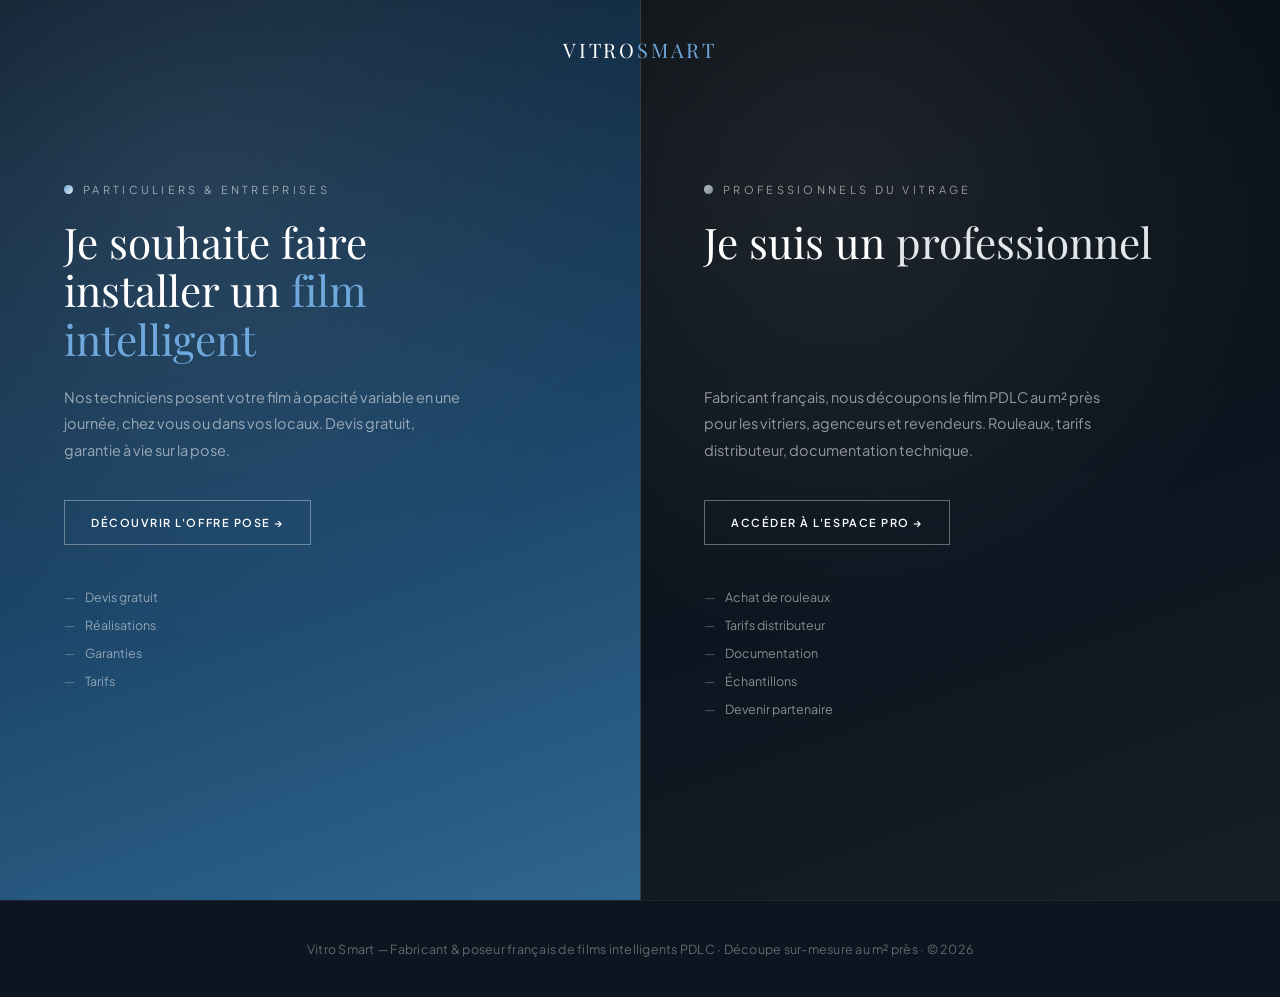
<file: index.html>
<!DOCTYPE html>
<html lang="fr">
<head>
<meta charset="UTF-8">
<meta name="viewport" content="width=device-width, initial-scale=1.0">
<title>Vitro Smart — Film intelligent PDLC : pose sur-mesure & vente aux professionnels</title>
<meta name="description" content="Vitro Smart conçoit et découpe des films intelligents PDLC au m² près. Faites installer un film chez vous par nos techniciens, ou approvisionnez-vous en rouleaux si vous êtes professionnel du vitrage.">
<link rel="canonical" href="https://www.vitrosmart.fr/">
<link rel="icon" type="image/x-icon" href="/favicon.ico">
<link rel="icon" type="image/png" sizes="32x32" href="/favicon-32x32.png">
<link rel="icon" type="image/png" sizes="16x16" href="/favicon-16x16.png">
<link rel="apple-touch-icon" sizes="180x180" href="/apple-touch-icon.png">
<link rel="icon" type="image/png" sizes="192x192" href="/android-chrome-192x192.png">
<link rel="icon" type="image/png" sizes="512x512" href="/android-chrome-512x512.png">
<link href="https://fonts.googleapis.com/css2?family=Playfair+Display:wght@400;500;600;700&family=Plus+Jakarta+Sans:wght@400;500;600;700&display=swap" rel="stylesheet">
<link rel="stylesheet" href="assets/css/style.css">
<style>
  body{background:var(--ink)}
  .gw-nav{position:absolute;top:0;left:0;right:0;z-index:20;display:flex;justify-content:center;padding:36px 0}
  .gw-nav .logo{color:#fff;font-size:20px}
  .gw-nav .logo em{color:var(--accent)}
  .gw-split{min-height:100vh;display:grid;grid-template-columns:1fr 1fr}
  .gw-panel{position:relative;min-height:100vh;display:flex;flex-direction:column;justify-content:center;padding:0 64px;text-decoration:none;overflow:hidden;transition:flex-grow .35s ease}
  .gw-panel.blue{background:linear-gradient(160deg,#0f2032 0%,#1c4568 55%,#2f6690 100%)}
  .gw-panel.dark{background:linear-gradient(160deg,#0a0f14 0%,#0c1620 60%,#161f27 100%)}
  .gw-panel::after{content:'';position:absolute;inset:0;background:radial-gradient(circle at 30% 20%,rgba(255,255,255,0.08),transparent 55%)}
  .gw-tag{position:relative;z-index:2;font-size:11px;letter-spacing:.3em;text-transform:uppercase;color:rgba(255,255,255,0.55);margin-bottom:22px;display:flex;align-items:center;gap:10px}
  .gw-swatch{width:9px;height:9px;border-radius:50%}
  .blue .gw-swatch{background:linear-gradient(135deg,var(--accent),var(--silver-lt))}
  .dark .gw-swatch{background:linear-gradient(135deg,var(--silver),var(--silver-dp))}
  .gw-title{position:relative;z-index:2;font-family:'Playfair Display',Georgia,serif;font-weight:400;font-size:clamp(30px,3.3vw,46px);line-height:1.15;color:#fff;max-width:460px;margin-bottom:20px;min-height:3.45em}
  .gw-title i{font-style:normal;color:var(--accent)}
  .dark .gw-title i{color:var(--silver-lt)}
  .gw-p{position:relative;z-index:2;font-size:14.5px;line-height:1.85;color:rgba(255,255,255,0.55);max-width:400px;margin-bottom:36px;min-height:5.55em}
  .gw-cta{position:relative;z-index:2;display:inline-flex;align-items:center;gap:10px;font-size:11px;letter-spacing:.14em;text-transform:uppercase;font-weight:600;color:#fff;text-decoration:none;border:1px solid rgba(255,255,255,0.35);padding:15px 26px;width:fit-content;margin-bottom:44px;transition:all .2s}
  .gw-panel{cursor:pointer}
  .blue .gw-cta:hover{background:linear-gradient(120deg,var(--accent),var(--silver-lt));color:var(--ink);border-color:transparent}
  .dark .gw-cta:hover{background:linear-gradient(120deg,var(--silver),var(--silver-lt));color:var(--ink);border-color:transparent}
  .gw-links{position:relative;z-index:2;list-style:none;display:flex;flex-direction:column;gap:12px;min-height:128px}
  .gw-links a{font-size:12.5px;color:rgba(255,255,255,0.5);text-decoration:none;display:flex;align-items:center;gap:10px;transition:color .2s}
  .gw-links a:hover{color:#fff}
  .gw-links a::before{content:'—';color:rgba(255,255,255,0.3)}
  .gw-divider{position:absolute;top:0;bottom:0;left:50%;width:1px;background:rgba(192,192,192,0.2);z-index:5}
  .gw-foot{position:relative;background:var(--ink);padding:40px 56px;text-align:center;border-top:1px solid rgba(192,192,192,0.1)}
  .gw-foot p{font-size:12.5px;color:rgba(255,255,255,0.35);letter-spacing:.02em}
  @media(max-width:900px){
    .gw-split{grid-template-columns:1fr}
    .gw-panel{padding:80px 28px;min-height:auto}
    .gw-divider{display:none}
    .gw-nav{padding:24px 0}
  }
</style>
</head>
<body>

<div class="gw-nav">
  <a class="logo" href="/">Vitro<em>Smart</em></a>
</div>

<div class="gw-split">
  <div class="gw-divider"></div>

  <div class="gw-panel blue" data-href="/particulier/">
    <span class="gw-tag"><span class="gw-swatch"></span>Particuliers & entreprises</span>
    <h1 class="gw-title">Je souhaite faire installer un <i>film intelligent</i></h1>
    <p class="gw-p">Nos techniciens posent votre film à opacité variable en une journée, chez vous ou dans vos locaux. Devis gratuit, garantie à vie sur la pose.</p>
    <a class="gw-cta" href="/particulier/">Découvrir l'offre pose →</a>
    <ul class="gw-links">
      <li><a href="/particulier/devis.html">Devis gratuit</a></li>
      <li><a href="/particulier/realisations.html">Réalisations</a></li>
      <li><a href="/particulier/garanties.html">Garanties</a></li>
      <li><a href="/particulier/tarifs.html">Tarifs</a></li>
    </ul>
  </div>

  <div class="gw-panel dark" data-href="/professionnel/">
    <span class="gw-tag"><span class="gw-swatch"></span>Professionnels du vitrage</span>
    <h1 class="gw-title">Je suis un <i>professionnel</i></h1>
    <p class="gw-p">Fabricant français, nous découpons le film PDLC au m² près pour les vitriers, agenceurs et revendeurs. Rouleaux, tarifs distributeur, documentation technique.</p>
    <a class="gw-cta" href="/professionnel/">Accéder à l'espace pro →</a>
    <ul class="gw-links">
      <li><a href="/professionnel/achat-rouleaux.html">Achat de rouleaux</a></li>
      <li><a href="/professionnel/tarifs-distributeur.html">Tarifs distributeur</a></li>
      <li><a href="/professionnel/documentation.html">Documentation</a></li>
      <li><a href="/professionnel/echantillons.html">Échantillons</a></li>
      <li><a href="/professionnel/devenir-partenaire.html">Devenir partenaire</a></li>
    </ul>
  </div>
</div>

<script>
document.querySelectorAll('.gw-panel').forEach(function(p){
  p.addEventListener('click', function(e){
    if(e.target.closest('a')) return;
    window.location.href = p.dataset.href;
  });
});
</script>

<div class="gw-foot">
  <p>Vitro Smart — Fabricant &amp; poseur français de films intelligents PDLC · Découpe sur-mesure au m² près · © 2026</p>
</div>

</body>
</html>
</file>
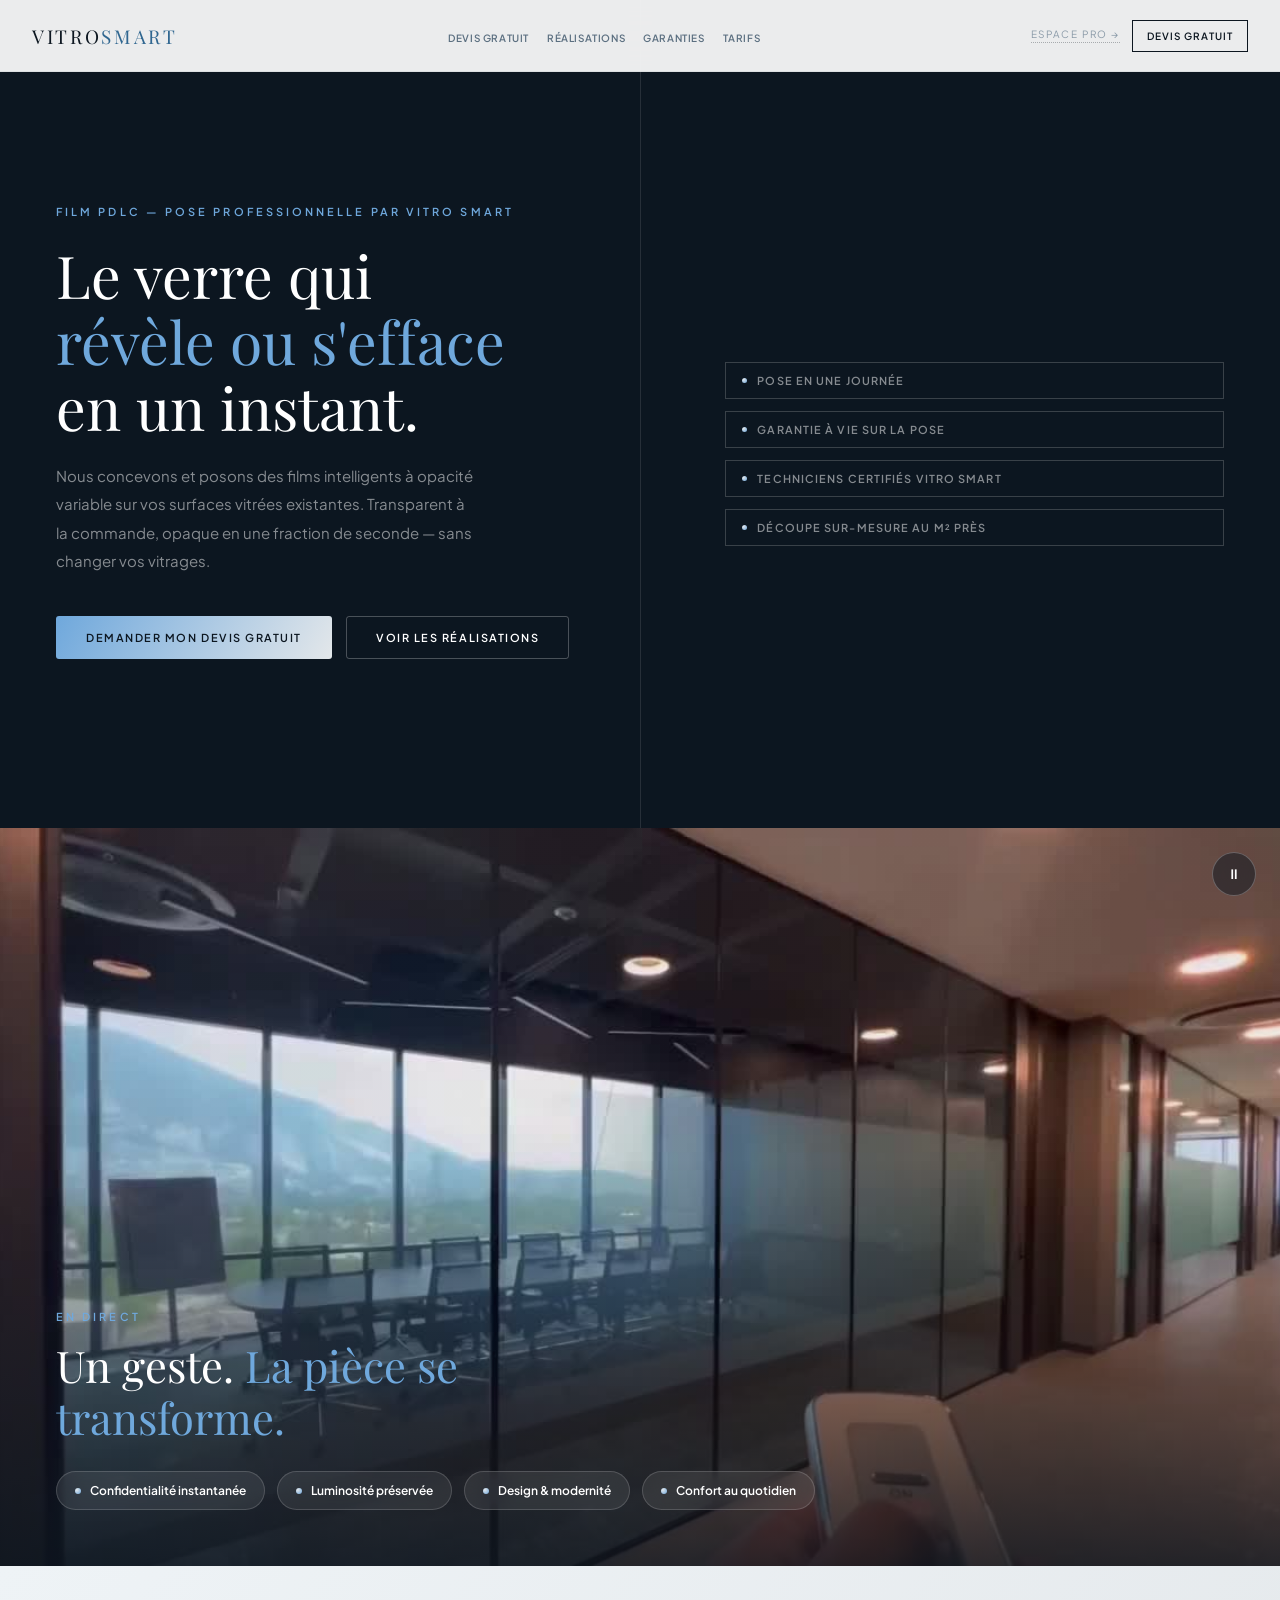
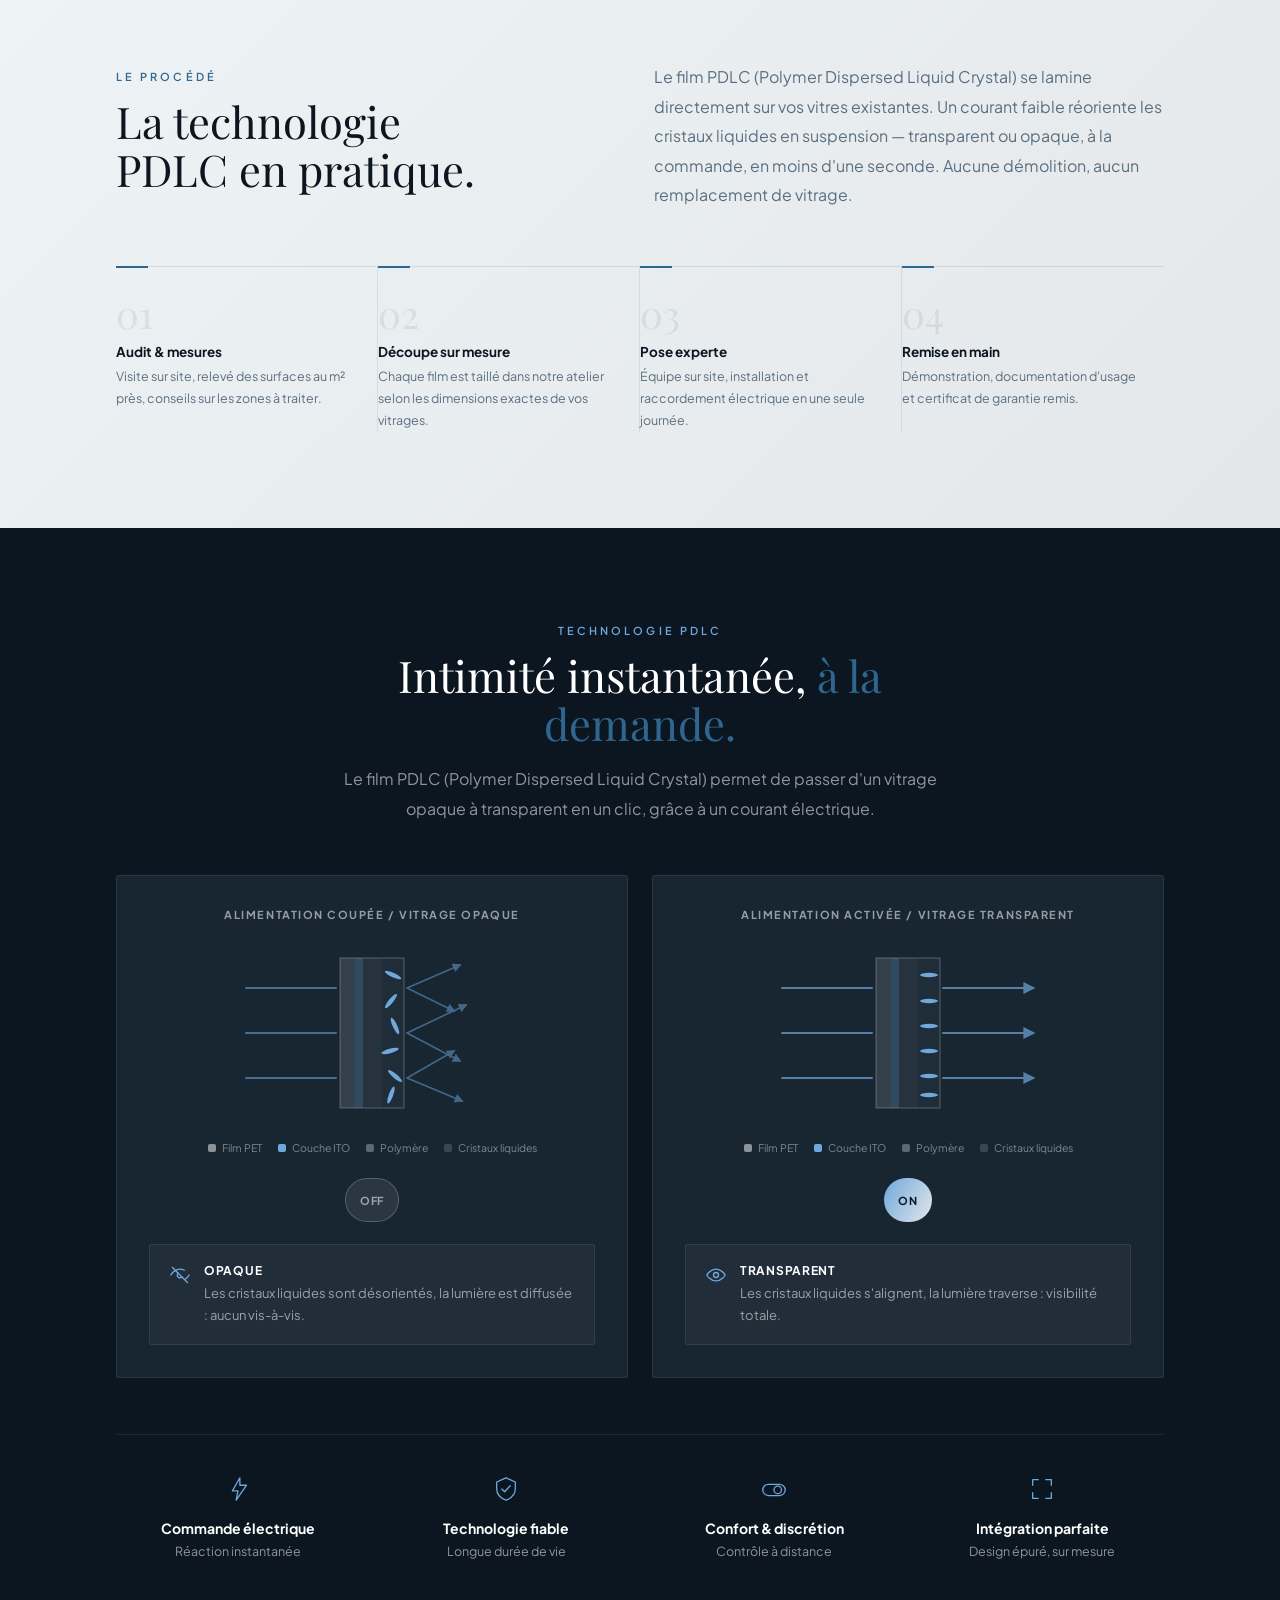
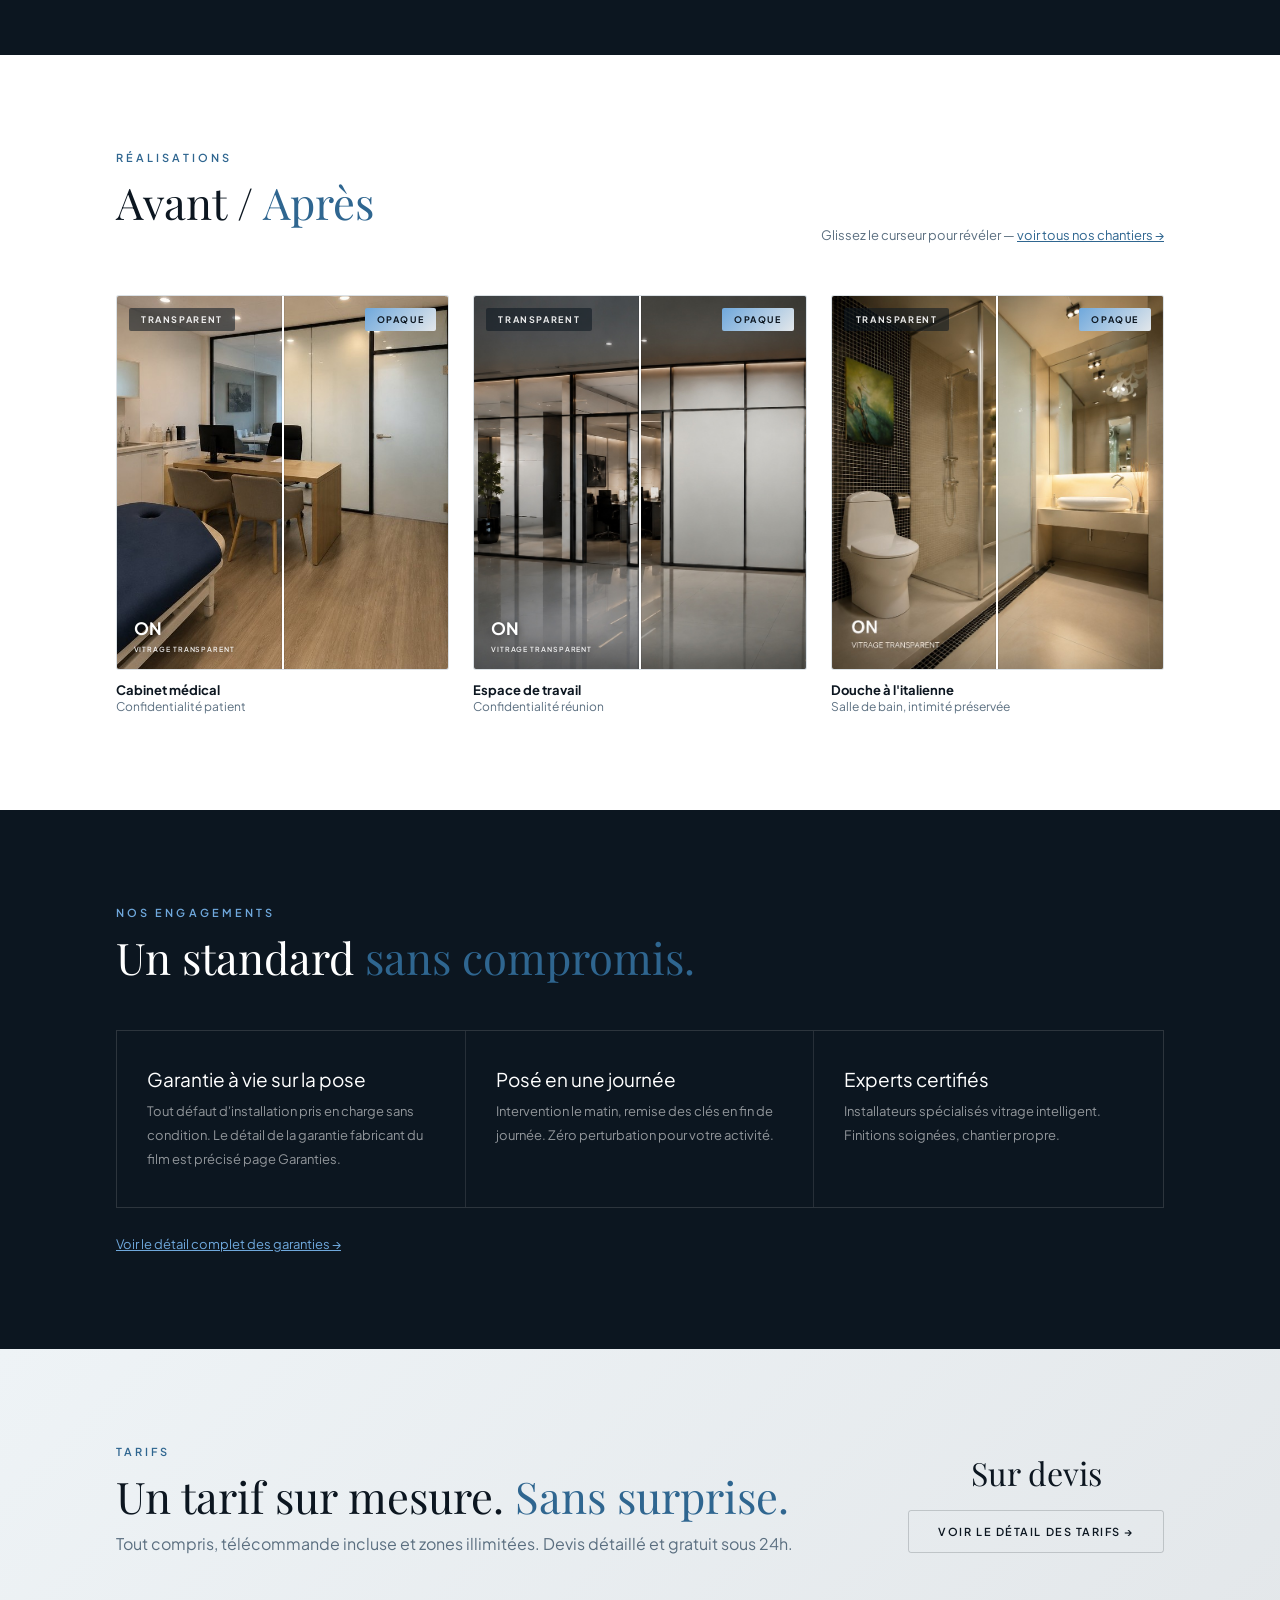
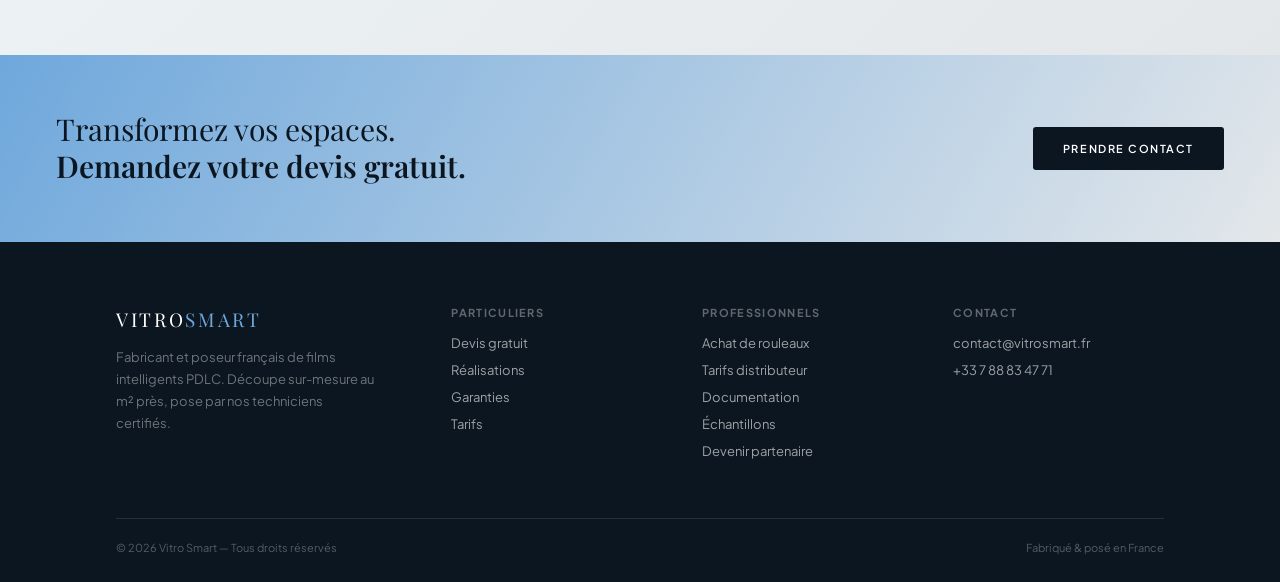
<file: particulier/index.html>
<!DOCTYPE html>
<html lang="fr">
<head>
<meta charset="UTF-8">
<meta name="viewport" content="width=device-width, initial-scale=1.0">
<title>Film intelligent PDLC posé chez vous — Devis gratuit | Vitro Smart</title>
<meta name="description" content="Vitro Smart installe des films intelligents PDLC à opacité variable pour particuliers et entreprises. Pose en 1 jour par nos techniciens, garantie à vie. Devis gratuit sous 24h.">
<link rel="canonical" href="https://www.vitrosmart.fr/particulier/">
<link rel="icon" type="image/x-icon" href="/favicon.ico">
<link rel="icon" type="image/png" sizes="32x32" href="/favicon-32x32.png">
<link rel="icon" type="image/png" sizes="16x16" href="/favicon-16x16.png">
<link rel="apple-touch-icon" sizes="180x180" href="/apple-touch-icon.png">
<link rel="icon" type="image/png" sizes="192x192" href="/android-chrome-192x192.png">
<link rel="icon" type="image/png" sizes="512x512" href="/android-chrome-512x512.png">
<link href="https://fonts.googleapis.com/css2?family=Playfair+Display:wght@400;500;600;700&family=Plus+Jakarta+Sans:wght@400;500;600;700&display=swap" rel="stylesheet">
<link rel="stylesheet" href="/assets/css/style.css">
<style>
  .p-hero{min-height:92vh;background:var(--ink);display:grid;grid-template-columns:1.1fr 0.9fr;align-items:center;padding:140px 56px 60px;gap:60px;position:relative;overflow:hidden}
  .p-hero::after{content:'';position:absolute;top:0;bottom:0;left:50%;width:1px;background:rgba(192,192,192,0.15)}
  .p-hero-tag{font-size:11px;letter-spacing:.28em;text-transform:uppercase;color:var(--accent);margin-bottom:24px;display:block;font-weight:600}
  .p-hero h1{font-size:clamp(38px,4.6vw,64px);font-weight:400;line-height:1.12;color:#fff;margin-bottom:22px}
  .p-hero h1 i{font-style:normal;color:var(--accent)}
  .p-hero-p{font-size:15px;color:rgba(255,255,255,0.5);line-height:1.9;max-width:420px;margin-bottom:40px}
  .p-hero-btns{display:flex;gap:14px;align-items:center;flex-wrap:wrap;margin-bottom:44px}
  .p-badges{display:flex;flex-direction:column;gap:12px}
  .p-badge{display:flex;align-items:center;gap:10px;padding:11px 16px;border:1px solid rgba(192,192,192,0.25)}
  .p-badge-dot{width:5px;height:5px;border-radius:50%;background:radial-gradient(circle at 30% 30%,var(--silver-lt),var(--accent))}
  .p-badge span{font-size:11px;letter-spacing:.1em;text-transform:uppercase;color:rgba(255,255,255,0.5);font-weight:600}
  .rea-preview{display:grid;grid-template-columns:repeat(3,1fr);gap:24px}
  .case-photo{width:100%;height:auto;display:block;border-radius:var(--radius);border:1px solid rgba(192,192,192,0.18)}
  .rea-card-link{display:block;text-decoration:none;color:inherit;margin-top:12px;font-size:13px}
  .rea-card-link:hover .n{color:var(--accent2)}
  .rea-card .n{font-weight:700;margin-bottom:2px;transition:color .2s}
  .rea-card .s{color:var(--muted);font-size:12px}
  .g3{display:grid;grid-template-columns:repeat(3,1fr);border:1px solid rgba(192,192,192,0.18)}
  .gcell{padding:36px 30px;border-right:1px solid rgba(192,192,192,0.15)}
  .gcell:last-child{border-right:none}
  .gtit{font-size:19px;color:#fff;margin-bottom:8px}
  .gdesc{font-size:13px;color:rgba(255,255,255,0.4);line-height:1.85}
  .tarif-teaser{display:flex;align-items:center;justify-content:space-between;gap:40px;flex-wrap:wrap}
  .tarif-teaser .amt{font-family:'Playfair Display',Georgia,serif;font-size:44px;font-weight:400}
  .tarif-teaser .amt span{font-size:14px;font-family:'Plus Jakarta Sans',sans-serif;color:var(--muted);font-weight:500}

  .vi{position:relative;width:100%;overflow:hidden;background:var(--ink);line-height:0;padding:0}
  .vi video{display:block;width:100%;height:82vh;min-height:420px;max-height:760px;object-fit:cover}
  .vi-overlay{position:absolute;inset:0;background:linear-gradient(180deg,rgba(12,22,32,0.05) 0%,rgba(12,22,32,0.05) 45%,rgba(12,22,32,0.85) 100%);display:flex;flex-direction:column;justify-content:flex-end;padding:56px}
  .vi-tag{font-size:11px;letter-spacing:.28em;text-transform:uppercase;color:var(--accent);font-weight:600;margin-bottom:16px;line-height:normal}
  .vi-title{font-family:'Playfair Display',Georgia,serif;font-weight:400;font-size:clamp(26px,3.4vw,44px);color:#fff;max-width:640px;margin-bottom:28px;line-height:1.2}
  .vi-title i{font-style:normal;color:var(--accent)}
  .vi-benefits{display:flex;gap:12px;flex-wrap:wrap;line-height:normal}
  .vi-chip{display:flex;align-items:center;gap:9px;padding:11px 18px;background:rgba(255,255,255,0.08);backdrop-filter:blur(10px);border:1px solid rgba(255,255,255,0.16);border-radius:30px;font-size:12px;color:#fff;font-weight:600}
  .vi-chip-dot{width:6px;height:6px;border-radius:50%;background:radial-gradient(circle at 30% 30%,var(--silver-lt),var(--accent));flex-shrink:0}
  @media(max-width:900px){
    .p-hero{grid-template-columns:1fr;padding:110px 20px 52px;gap:36px}.p-hero::after{display:none}
    .rea-preview{grid-template-columns:1fr}
    .g3{grid-template-columns:1fr}
    .gcell{border-right:none;border-bottom:1px solid rgba(192,192,192,0.15)}.gcell:last-child{border-bottom:none}
    .vi video{height:64vh}
    .vi-overlay{padding:28px 20px}
    .vi-benefits{gap:8px}
    .vi-chip{padding:9px 14px;font-size:11px}
  }
</style>
</head>
<body>

<nav class="site-nav">
  <a class="logo" href="/">Vitro<em>Smart</em></a>
  <ul class="nav-links">
    <li><a href="/particulier/devis.html">Devis gratuit</a></li>
    <li><a href="/particulier/realisations.html">Réalisations</a></li>
    <li><a href="/particulier/garanties.html">Garanties</a></li>
    <li><a href="/particulier/tarifs.html">Tarifs</a></li>
  </ul>
  <div class="nav-switch">
    <a class="nav-universe-tag" href="/professionnel/">Espace pro →</a>
    <a class="nav-cta" href="/particulier/devis.html">Devis gratuit</a>
  </div>
</nav>

<section class="p-hero">
  <div>
    <span class="p-hero-tag">Film PDLC — Pose professionnelle par Vitro Smart</span>
    <h1>Le verre qui<br><i>révèle ou s'efface</i><br>en un instant.</h1>
    <p class="p-hero-p">Nous concevons et posons des films intelligents à opacité variable sur vos surfaces vitrées existantes. Transparent à la commande, opaque en une fraction de seconde — sans changer vos vitrages.</p>
    <div class="p-hero-btns">
      <a class="btn btn-primary" href="/particulier/devis.html">Demander mon devis gratuit</a>
      <a class="btn btn-ghost on-dark" href="/particulier/realisations.html">Voir les réalisations</a>
    </div>
  </div>
  <div class="p-badges">
    <div class="p-badge"><div class="p-badge-dot"></div><span>Pose en une journée</span></div>
    <div class="p-badge"><div class="p-badge-dot"></div><span>Garantie à vie sur la pose</span></div>
    <div class="p-badge"><div class="p-badge-dot"></div><span>Techniciens certifiés Vitro Smart</span></div>
    <div class="p-badge"><div class="p-badge-dot"></div><span>Découpe sur-mesure au m² près</span></div>
  </div>
</section>

<section class="vi">
  <video id="vi-video" src="/assets/video/demo-bureau-vitre-hero.mp4" poster="/assets/video/poster-bureau-vitre-hero.jpg" autoplay muted loop playsinline preload="metadata"></video>
  <button class="vi-toggle" id="vi-toggle" type="button" aria-label="Mettre en pause la vidéo">⏸</button>
  <div class="vi-overlay">
    <span class="vi-tag">En direct</span>
    <h2 class="vi-title">Un geste. <i>La pièce se transforme.</i></h2>
    <div class="vi-benefits">
      <span class="vi-chip"><span class="vi-chip-dot"></span>Confidentialité instantanée</span>
      <span class="vi-chip"><span class="vi-chip-dot"></span>Luminosité préservée</span>
      <span class="vi-chip"><span class="vi-chip-dot"></span>Design &amp; modernité</span>
      <span class="vi-chip"><span class="vi-chip-dot"></span>Confort au quotidien</span>
    </div>
  </div>
</section>

<section class="bg-bone">
  <div class="wrap">
    <div class="grid grid-2" style="align-items:end;margin-bottom:56px">
      <div><p class="eyebrow">Le procédé</p><h2 class="sec-title">La technologie<br>PDLC en pratique.</h2></div>
      <p class="lede">Le film PDLC (Polymer Dispersed Liquid Crystal) se lamine directement sur vos vitres existantes. Un courant faible réoriente les cristaux liquides en suspension — transparent ou opaque, à la commande, en moins d'une seconde. Aucune démolition, aucun remplacement de vitrage.</p>
    </div>
    <div class="steps">
      <div class="step"><div class="step-n">01</div><div class="step-t">Audit &amp; mesures</div><p class="step-d">Visite sur site, relevé des surfaces au m² près, conseils sur les zones à traiter.</p></div>
      <div class="step"><div class="step-n">02</div><div class="step-t">Découpe sur mesure</div><p class="step-d">Chaque film est taillé dans notre atelier selon les dimensions exactes de vos vitrages.</p></div>
      <div class="step"><div class="step-n">03</div><div class="step-t">Pose experte</div><p class="step-d">Équipe sur site, installation et raccordement électrique en une seule journée.</p></div>
      <div class="step"><div class="step-n">04</div><div class="step-t">Remise en main</div><p class="step-d">Démonstration, documentation d'usage et certificat de garantie remis.</p></div>
    </div>
  </div>
</section>

<section class="bg-ink">
  <div class="wrap">
    <div class="pdlc-head">
      <p class="eyebrow on-dark">Technologie PDLC</p>
      <h2 class="sec-title">Intimité instantanée, <i>à la demande.</i></h2>
      <p class="lede">Le film PDLC (Polymer Dispersed Liquid Crystal) permet de passer d'un vitrage opaque à transparent en un clic, grâce à un courant électrique.</p>
    </div>

    <div class="pdlc-cols">
      <div class="pdlc-col">
        <p class="pdlc-col-t">Alimentation coupée / vitrage opaque</p>
        <svg class="pdlc-diagram" viewBox="0 0 280 180" role="img" aria-label="Coupe du film PDLC hors tension : cristaux liquides désorientés, lumière diffusée">
          <defs>
            <marker id="pdlcArrowOff" viewBox="0 0 10 10" refX="8" refY="5" markerWidth="6" markerHeight="6" orient="auto-start-reverse">
              <path d="M0,0 L10,5 L0,10 Z" fill="var(--accent)"/>
            </marker>
          </defs>
          <g stroke="var(--accent)" stroke-width="2" opacity="0.55" stroke-linecap="round">
            <line x1="14" y1="45" x2="104" y2="45"/>
            <line x1="14" y1="90" x2="104" y2="90"/>
            <line x1="14" y1="135" x2="104" y2="135"/>
          </g>
          <g>
            <rect x="108" y="15" width="15" height="150" fill="rgba(255,255,255,0.12)"/>
            <rect x="123" y="15" width="8" height="150" fill="var(--accent)" opacity="0.28"/>
            <rect x="131" y="15" width="19" height="150" fill="rgba(255,255,255,0.06)"/>
            <rect x="150" y="15" width="22" height="150" fill="rgba(255,255,255,0.03)"/>
            <rect x="108" y="15" width="64" height="150" fill="none" stroke="rgba(255,255,255,0.25)" stroke-width="1"/>
          </g>
          <g fill="var(--accent)">
            <ellipse cx="161" cy="32" rx="9" ry="2.2" transform="rotate(25 161 32)"/>
            <ellipse cx="159" cy="58" rx="9" ry="2.2" transform="rotate(-50 159 58)"/>
            <ellipse cx="163" cy="83" rx="9" ry="2.2" transform="rotate(65 163 83)"/>
            <ellipse cx="158" cy="108" rx="9" ry="2.2" transform="rotate(-15 158 108)"/>
            <ellipse cx="163" cy="133" rx="9" ry="2.2" transform="rotate(40 163 133)"/>
            <ellipse cx="159" cy="152" rx="9" ry="2.2" transform="rotate(-70 159 152)"/>
          </g>
          <g stroke="var(--accent)" stroke-width="1.5" opacity="0.5" stroke-linecap="round">
            <line x1="175" y1="45" x2="228" y2="22" marker-end="url(#pdlcArrowOff)"/>
            <line x1="175" y1="45" x2="222" y2="68" marker-end="url(#pdlcArrowOff)"/>
            <line x1="175" y1="90" x2="234" y2="62" marker-end="url(#pdlcArrowOff)"/>
            <line x1="175" y1="90" x2="228" y2="118" marker-end="url(#pdlcArrowOff)"/>
            <line x1="175" y1="135" x2="222" y2="108" marker-end="url(#pdlcArrowOff)"/>
            <line x1="175" y1="135" x2="230" y2="158" marker-end="url(#pdlcArrowOff)"/>
          </g>
        </svg>
        <div class="pdlc-legend">
          <span><i style="background:rgba(255,255,255,0.5)"></i>Film PET</span>
          <span><i style="background:var(--accent)"></i>Couche ITO</span>
          <span><i style="background:rgba(255,255,255,0.3)"></i>Polymère</span>
          <span><i style="background:rgba(255,255,255,0.15)"></i>Cristaux liquides</span>
        </div>
        <span class="pdlc-badge is-off">OFF</span>
        <div class="pdlc-info">
          <svg width="20" height="20" viewBox="0 0 24 24" fill="none" stroke="currentColor" stroke-width="1.6" stroke-linecap="round" stroke-linejoin="round"><path d="M1 12s4-7 11-7c2 0 3.7.5 5.2 1.3M23 12s-1.6 2.8-4.4 4.7M9.9 9.9a3 3 0 104.2 4.2"/><path d="M3 3l18 18"/></svg>
          <div>
            <div class="pdlc-info-t">Opaque</div>
            <p class="pdlc-info-d">Les cristaux liquides sont désorientés, la lumière est diffusée : aucun vis-à-vis.</p>
          </div>
        </div>
      </div>

      <div class="pdlc-col">
        <p class="pdlc-col-t">Alimentation activée / vitrage transparent</p>
        <svg class="pdlc-diagram" viewBox="0 0 280 180" role="img" aria-label="Coupe du film PDLC sous tension : cristaux liquides alignés, lumière transmise">
          <defs>
            <marker id="pdlcArrowOn" viewBox="0 0 10 10" refX="8" refY="5" markerWidth="6" markerHeight="6" orient="auto-start-reverse">
              <path d="M0,0 L10,5 L0,10 Z" fill="var(--accent)"/>
            </marker>
          </defs>
          <g stroke="var(--accent)" stroke-width="2" opacity="0.7" stroke-linecap="round">
            <line x1="14" y1="45" x2="104" y2="45"/>
            <line x1="14" y1="90" x2="104" y2="90"/>
            <line x1="14" y1="135" x2="104" y2="135"/>
          </g>
          <g>
            <rect x="108" y="15" width="15" height="150" fill="rgba(255,255,255,0.12)"/>
            <rect x="123" y="15" width="8" height="150" fill="var(--accent)" opacity="0.28"/>
            <rect x="131" y="15" width="19" height="150" fill="rgba(255,255,255,0.06)"/>
            <rect x="150" y="15" width="22" height="150" fill="rgba(255,255,255,0.03)"/>
            <rect x="108" y="15" width="64" height="150" fill="none" stroke="rgba(255,255,255,0.25)" stroke-width="1"/>
          </g>
          <g fill="var(--accent)">
            <ellipse cx="161" cy="32" rx="9" ry="2.2"/>
            <ellipse cx="161" cy="58" rx="9" ry="2.2"/>
            <ellipse cx="161" cy="83" rx="9" ry="2.2"/>
            <ellipse cx="161" cy="108" rx="9" ry="2.2"/>
            <ellipse cx="161" cy="133" rx="9" ry="2.2"/>
            <ellipse cx="161" cy="152" rx="9" ry="2.2"/>
          </g>
          <g stroke="var(--accent)" stroke-width="2" opacity="0.7" stroke-linecap="round">
            <line x1="175" y1="45" x2="265" y2="45" marker-end="url(#pdlcArrowOn)"/>
            <line x1="175" y1="90" x2="265" y2="90" marker-end="url(#pdlcArrowOn)"/>
            <line x1="175" y1="135" x2="265" y2="135" marker-end="url(#pdlcArrowOn)"/>
          </g>
        </svg>
        <div class="pdlc-legend">
          <span><i style="background:rgba(255,255,255,0.5)"></i>Film PET</span>
          <span><i style="background:var(--accent)"></i>Couche ITO</span>
          <span><i style="background:rgba(255,255,255,0.3)"></i>Polymère</span>
          <span><i style="background:rgba(255,255,255,0.15)"></i>Cristaux liquides</span>
        </div>
        <span class="pdlc-badge is-on">ON</span>
        <div class="pdlc-info">
          <svg width="20" height="20" viewBox="0 0 24 24" fill="none" stroke="currentColor" stroke-width="1.6" stroke-linecap="round" stroke-linejoin="round"><path d="M1 12s4-7 11-7 11 7 11 7-4 7-11 7-11-7-11-7z"/><circle cx="12" cy="12" r="3"/></svg>
          <div>
            <div class="pdlc-info-t">Transparent</div>
            <p class="pdlc-info-d">Les cristaux liquides s'alignent, la lumière traverse : visibilité totale.</p>
          </div>
        </div>
      </div>
    </div>

    <div class="pdlc-features">
      <div class="pdlc-feature">
        <svg width="28" height="28" viewBox="0 0 30 30" fill="none" stroke="currentColor" stroke-width="1.4" stroke-linecap="round" stroke-linejoin="round"><path d="M17 3 9 17h6l-2 10 11-16h-7z"/></svg>
        <div class="pdlc-feature-t">Commande électrique</div>
        <p class="pdlc-feature-d">Réaction instantanée</p>
      </div>
      <div class="pdlc-feature">
        <svg width="28" height="28" viewBox="0 0 30 30" fill="none" stroke="currentColor" stroke-width="1.4" stroke-linecap="round" stroke-linejoin="round"><path d="M15 3l10 4.5v7c0 7-4.5 10.5-10 12.5-5.5-2-10-5.5-10-12.5v-7z"/><path d="M10.5 15l3 3 6-6.5"/></svg>
        <div class="pdlc-feature-t">Technologie fiable</div>
        <p class="pdlc-feature-d">Longue durée de vie</p>
      </div>
      <div class="pdlc-feature">
        <svg width="28" height="28" viewBox="0 0 30 30" fill="none" stroke="currentColor" stroke-width="1.4" stroke-linecap="round" stroke-linejoin="round"><rect x="3" y="10" width="24" height="12" rx="6"/><circle cx="19" cy="16" r="4"/></svg>
        <div class="pdlc-feature-t">Confort &amp; discrétion</div>
        <p class="pdlc-feature-d">Contrôle à distance</p>
      </div>
      <div class="pdlc-feature">
        <svg width="28" height="28" viewBox="0 0 30 30" fill="none" stroke="currentColor" stroke-width="1.4" stroke-linecap="round" stroke-linejoin="round"><path d="M5 11V5h6"/><path d="M19 5h6v6"/><path d="M25 19v6h-6"/><path d="M11 25H5v-6"/></svg>
        <div class="pdlc-feature-t">Intégration parfaite</div>
        <p class="pdlc-feature-d">Design épuré, sur mesure</p>
      </div>
    </div>
  </div>
</section>

<section class="bg-white">
  <div class="wrap">
    <div class="grid grid-2" style="align-items:flex-end;margin-bottom:52px">
      <div><p class="eyebrow">Réalisations</p><h2 class="sec-title">Avant / <i>Après</i></h2></div>
      <p class="small-muted" style="text-align:right">Glissez le curseur pour révéler — <a href="/particulier/realisations.html" style="color:var(--accent2)">voir tous nos chantiers →</a></p>
    </div>
    <div class="rea-preview">
      <div class="rea-card">
        <div class="slider-wrap is-landscape">
          <div class="sl-before" style="background-image:url(/assets/img/cabinet-medical.jpg)">
            <div class="sl-state sl-state-l"><b>ON</b><span>Vitrage transparent</span></div>
          </div>
          <div class="sl-after" style="background-image:url(/assets/img/cabinet-medical.jpg)">
            <div class="sl-state sl-state-r"><b>OFF</b><span>Vitrage opaque</span></div>
          </div>
          <div class="sl-line"></div>
          <span class="sl-tag sl-l">Transparent</span><span class="sl-tag sl-r">Opaque</span>
        </div>
        <a href="/particulier/realisations.html" class="rea-card-link"><span class="n">Cabinet médical</span><br><span class="s">Confidentialité patient</span></a>
      </div>
      <div class="rea-card">
        <div class="slider-wrap is-landscape">
          <div class="sl-before" style="background-image:url(/assets/img/espace-travail.jpg);background-position:right top">
            <div class="sl-state sl-state-l"><b>ON</b><span>Vitrage transparent</span></div>
          </div>
          <div class="sl-after" style="background-image:url(/assets/img/espace-travail.jpg);background-position:left top">
            <div class="sl-state sl-state-r"><b>OFF</b><span>Vitrage opaque</span></div>
          </div>
          <div class="sl-line"></div>
          <span class="sl-tag sl-l">Transparent</span><span class="sl-tag sl-r">Opaque</span>
        </div>
        <a href="/particulier/realisations.html" class="rea-card-link"><span class="n">Espace de travail</span><br><span class="s">Confidentialité réunion</span></a>
      </div>
      <div class="rea-card">
        <div class="slider-wrap is-landscape">
          <div class="sl-before" style="background-image:url(/assets/img/salon-coiffure.jpg)"></div>
          <div class="sl-after" style="background-image:url(/assets/img/salon-coiffure.jpg)"></div>
          <div class="sl-line"></div>
          <span class="sl-tag sl-l">Transparent</span><span class="sl-tag sl-r">Opaque</span>
        </div>
        <a href="/particulier/realisations.html" class="rea-card-link"><span class="n">Douche à l'italienne</span><br><span class="s">Salle de bain, intimité préservée</span></a>
      </div>
    </div>
  </div>
</section>

<section class="bg-ink">
  <div class="wrap">
    <p class="eyebrow on-dark">Nos engagements</p>
    <h2 class="sec-title">Un standard <i>sans compromis.</i></h2>
    <div class="g3 mt-48">
      <div class="gcell"><div class="gtit">Garantie à vie sur la pose</div><p class="gdesc">Tout défaut d'installation pris en charge sans condition. Le détail de la garantie fabricant du film est précisé page Garanties.</p></div>
      <div class="gcell"><div class="gtit">Posé en une journée</div><p class="gdesc">Intervention le matin, remise des clés en fin de journée. Zéro perturbation pour votre activité.</p></div>
      <div class="gcell"><div class="gtit">Experts certifiés</div><p class="gdesc">Installateurs spécialisés vitrage intelligent. Finitions soignées, chantier propre.</p></div>
    </div>
    <p class="mt-24"><a href="/particulier/garanties.html" class="small-muted" style="color:var(--accent)">Voir le détail complet des garanties →</a></p>
  </div>
</section>

<section class="bg-bone">
  <div class="wrap">
    <div class="tarif-teaser">
      <div>
        <p class="eyebrow">Tarifs</p>
        <h2 class="sec-title" style="margin-bottom:8px">Un tarif sur mesure. <i>Sans surprise.</i></h2>
        <p class="lede">Tout compris, télécommande incluse et zones illimitées. Devis détaillé et gratuit sous 24h.</p>
      </div>
      <div class="center">
        <div class="amt" style="font-size:32px">Sur devis</div>
        <a class="btn btn-ghost mt-16" href="/particulier/tarifs.html">Voir le détail des tarifs →</a>
      </div>
    </div>
  </div>
</section>

<div class="cta-band">
  <div class="cta-t">Transformez vos espaces.<b>Demandez votre devis gratuit.</b></div>
  <a class="btn btn-dark" href="/particulier/devis.html">Prendre contact</a>
</div>

<footer>
  <div class="wrap">
    <div class="f-grid">
      <div>
        <a class="f-logo" href="/">Vitro<em>Smart</em></a>
        <p class="f-baseline">Fabricant et poseur français de films intelligents PDLC. Découpe sur-mesure au m² près, pose par nos techniciens certifiés.</p>
      </div>
      <div class="f-col">
        <p class="f-col-t">Particuliers</p>
        <a href="/particulier/devis.html">Devis gratuit</a>
        <a href="/particulier/realisations.html">Réalisations</a>
        <a href="/particulier/garanties.html">Garanties</a>
        <a href="/particulier/tarifs.html">Tarifs</a>
      </div>
      <div class="f-col">
        <p class="f-col-t">Professionnels</p>
        <a href="/professionnel/achat-rouleaux.html">Achat de rouleaux</a>
        <a href="/professionnel/tarifs-distributeur.html">Tarifs distributeur</a>
        <a href="/professionnel/documentation.html">Documentation</a>
        <a href="/professionnel/echantillons.html">Échantillons</a>
        <a href="/professionnel/devenir-partenaire.html">Devenir partenaire</a>
      </div>
      <div class="f-col">
        <p class="f-col-t">Contact</p>
        <a href="mailto:contact@vitrosmart.fr">contact@vitrosmart.fr</a>
        <a href="https://wa.me/33788834771" target="_blank" rel="noopener">+33 7 88 83 47 71</a>
      </div>
    </div>
    <div class="f-bottom">
      <p class="f-copy">© 2026 Vitro Smart — Tous droits réservés</p>
      <p class="f-copy">Fabriqué &amp; posé en France</p>
    </div>
  </div>
</footer>

<script src="/assets/js/main.js"></script>
</body>
</html>
</file>
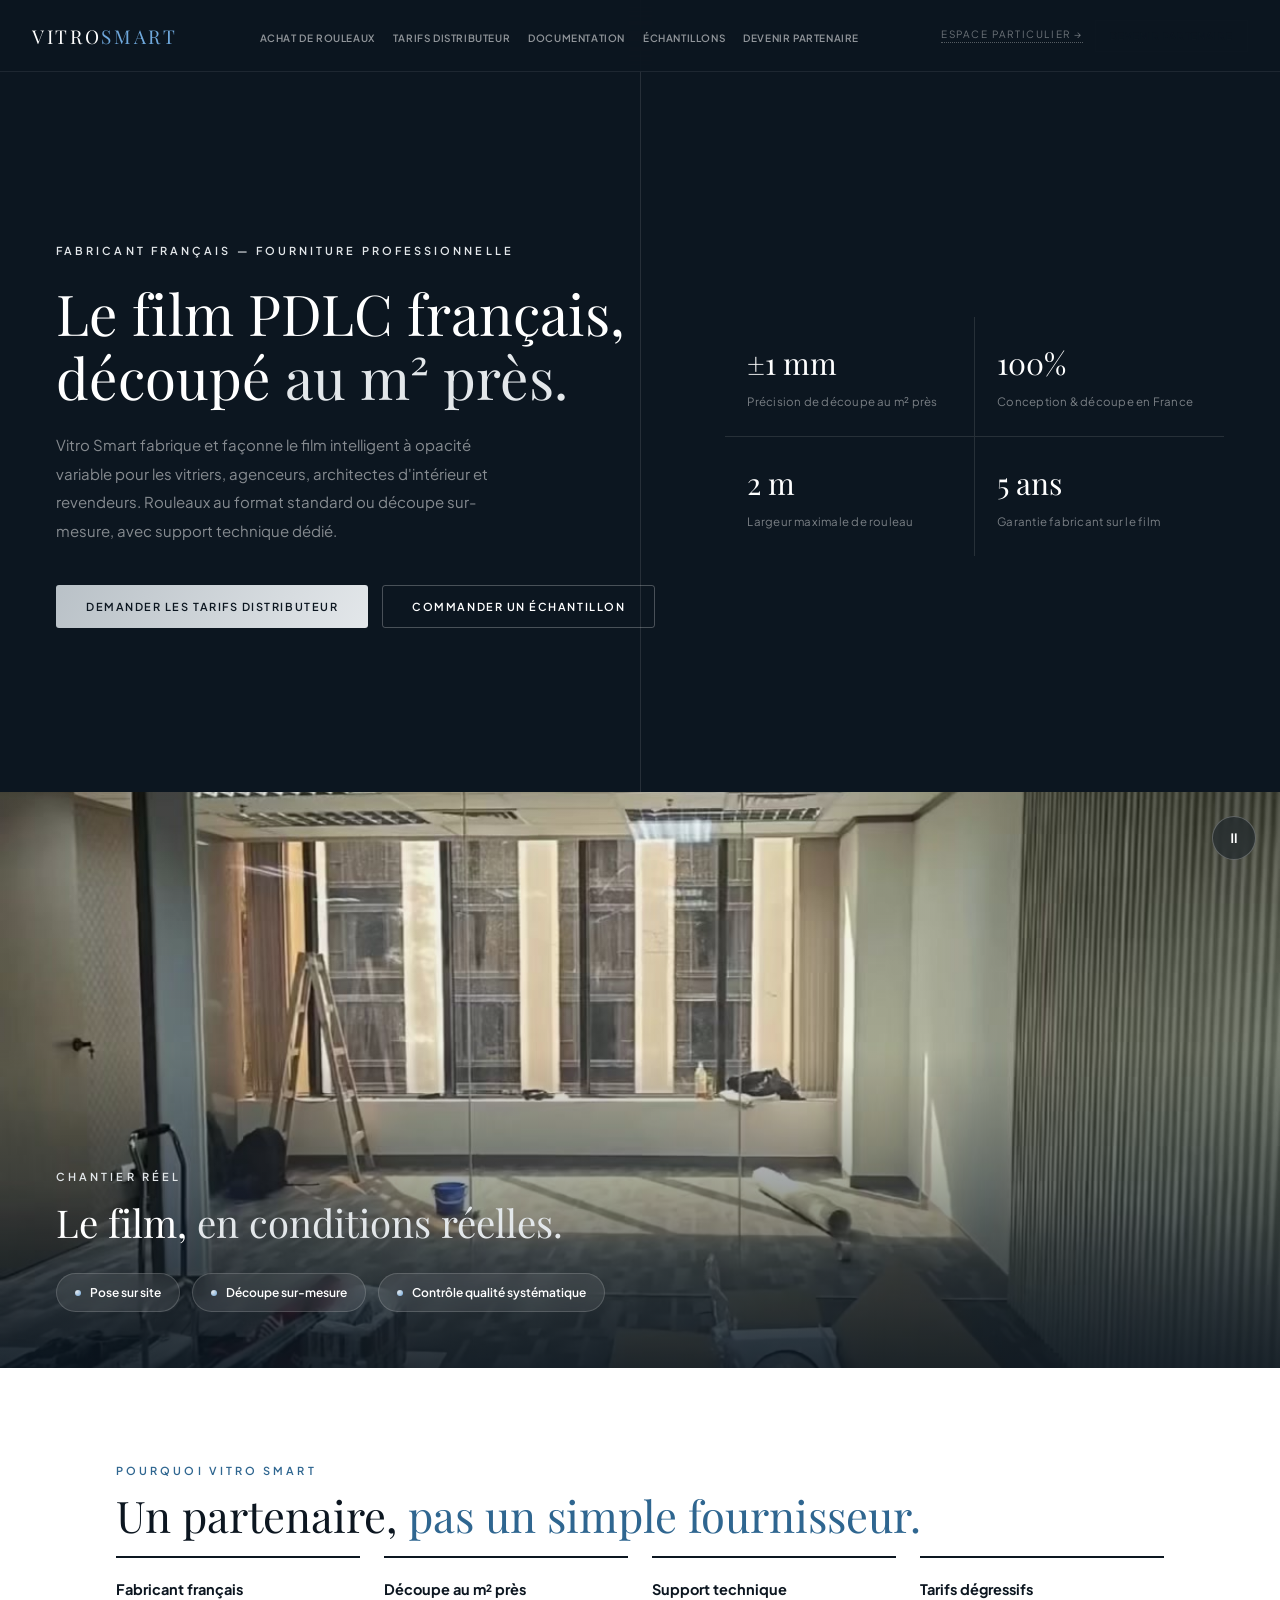
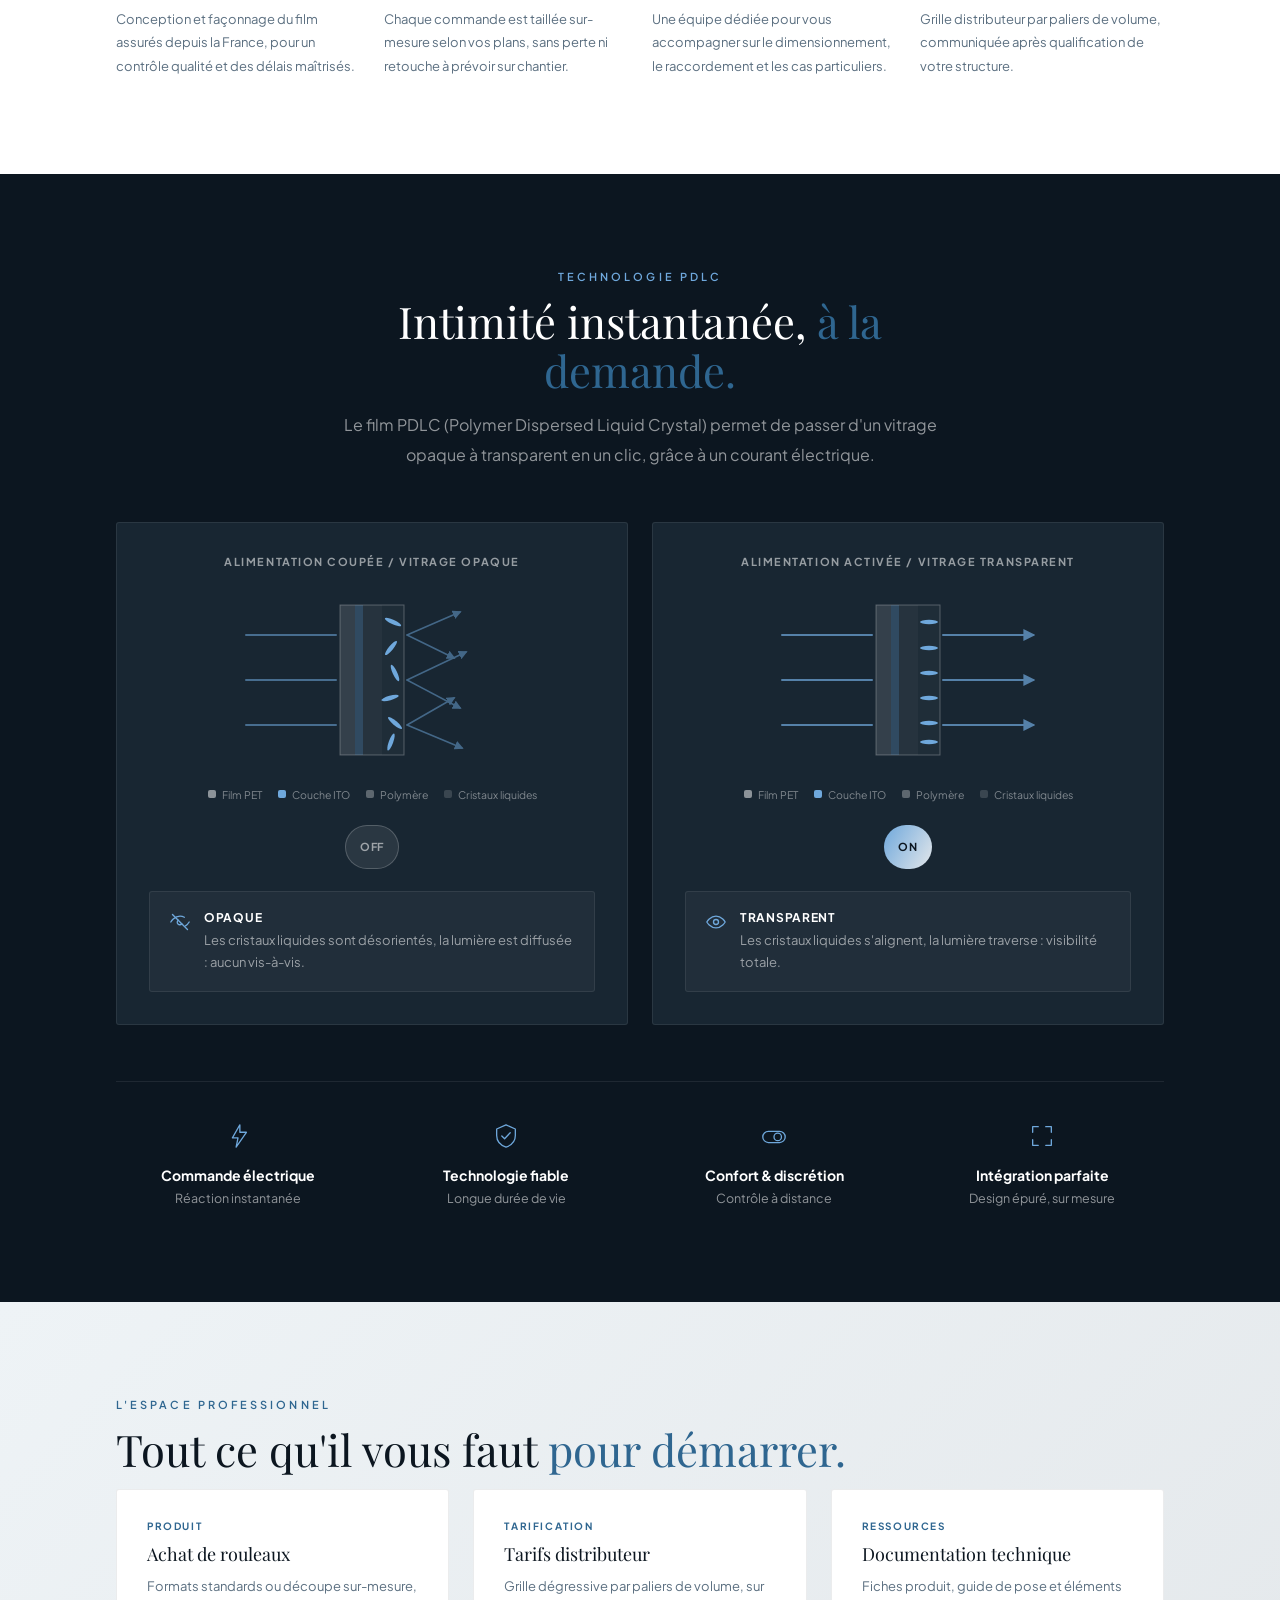
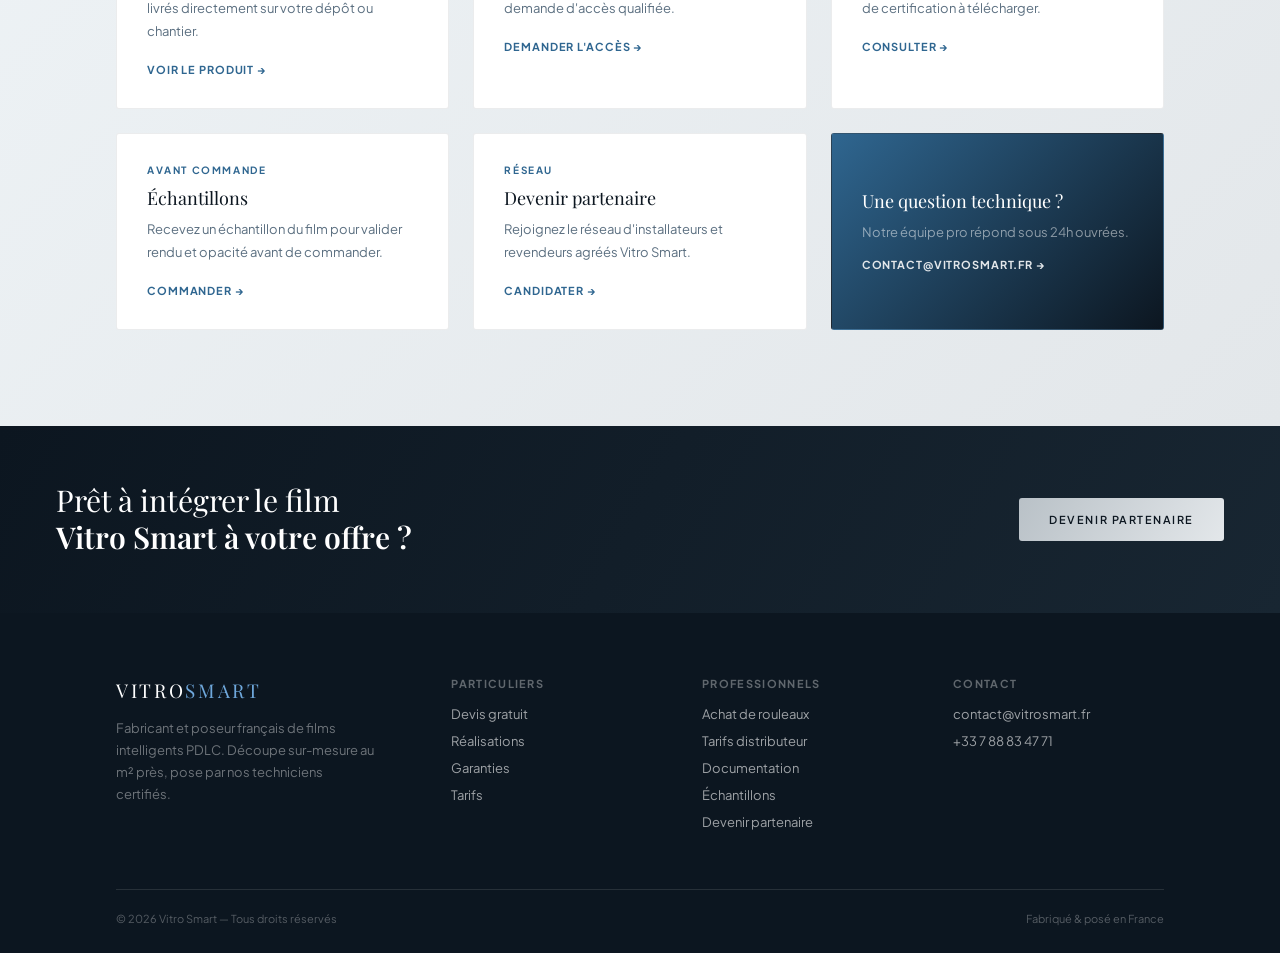
<file: professionnel/index.html>
<!DOCTYPE html>
<html lang="fr">
<head>
<meta charset="UTF-8">
<meta name="viewport" content="width=device-width, initial-scale=1.0">
<title>Fournisseur de film PDLC pour professionnels — Vitro Smart</title>
<meta name="description" content="Vitro Smart fabrique et découpe le film intelligent PDLC au m² près pour les vitriers, agenceurs et revendeurs. Rouleaux, tarifs distributeur, documentation technique et échantillons.">
<link rel="canonical" href="https://www.vitrosmart.fr/professionnel/">
<link rel="icon" type="image/x-icon" href="/favicon.ico">
<link rel="icon" type="image/png" sizes="32x32" href="/favicon-32x32.png">
<link rel="icon" type="image/png" sizes="16x16" href="/favicon-16x16.png">
<link rel="apple-touch-icon" sizes="180x180" href="/apple-touch-icon.png">
<link rel="icon" type="image/png" sizes="192x192" href="/android-chrome-192x192.png">
<link rel="icon" type="image/png" sizes="512x512" href="/android-chrome-512x512.png">
<link href="https://fonts.googleapis.com/css2?family=Playfair+Display:wght@400;500;600;700&family=Plus+Jakarta+Sans:wght@400;500;600;700&display=swap" rel="stylesheet">
<link rel="stylesheet" href="/assets/css/style.css">
<style>
  .pro-hero{min-height:88vh;background:var(--ink);display:grid;grid-template-columns:1.1fr 0.9fr;align-items:center;padding:140px 56px 60px;gap:60px;position:relative;overflow:hidden}
  .pro-hero::after{content:'';position:absolute;top:0;bottom:0;left:50%;width:1px;background:rgba(192,192,192,0.15)}
  .pro-hero-tag{font-size:11px;letter-spacing:.28em;text-transform:uppercase;color:var(--silver-lt);margin-bottom:24px;display:block;font-weight:600}
  .pro-hero h1{font-size:clamp(36px,4.4vw,58px);font-weight:400;line-height:1.14;color:#fff;margin-bottom:22px}
  .pro-hero h1 i{font-style:normal;color:var(--silver-lt)}
  .pro-hero-p{font-size:15px;color:rgba(255,255,255,0.5);line-height:1.9;max-width:440px;margin-bottom:40px}
  .pro-stats{display:grid;grid-template-columns:1fr 1fr;gap:1px;background:rgba(192,192,192,0.15)}
  .pro-stat{background:var(--ink);padding:26px 22px}
  .pro-stat b{display:block;font-family:'Playfair Display',Georgia,serif;font-size:30px;font-weight:400;color:#fff;margin-bottom:6px}
  .pro-stat span{font-size:11.5px;color:rgba(255,255,255,0.45);letter-spacing:.02em}
  .why-grid{display:grid;grid-template-columns:repeat(4,1fr);gap:24px}
  .why-card{border-top:2px solid var(--ink)}
  .why-card{padding-top:22px}
  .why-card b{display:block;font-size:14.5px;margin-bottom:10px}
  .why-card p{font-size:13px;color:var(--muted);line-height:1.8}
  .hub-grid{display:grid;grid-template-columns:repeat(3,1fr);gap:24px}
  .hub-card{background:var(--ink-soft);border:1px solid rgba(255,255,255,0.08);border-radius:var(--radius);padding:30px;text-decoration:none;color:#fff;display:block;transition:border-color .2s}
  .hub-card:hover{border-color:var(--silver)}
  .hub-card .k{font-size:10px;letter-spacing:.16em;text-transform:uppercase;color:var(--silver-lt);font-weight:700;margin-bottom:12px;display:block}
  .hub-card h3{font-size:18px;margin-bottom:10px;color:#fff}
  .hub-card p{font-size:13px;color:rgba(255,255,255,0.5);line-height:1.75;margin-bottom:14px}
  .hub-card .go{font-size:11px;letter-spacing:.08em;text-transform:uppercase;color:var(--silver-lt);font-weight:700}
  .vi{position:relative;width:100%;overflow:hidden;background:var(--ink);line-height:0;padding:0}
  .vi video{display:block;width:100%;height:64vh;min-height:360px;max-height:600px;object-fit:cover}
  .vi-overlay{position:absolute;inset:0;background:linear-gradient(180deg,rgba(12,22,32,0.05) 0%,rgba(12,22,32,0.05) 45%,rgba(12,22,32,0.85) 100%);display:flex;flex-direction:column;justify-content:flex-end;padding:56px}
  .vi-tag{font-size:11px;letter-spacing:.28em;text-transform:uppercase;color:var(--silver-lt);font-weight:600;margin-bottom:16px;line-height:normal}
  .vi-title{font-family:'Playfair Display',Georgia,serif;font-weight:400;font-size:clamp(24px,3vw,40px);color:#fff;max-width:640px;margin-bottom:28px;line-height:1.2}
  .vi-title i{font-style:normal;color:var(--silver-lt)}
  .vi-benefits{display:flex;gap:12px;flex-wrap:wrap;line-height:normal}
  .vi-chip{display:flex;align-items:center;gap:9px;padding:11px 18px;background:rgba(255,255,255,0.08);backdrop-filter:blur(10px);border:1px solid rgba(255,255,255,0.16);border-radius:30px;font-size:12px;color:#fff;font-weight:600}
  .vi-chip-dot{width:6px;height:6px;border-radius:50%;background:radial-gradient(circle at 30% 30%,var(--silver-lt),var(--accent));flex-shrink:0}
  @media(max-width:900px){
    .pro-hero{grid-template-columns:1fr;padding:110px 20px 52px;gap:36px}.pro-hero::after{display:none}
    .why-grid{grid-template-columns:1fr 1fr}
    .hub-grid{grid-template-columns:1fr}
    .vi video{height:52vh}
    .vi-overlay{padding:28px 20px}
    .vi-benefits{gap:8px}
    .vi-chip{padding:9px 14px;font-size:11px}
  }
</style>
</head>
<body>

<nav class="site-nav dark">
  <a class="logo" href="/">Vitro<em>Smart</em></a>
  <ul class="nav-links">
    <li><a href="/professionnel/achat-rouleaux.html">Achat de rouleaux</a></li>
    <li><a href="/professionnel/tarifs-distributeur.html">Tarifs distributeur</a></li>
    <li><a href="/professionnel/documentation.html">Documentation</a></li>
    <li><a href="/professionnel/echantillons.html">Échantillons</a></li>
    <li><a href="/professionnel/devenir-partenaire.html">Devenir partenaire</a></li>
  </ul>
  <div class="nav-switch">
    <a class="nav-universe-tag" href="/particulier/">Espace particulier →</a>
    <a class="nav-cta" href="/professionnel/devenir-partenaire.html">Devenir partenaire</a>
  </div>
</nav>

<section class="pro-hero">
  <div>
    <span class="pro-hero-tag">Fabricant français — Fourniture professionnelle</span>
    <h1>Le film PDLC français,<br>découpé <i>au m² près.</i></h1>
    <p class="pro-hero-p">Vitro Smart fabrique et façonne le film intelligent à opacité variable pour les vitriers, agenceurs, architectes d'intérieur et revendeurs. Rouleaux au format standard ou découpe sur-mesure, avec support technique dédié.</p>
    <div class="p-hero-btns" style="display:flex;gap:14px;flex-wrap:wrap">
      <a class="btn btn-silver" href="/professionnel/tarifs-distributeur.html">Demander les tarifs distributeur</a>
      <a class="btn btn-ghost on-dark" href="/professionnel/echantillons.html">Commander un échantillon</a>
    </div>
  </div>
  <div class="pro-stats">
    <div class="pro-stat"><b>±1 mm</b><span>Précision de découpe au m² près</span></div>
    <div class="pro-stat"><b>100%</b><span>Conception &amp; découpe en France</span></div>
    <div class="pro-stat"><b>2 m</b><span>Largeur maximale de rouleau</span></div>
    <div class="pro-stat"><b>5 ans</b><span>Garantie fabricant sur le film</span></div>
  </div>
</section>

<section class="vi">
  <video id="vi-video-pro" src="/assets/video/demo-chantier-pro.mp4" poster="/assets/video/poster-chantier-pro.jpg" autoplay muted loop playsinline preload="metadata">
    <source src="/assets/video/demo-chantier-pro.webm" type="video/webm">
    <source src="/assets/video/demo-chantier-pro.mp4" type="video/mp4">
  </video>
  <button class="vi-toggle" type="button" aria-label="Mettre en pause la vidéo">⏸</button>
  <div class="vi-overlay">
    <span class="vi-tag">Chantier réel</span>
    <h2 class="vi-title">Le film, <i>en conditions réelles.</i></h2>
    <div class="vi-benefits">
      <span class="vi-chip"><span class="vi-chip-dot"></span>Pose sur site</span>
      <span class="vi-chip"><span class="vi-chip-dot"></span>Découpe sur-mesure</span>
      <span class="vi-chip"><span class="vi-chip-dot"></span>Contrôle qualité systématique</span>
    </div>
  </div>
</section>

<section class="bg-white">
  <div class="wrap">
    <p class="eyebrow">Pourquoi Vitro Smart</p>
    <h2 class="sec-title mb-48">Un partenaire, <i>pas un simple fournisseur.</i></h2>
    <div class="why-grid">
      <div class="why-card"><b>Fabricant français</b><p>Conception et façonnage du film assurés depuis la France, pour un contrôle qualité et des délais maîtrisés.</p></div>
      <div class="why-card"><b>Découpe au m² près</b><p>Chaque commande est taillée sur-mesure selon vos plans, sans perte ni retouche à prévoir sur chantier.</p></div>
      <div class="why-card"><b>Support technique</b><p>Une équipe dédiée pour vous accompagner sur le dimensionnement, le raccordement et les cas particuliers.</p></div>
      <div class="why-card"><b>Tarifs dégressifs</b><p>Grille distributeur par paliers de volume, communiquée après qualification de votre structure.</p></div>
    </div>
  </div>
</section>

<section class="bg-ink">
  <div class="wrap">
    <div class="pdlc-head">
      <p class="eyebrow on-dark">Technologie PDLC</p>
      <h2 class="sec-title">Intimité instantanée, <i>à la demande.</i></h2>
      <p class="lede">Le film PDLC (Polymer Dispersed Liquid Crystal) permet de passer d'un vitrage opaque à transparent en un clic, grâce à un courant électrique.</p>
    </div>

    <div class="pdlc-cols">
      <div class="pdlc-col">
        <p class="pdlc-col-t">Alimentation coupée / vitrage opaque</p>
        <svg class="pdlc-diagram" viewBox="0 0 280 180" role="img" aria-label="Coupe du film PDLC hors tension : cristaux liquides désorientés, lumière diffusée">
          <defs>
            <marker id="pdlcArrowOffPro" viewBox="0 0 10 10" refX="8" refY="5" markerWidth="6" markerHeight="6" orient="auto-start-reverse">
              <path d="M0,0 L10,5 L0,10 Z" fill="var(--accent)"/>
            </marker>
          </defs>
          <g stroke="var(--accent)" stroke-width="2" opacity="0.55" stroke-linecap="round">
            <line x1="14" y1="45" x2="104" y2="45"/>
            <line x1="14" y1="90" x2="104" y2="90"/>
            <line x1="14" y1="135" x2="104" y2="135"/>
          </g>
          <g>
            <rect x="108" y="15" width="15" height="150" fill="rgba(255,255,255,0.12)"/>
            <rect x="123" y="15" width="8" height="150" fill="var(--accent)" opacity="0.28"/>
            <rect x="131" y="15" width="19" height="150" fill="rgba(255,255,255,0.06)"/>
            <rect x="150" y="15" width="22" height="150" fill="rgba(255,255,255,0.03)"/>
            <rect x="108" y="15" width="64" height="150" fill="none" stroke="rgba(255,255,255,0.25)" stroke-width="1"/>
          </g>
          <g fill="var(--accent)">
            <ellipse cx="161" cy="32" rx="9" ry="2.2" transform="rotate(25 161 32)"/>
            <ellipse cx="159" cy="58" rx="9" ry="2.2" transform="rotate(-50 159 58)"/>
            <ellipse cx="163" cy="83" rx="9" ry="2.2" transform="rotate(65 163 83)"/>
            <ellipse cx="158" cy="108" rx="9" ry="2.2" transform="rotate(-15 158 108)"/>
            <ellipse cx="163" cy="133" rx="9" ry="2.2" transform="rotate(40 163 133)"/>
            <ellipse cx="159" cy="152" rx="9" ry="2.2" transform="rotate(-70 159 152)"/>
          </g>
          <g stroke="var(--accent)" stroke-width="1.5" opacity="0.5" stroke-linecap="round">
            <line x1="175" y1="45" x2="228" y2="22" marker-end="url(#pdlcArrowOffPro)"/>
            <line x1="175" y1="45" x2="222" y2="68" marker-end="url(#pdlcArrowOffPro)"/>
            <line x1="175" y1="90" x2="234" y2="62" marker-end="url(#pdlcArrowOffPro)"/>
            <line x1="175" y1="90" x2="228" y2="118" marker-end="url(#pdlcArrowOffPro)"/>
            <line x1="175" y1="135" x2="222" y2="108" marker-end="url(#pdlcArrowOffPro)"/>
            <line x1="175" y1="135" x2="230" y2="158" marker-end="url(#pdlcArrowOffPro)"/>
          </g>
        </svg>
        <div class="pdlc-legend">
          <span><i style="background:rgba(255,255,255,0.5)"></i>Film PET</span>
          <span><i style="background:var(--accent)"></i>Couche ITO</span>
          <span><i style="background:rgba(255,255,255,0.3)"></i>Polymère</span>
          <span><i style="background:rgba(255,255,255,0.15)"></i>Cristaux liquides</span>
        </div>
        <span class="pdlc-badge is-off">OFF</span>
        <div class="pdlc-info">
          <svg width="20" height="20" viewBox="0 0 24 24" fill="none" stroke="currentColor" stroke-width="1.6" stroke-linecap="round" stroke-linejoin="round"><path d="M1 12s4-7 11-7c2 0 3.7.5 5.2 1.3M23 12s-1.6 2.8-4.4 4.7M9.9 9.9a3 3 0 104.2 4.2"/><path d="M3 3l18 18"/></svg>
          <div>
            <div class="pdlc-info-t">Opaque</div>
            <p class="pdlc-info-d">Les cristaux liquides sont désorientés, la lumière est diffusée : aucun vis-à-vis.</p>
          </div>
        </div>
      </div>

      <div class="pdlc-col">
        <p class="pdlc-col-t">Alimentation activée / vitrage transparent</p>
        <svg class="pdlc-diagram" viewBox="0 0 280 180" role="img" aria-label="Coupe du film PDLC sous tension : cristaux liquides alignés, lumière transmise">
          <defs>
            <marker id="pdlcArrowOnPro" viewBox="0 0 10 10" refX="8" refY="5" markerWidth="6" markerHeight="6" orient="auto-start-reverse">
              <path d="M0,0 L10,5 L0,10 Z" fill="var(--accent)"/>
            </marker>
          </defs>
          <g stroke="var(--accent)" stroke-width="2" opacity="0.7" stroke-linecap="round">
            <line x1="14" y1="45" x2="104" y2="45"/>
            <line x1="14" y1="90" x2="104" y2="90"/>
            <line x1="14" y1="135" x2="104" y2="135"/>
          </g>
          <g>
            <rect x="108" y="15" width="15" height="150" fill="rgba(255,255,255,0.12)"/>
            <rect x="123" y="15" width="8" height="150" fill="var(--accent)" opacity="0.28"/>
            <rect x="131" y="15" width="19" height="150" fill="rgba(255,255,255,0.06)"/>
            <rect x="150" y="15" width="22" height="150" fill="rgba(255,255,255,0.03)"/>
            <rect x="108" y="15" width="64" height="150" fill="none" stroke="rgba(255,255,255,0.25)" stroke-width="1"/>
          </g>
          <g fill="var(--accent)">
            <ellipse cx="161" cy="32" rx="9" ry="2.2"/>
            <ellipse cx="161" cy="58" rx="9" ry="2.2"/>
            <ellipse cx="161" cy="83" rx="9" ry="2.2"/>
            <ellipse cx="161" cy="108" rx="9" ry="2.2"/>
            <ellipse cx="161" cy="133" rx="9" ry="2.2"/>
            <ellipse cx="161" cy="152" rx="9" ry="2.2"/>
          </g>
          <g stroke="var(--accent)" stroke-width="2" opacity="0.7" stroke-linecap="round">
            <line x1="175" y1="45" x2="265" y2="45" marker-end="url(#pdlcArrowOnPro)"/>
            <line x1="175" y1="90" x2="265" y2="90" marker-end="url(#pdlcArrowOnPro)"/>
            <line x1="175" y1="135" x2="265" y2="135" marker-end="url(#pdlcArrowOnPro)"/>
          </g>
        </svg>
        <div class="pdlc-legend">
          <span><i style="background:rgba(255,255,255,0.5)"></i>Film PET</span>
          <span><i style="background:var(--accent)"></i>Couche ITO</span>
          <span><i style="background:rgba(255,255,255,0.3)"></i>Polymère</span>
          <span><i style="background:rgba(255,255,255,0.15)"></i>Cristaux liquides</span>
        </div>
        <span class="pdlc-badge is-on">ON</span>
        <div class="pdlc-info">
          <svg width="20" height="20" viewBox="0 0 24 24" fill="none" stroke="currentColor" stroke-width="1.6" stroke-linecap="round" stroke-linejoin="round"><path d="M1 12s4-7 11-7 11 7 11 7-4 7-11 7-11-7-11-7z"/><circle cx="12" cy="12" r="3"/></svg>
          <div>
            <div class="pdlc-info-t">Transparent</div>
            <p class="pdlc-info-d">Les cristaux liquides s'alignent, la lumière traverse : visibilité totale.</p>
          </div>
        </div>
      </div>
    </div>

    <div class="pdlc-features">
      <div class="pdlc-feature">
        <svg width="28" height="28" viewBox="0 0 30 30" fill="none" stroke="currentColor" stroke-width="1.4" stroke-linecap="round" stroke-linejoin="round"><path d="M17 3 9 17h6l-2 10 11-16h-7z"/></svg>
        <div class="pdlc-feature-t">Commande électrique</div>
        <p class="pdlc-feature-d">Réaction instantanée</p>
      </div>
      <div class="pdlc-feature">
        <svg width="28" height="28" viewBox="0 0 30 30" fill="none" stroke="currentColor" stroke-width="1.4" stroke-linecap="round" stroke-linejoin="round"><path d="M15 3l10 4.5v7c0 7-4.5 10.5-10 12.5-5.5-2-10-5.5-10-12.5v-7z"/><path d="M10.5 15l3 3 6-6.5"/></svg>
        <div class="pdlc-feature-t">Technologie fiable</div>
        <p class="pdlc-feature-d">Longue durée de vie</p>
      </div>
      <div class="pdlc-feature">
        <svg width="28" height="28" viewBox="0 0 30 30" fill="none" stroke="currentColor" stroke-width="1.4" stroke-linecap="round" stroke-linejoin="round"><rect x="3" y="10" width="24" height="12" rx="6"/><circle cx="19" cy="16" r="4"/></svg>
        <div class="pdlc-feature-t">Confort &amp; discrétion</div>
        <p class="pdlc-feature-d">Contrôle à distance</p>
      </div>
      <div class="pdlc-feature">
        <svg width="28" height="28" viewBox="0 0 30 30" fill="none" stroke="currentColor" stroke-width="1.4" stroke-linecap="round" stroke-linejoin="round"><path d="M5 11V5h6"/><path d="M19 5h6v6"/><path d="M25 19v6h-6"/><path d="M11 25H5v-6"/></svg>
        <div class="pdlc-feature-t">Intégration parfaite</div>
        <p class="pdlc-feature-d">Design épuré, sur mesure</p>
      </div>
    </div>
  </div>
</section>

<section class="bg-bone">
  <div class="wrap">
    <p class="eyebrow">L'espace professionnel</p>
    <h2 class="sec-title mb-48">Tout ce qu'il vous faut <i>pour démarrer.</i></h2>
    <div class="hub-grid">
      <a class="hub-card" href="/professionnel/achat-rouleaux.html" style="background:#fff;color:var(--ink);border-color:rgba(12,22,32,0.08)">
        <span class="k" style="color:var(--accent2)">Produit</span>
        <h3 style="color:var(--ink)">Achat de rouleaux</h3>
        <p style="color:var(--muted)">Formats standards ou découpe sur-mesure, livrés directement sur votre dépôt ou chantier.</p>
        <span class="go" style="color:var(--accent2)">Voir le produit →</span>
      </a>
      <a class="hub-card" href="/professionnel/tarifs-distributeur.html" style="background:#fff;color:var(--ink);border-color:rgba(12,22,32,0.08)">
        <span class="k" style="color:var(--accent2)">Tarification</span>
        <h3 style="color:var(--ink)">Tarifs distributeur</h3>
        <p style="color:var(--muted)">Grille dégressive par paliers de volume, sur demande d'accès qualifiée.</p>
        <span class="go" style="color:var(--accent2)">Demander l'accès →</span>
      </a>
      <a class="hub-card" href="/professionnel/documentation.html" style="background:#fff;color:var(--ink);border-color:rgba(12,22,32,0.08)">
        <span class="k" style="color:var(--accent2)">Ressources</span>
        <h3 style="color:var(--ink)">Documentation technique</h3>
        <p style="color:var(--muted)">Fiches produit, guide de pose et éléments de certification à télécharger.</p>
        <span class="go" style="color:var(--accent2)">Consulter →</span>
      </a>
      <a class="hub-card" href="/professionnel/echantillons.html" style="background:#fff;color:var(--ink);border-color:rgba(12,22,32,0.08)">
        <span class="k" style="color:var(--accent2)">Avant commande</span>
        <h3 style="color:var(--ink)">Échantillons</h3>
        <p style="color:var(--muted)">Recevez un échantillon du film pour valider rendu et opacité avant de commander.</p>
        <span class="go" style="color:var(--accent2)">Commander →</span>
      </a>
      <a class="hub-card" href="/professionnel/devenir-partenaire.html" style="background:#fff;color:var(--ink);border-color:rgba(12,22,32,0.08)">
        <span class="k" style="color:var(--accent2)">Réseau</span>
        <h3 style="color:var(--ink)">Devenir partenaire</h3>
        <p style="color:var(--muted)">Rejoignez le réseau d'installateurs et revendeurs agréés Vitro Smart.</p>
        <span class="go" style="color:var(--accent2)">Candidater →</span>
      </a>
      <div class="hub-card" style="background:linear-gradient(135deg,var(--accent2),var(--ink));display:flex;flex-direction:column;justify-content:center">
        <h3>Une question technique ?</h3>
        <p>Notre équipe pro répond sous 24h ouvrées.</p>
        <a class="go" style="text-decoration:none" href="mailto:contact@vitrosmart.fr">contact@vitrosmart.fr →</a>
      </div>
    </div>
  </div>
</section>

<div class="cta-band dark">
  <div class="cta-t">Prêt à intégrer le film<b>Vitro Smart à votre offre ?</b></div>
  <a class="btn btn-silver" href="/professionnel/devenir-partenaire.html">Devenir partenaire</a>
</div>

<footer>
  <div class="wrap">
    <div class="f-grid">
      <div>
        <a class="f-logo" href="/">Vitro<em>Smart</em></a>
        <p class="f-baseline">Fabricant et poseur français de films intelligents PDLC. Découpe sur-mesure au m² près, pose par nos techniciens certifiés.</p>
      </div>
      <div class="f-col">
        <p class="f-col-t">Particuliers</p>
        <a href="/particulier/devis.html">Devis gratuit</a>
        <a href="/particulier/realisations.html">Réalisations</a>
        <a href="/particulier/garanties.html">Garanties</a>
        <a href="/particulier/tarifs.html">Tarifs</a>
      </div>
      <div class="f-col">
        <p class="f-col-t">Professionnels</p>
        <a href="/professionnel/achat-rouleaux.html">Achat de rouleaux</a>
        <a href="/professionnel/tarifs-distributeur.html">Tarifs distributeur</a>
        <a href="/professionnel/documentation.html">Documentation</a>
        <a href="/professionnel/echantillons.html">Échantillons</a>
        <a href="/professionnel/devenir-partenaire.html">Devenir partenaire</a>
      </div>
      <div class="f-col">
        <p class="f-col-t">Contact</p>
        <a href="mailto:contact@vitrosmart.fr">contact@vitrosmart.fr</a>
        <a href="https://wa.me/33788834771" target="_blank" rel="noopener">+33 7 88 83 47 71</a>
      </div>
    </div>
    <div class="f-bottom">
      <p class="f-copy">© 2026 Vitro Smart — Tous droits réservés</p>
      <p class="f-copy">Fabriqué &amp; posé en France</p>
    </div>
  </div>
</footer>

<script src="/assets/js/main.js"></script>
</body>
</html>
</file>
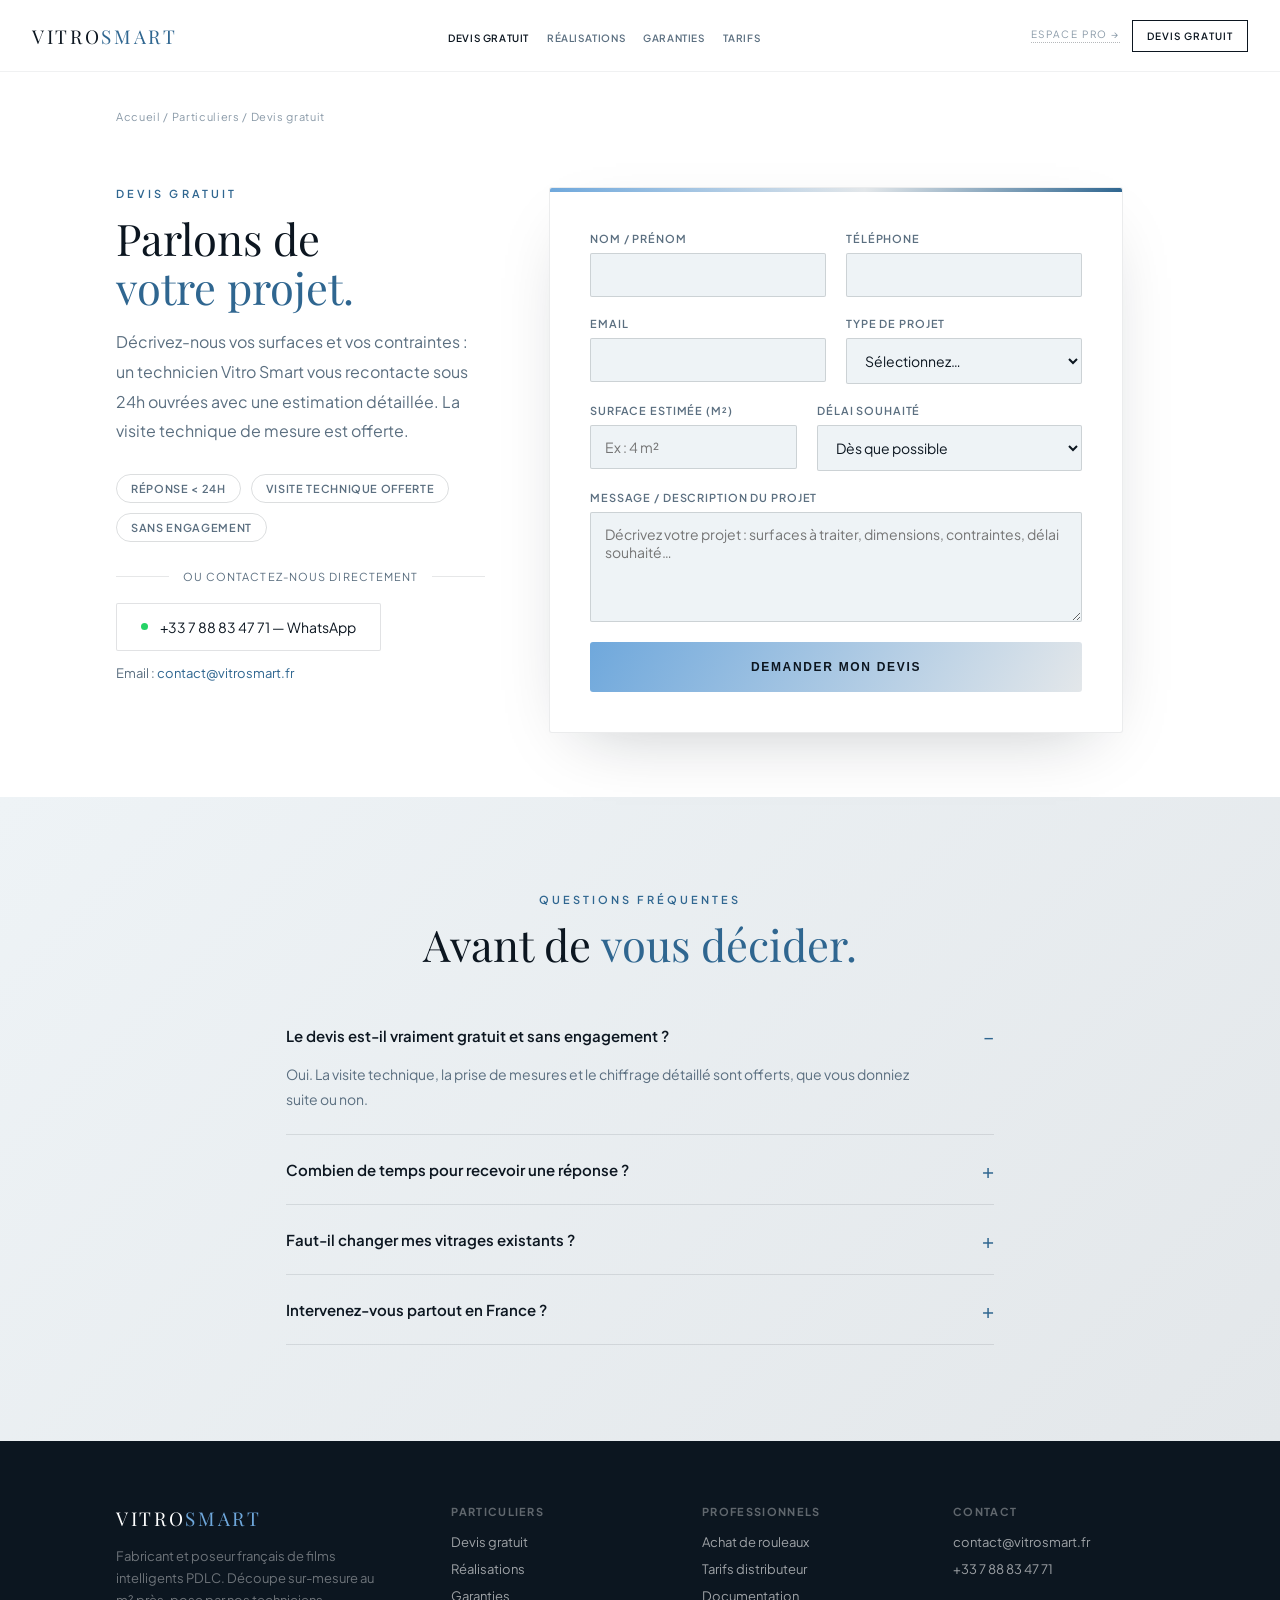
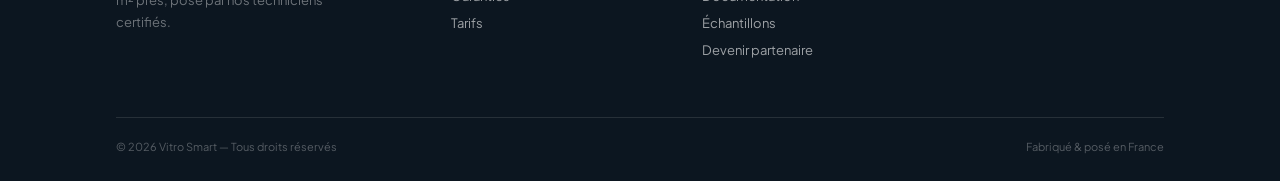
<file: particulier/devis.html>
<!DOCTYPE html>
<html lang="fr">
<head>
<meta charset="UTF-8">
<meta name="viewport" content="width=device-width, initial-scale=1.0">
<title>Devis gratuit film intelligent PDLC | Vitro Smart</title>
<meta name="description" content="Demandez votre devis gratuit pour la pose d'un film intelligent PDLC. Réponse sous 24h, visite technique offerte, sans engagement.">
<link rel="canonical" href="https://www.vitrosmart.fr/particulier/devis.html">
<link rel="icon" type="image/x-icon" href="/favicon.ico">
<link rel="icon" type="image/png" sizes="32x32" href="/favicon-32x32.png">
<link rel="icon" type="image/png" sizes="16x16" href="/favicon-16x16.png">
<link rel="apple-touch-icon" sizes="180x180" href="/apple-touch-icon.png">
<link rel="icon" type="image/png" sizes="192x192" href="/android-chrome-192x192.png">
<link rel="icon" type="image/png" sizes="512x512" href="/android-chrome-512x512.png">
<link href="https://fonts.googleapis.com/css2?family=Playfair+Display:wght@400;500;600;700&family=Plus+Jakarta+Sans:wght@400;500;600;700&display=swap" rel="stylesheet">
<link rel="stylesheet" href="/assets/css/style.css">
<style>
  .devis-layout{display:grid;grid-template-columns:0.9fr 1.1fr;gap:64px;align-items:start}
  .devis-side .tag-row{margin-top:28px}
  .c-alt{display:flex;align-items:center;gap:14px;margin:28px 0 20px;font-size:11px;letter-spacing:.1em;text-transform:uppercase;color:var(--muted)}
  .c-alt-line{flex:1;height:1px;background:rgba(12,22,32,0.1)}
  .wa-link{display:inline-flex;align-items:center;gap:12px;padding:14px 24px;border:1px solid rgba(12,22,32,0.12);background:#fff;text-decoration:none;color:var(--ink);font-size:14px;border-radius:2px}
  .wa-link:hover{border-color:var(--accent2)}
  .wa-dot{width:7px;height:7px;border-radius:50%;background:#25D366;flex-shrink:0}
  .c-email{margin-top:14px;font-size:13px;color:var(--muted)}
  .c-email a{color:var(--accent2);text-decoration:none}
  @media(max-width:900px){.devis-layout{grid-template-columns:1fr}}
</style>
</head>
<body>

<nav class="site-nav">
  <a class="logo" href="/">Vitro<em>Smart</em></a>
  <ul class="nav-links">
    <li><a href="/particulier/devis.html" class="is-active">Devis gratuit</a></li>
    <li><a href="/particulier/realisations.html">Réalisations</a></li>
    <li><a href="/particulier/garanties.html">Garanties</a></li>
    <li><a href="/particulier/tarifs.html">Tarifs</a></li>
  </ul>
  <div class="nav-switch">
    <a class="nav-universe-tag" href="/professionnel/">Espace pro →</a>
    <a class="nav-cta" href="/particulier/devis.html">Devis gratuit</a>
  </div>
</nav>

<p class="crumb"><a href="/">Accueil</a> / <a href="/particulier/">Particuliers</a> / Devis gratuit</p>

<section class="section-tight bg-white">
  <div class="wrap">
    <div class="devis-layout">
      <div class="devis-side">
        <p class="eyebrow">Devis gratuit</p>
        <h1 class="sec-title">Parlons de<br><i>votre projet.</i></h1>
        <p class="lede">Décrivez-nous vos surfaces et vos contraintes : un technicien Vitro Smart vous recontacte sous 24h ouvrées avec une estimation détaillée. La visite technique de mesure est offerte.</p>
        <div class="tag-row">
          <span class="tag">Réponse &lt; 24h</span>
          <span class="tag">Visite technique offerte</span>
          <span class="tag">Sans engagement</span>
        </div>

        <div class="c-alt"><span class="c-alt-line"></span><span>ou contactez-nous directement</span><span class="c-alt-line"></span></div>
        <a class="wa-link" href="https://wa.me/33788834771" target="_blank" rel="noopener"><div class="wa-dot"></div>+33 7 88 83 47 71 — WhatsApp</a>
        <p class="c-email">Email : <a href="mailto:contact@vitrosmart.fr">contact@vitrosmart.fr</a></p>
      </div>

      <div>
        <form name="devis" method="POST" data-netlify="true" netlify-honeypot="bot-field" data-netlify-ajax data-success-target="devis-success" id="devis-form" class="site-form">
          <input type="hidden" name="form-name" value="devis">
          <p hidden><label>Ne pas remplir si vous êtes humain : <input name="bot-field"></label></p>

          <div class="f-row">
            <div class="f-field">
              <label for="df-nom">Nom / Prénom</label>
              <input type="text" id="df-nom" name="nom" required>
            </div>
            <div class="f-field">
              <label for="df-tel">Téléphone</label>
              <input type="tel" id="df-tel" name="telephone" required>
            </div>
          </div>

          <div class="f-row">
            <div class="f-field">
              <label for="df-email">Email</label>
              <input type="email" id="df-email" name="email" required>
            </div>
            <div class="f-field">
              <label for="df-type">Type de projet</label>
              <select id="df-type" name="type_projet" required>
                <option value="" disabled selected>Sélectionnez…</option>
                <option value="Résidentiel">Résidentiel</option>
                <option value="Professionnel">Professionnel</option>
                <option value="Autre">Autre</option>
              </select>
            </div>
          </div>

          <div class="f-row">
            <div class="f-field">
              <label for="df-surface">Surface estimée (m²)</label>
              <input type="text" id="df-surface" name="surface" placeholder="Ex : 4 m²">
            </div>
            <div class="f-field">
              <label for="df-delai">Délai souhaité</label>
              <select id="df-delai" name="delai">
                <option value="Dès que possible">Dès que possible</option>
                <option value="Sous 1 mois">Sous 1 mois</option>
                <option value="Sous 3 mois">Sous 3 mois</option>
                <option value="Simple étude">Simple étude, pas de délai précis</option>
              </select>
            </div>
          </div>

          <div class="f-row">
            <div class="f-field full">
              <label for="df-msg">Message / description du projet</label>
              <textarea id="df-msg" name="message" placeholder="Décrivez votre projet : surfaces à traiter, dimensions, contraintes, délai souhaité…"></textarea>
            </div>
          </div>

          <button type="submit" class="btn btn-primary btn-block btn-lg">Demander mon devis</button>
        </form>
        <p id="devis-success" class="form-success" hidden>Merci ! Votre demande a bien été envoyée — un technicien Vitro Smart vous recontacte sous 24h.</p>
      </div>
    </div>
  </div>
</section>

<section class="bg-bone">
  <div class="wrap-nrw">
    <p class="eyebrow center">Questions fréquentes</p>
    <h2 class="sec-title center mb-32">Avant de <i>vous décider.</i></h2>
    <div class="faq">
      <details open>
        <summary>Le devis est-il vraiment gratuit et sans engagement ?</summary>
        <p>Oui. La visite technique, la prise de mesures et le chiffrage détaillé sont offerts, que vous donniez suite ou non.</p>
      </details>
      <details>
        <summary>Combien de temps pour recevoir une réponse ?</summary>
        <p>Nous revenons vers vous sous 24h ouvrées pour planifier une visite ou affiner votre besoin par téléphone.</p>
      </details>
      <details>
        <summary>Faut-il changer mes vitrages existants ?</summary>
        <p>Non, dans la grande majorité des cas le film se pose directement sur vos vitrages en place. Nos techniciens valident la faisabilité lors de la visite.</p>
      </details>
      <details>
        <summary>Intervenez-vous partout en France ?</summary>
        <p>Nos équipes interviennent sur l'ensemble du territoire pour les projets professionnels ; pour les particuliers, précisez votre code postal dans le message, nous vous confirmerons la faisabilité.</p>
      </details>
    </div>
  </div>
</section>

<footer>
  <div class="wrap">
    <div class="f-grid">
      <div>
        <a class="f-logo" href="/">Vitro<em>Smart</em></a>
        <p class="f-baseline">Fabricant et poseur français de films intelligents PDLC. Découpe sur-mesure au m² près, pose par nos techniciens certifiés.</p>
      </div>
      <div class="f-col">
        <p class="f-col-t">Particuliers</p>
        <a href="/particulier/devis.html">Devis gratuit</a>
        <a href="/particulier/realisations.html">Réalisations</a>
        <a href="/particulier/garanties.html">Garanties</a>
        <a href="/particulier/tarifs.html">Tarifs</a>
      </div>
      <div class="f-col">
        <p class="f-col-t">Professionnels</p>
        <a href="/professionnel/achat-rouleaux.html">Achat de rouleaux</a>
        <a href="/professionnel/tarifs-distributeur.html">Tarifs distributeur</a>
        <a href="/professionnel/documentation.html">Documentation</a>
        <a href="/professionnel/echantillons.html">Échantillons</a>
        <a href="/professionnel/devenir-partenaire.html">Devenir partenaire</a>
      </div>
      <div class="f-col">
        <p class="f-col-t">Contact</p>
        <a href="mailto:contact@vitrosmart.fr">contact@vitrosmart.fr</a>
        <a href="https://wa.me/33788834771" target="_blank" rel="noopener">+33 7 88 83 47 71</a>
      </div>
    </div>
    <div class="f-bottom">
      <p class="f-copy">© 2026 Vitro Smart — Tous droits réservés</p>
      <p class="f-copy">Fabriqué &amp; posé en France</p>
    </div>
  </div>
</footer>

<script src="/assets/js/main.js"></script>
</body>
</html>
</file>
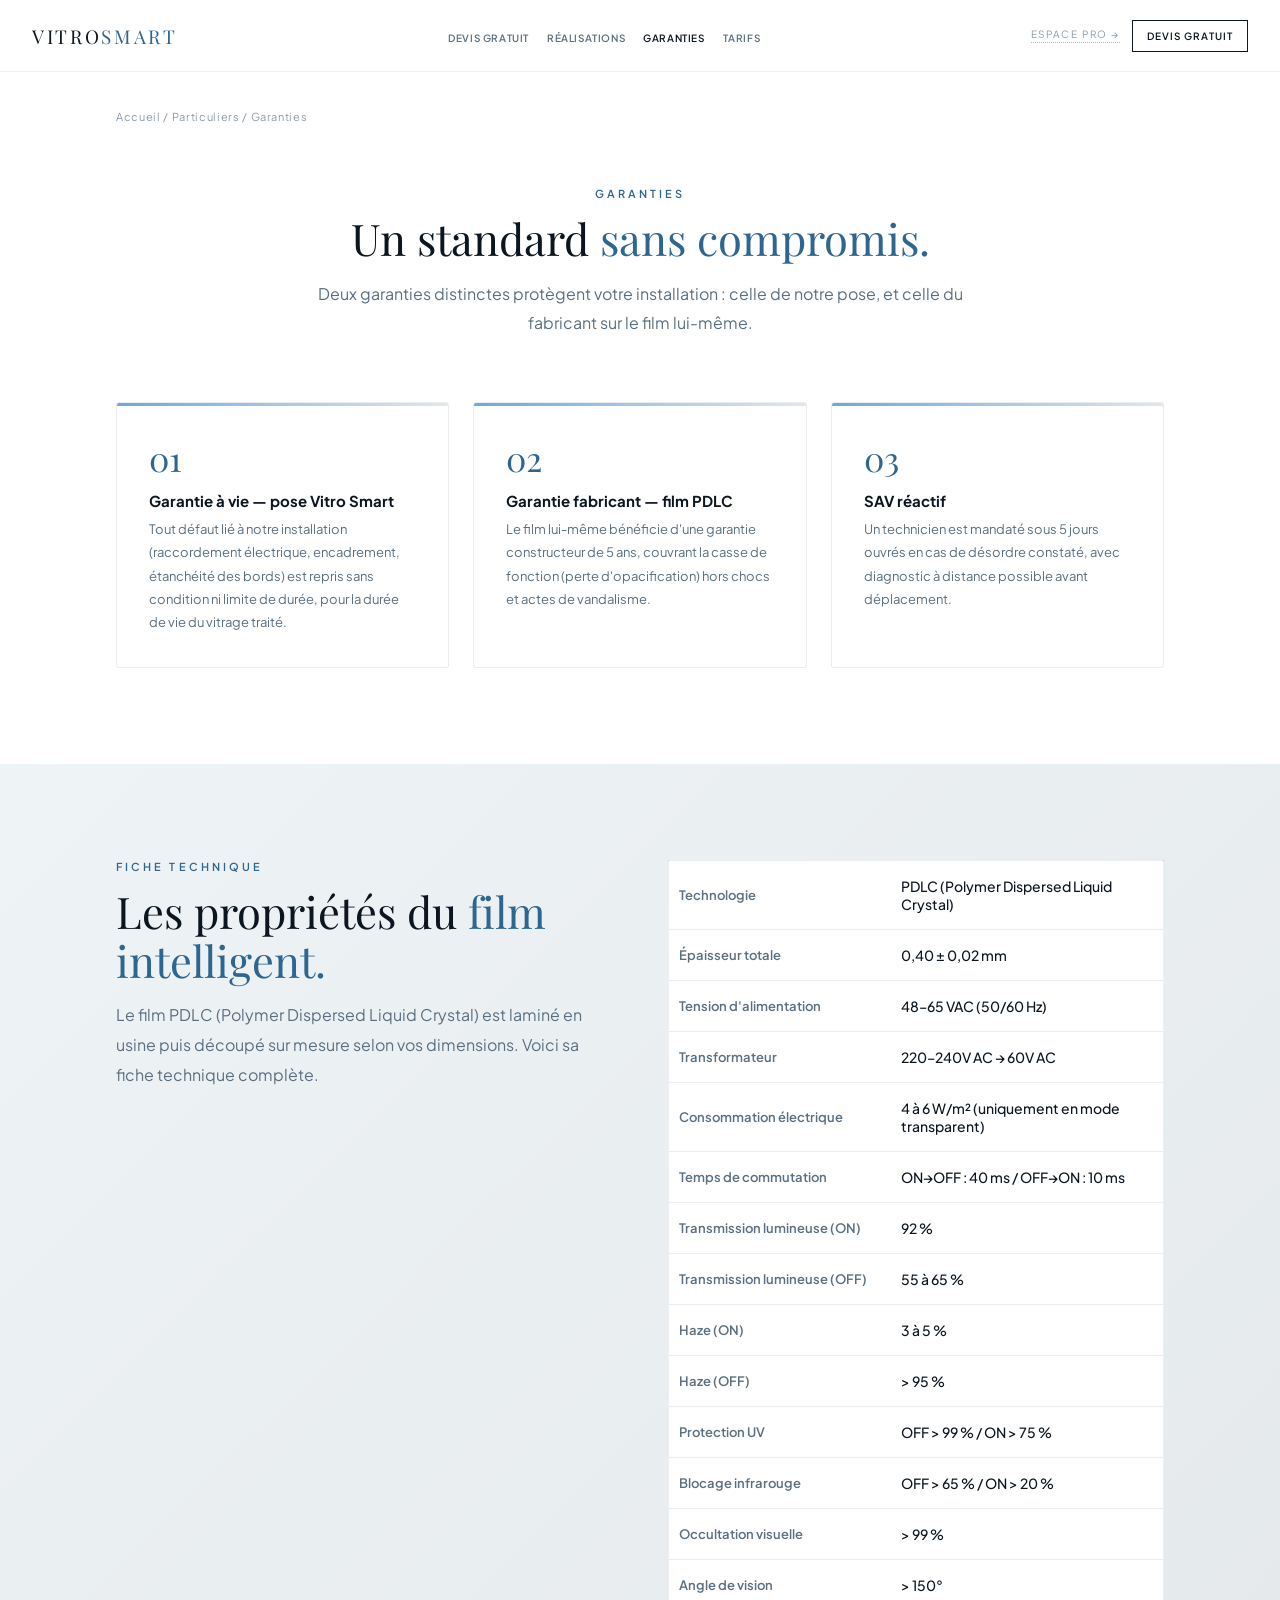
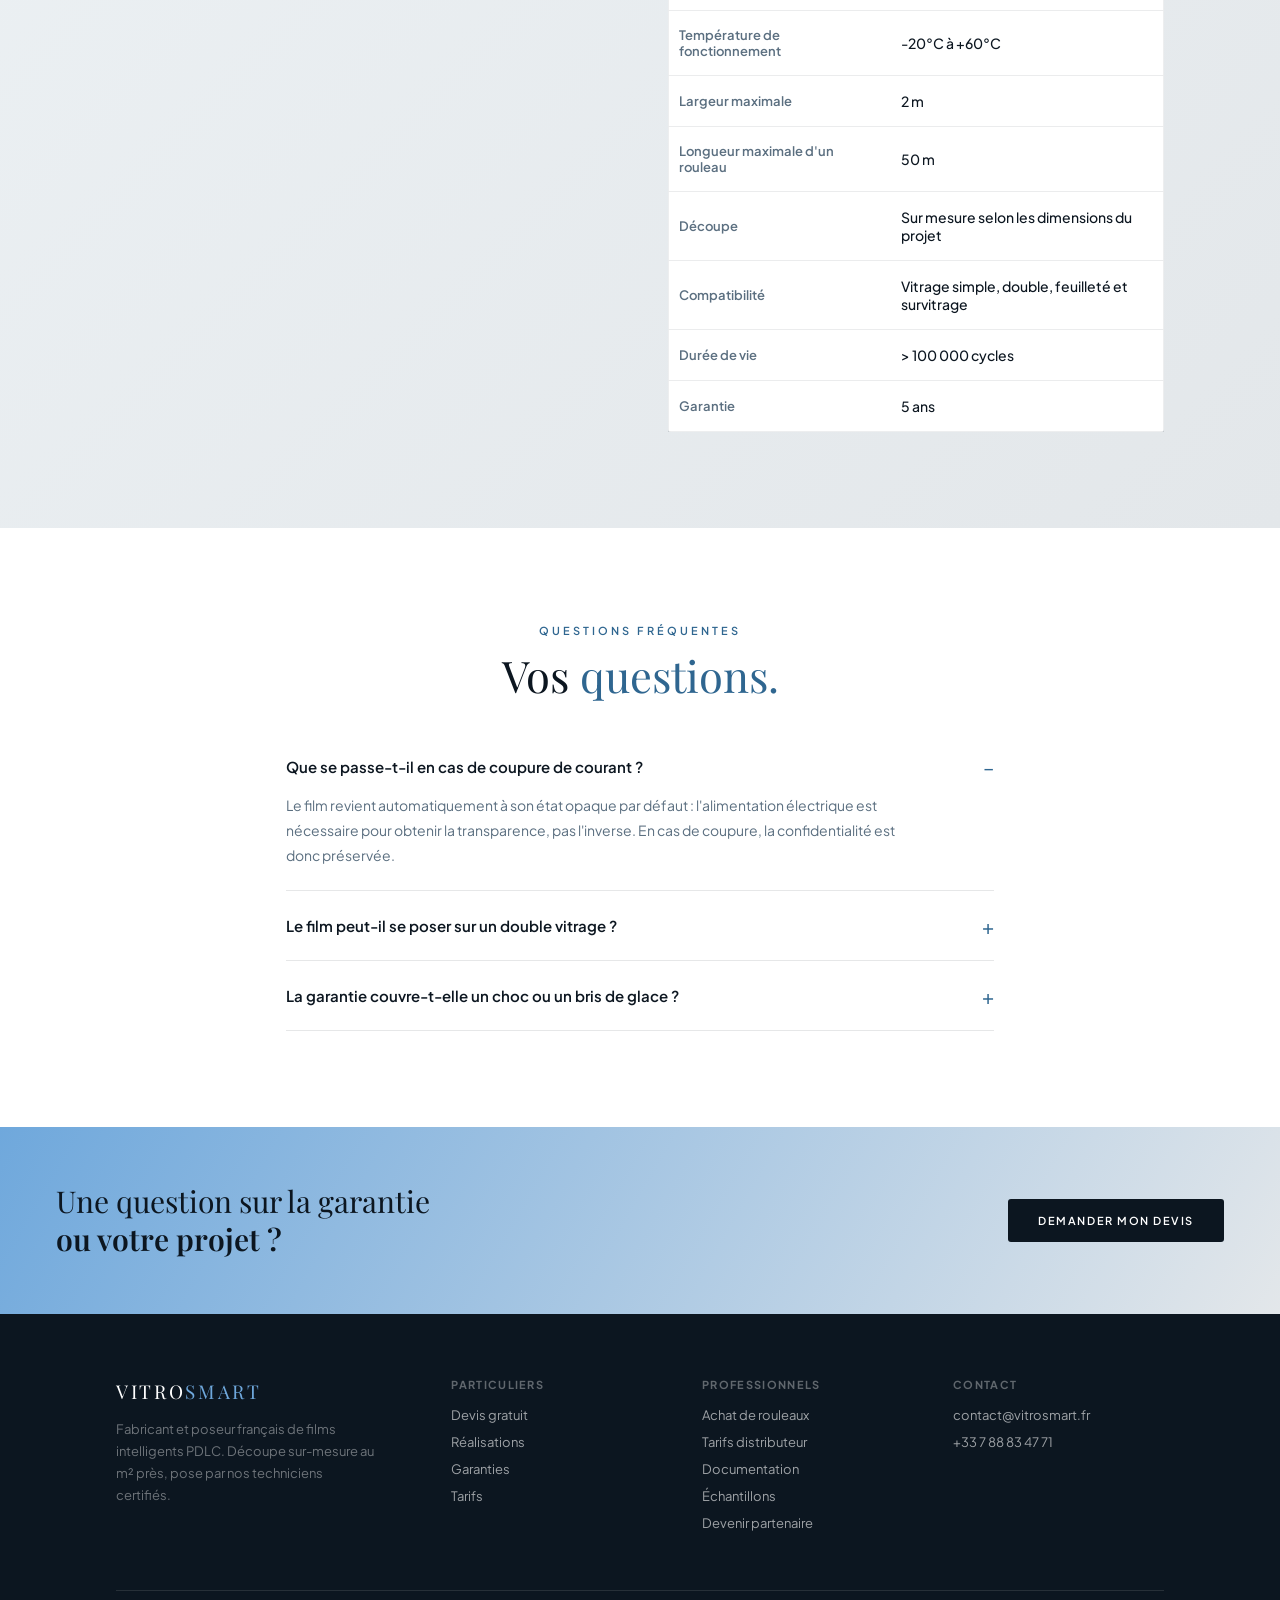
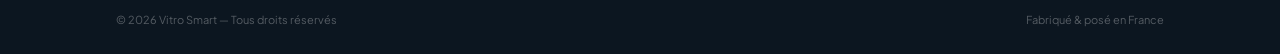
<file: particulier/garanties.html>
<!DOCTYPE html>
<html lang="fr">
<head>
<meta charset="UTF-8">
<meta name="viewport" content="width=device-width, initial-scale=1.0">
<title>Garanties & fiche technique du film PDLC | Vitro Smart</title>
<meta name="description" content="Garantie à vie sur la pose, garantie fabricant de 5 ans sur le film PDLC : découvrez le détail de nos garanties et la fiche technique complète du film intelligent Vitro Smart.">
<link rel="canonical" href="https://www.vitrosmart.fr/particulier/garanties.html">
<link rel="icon" type="image/x-icon" href="/favicon.ico">
<link rel="icon" type="image/png" sizes="32x32" href="/favicon-32x32.png">
<link rel="icon" type="image/png" sizes="16x16" href="/favicon-16x16.png">
<link rel="apple-touch-icon" sizes="180x180" href="/apple-touch-icon.png">
<link rel="icon" type="image/png" sizes="192x192" href="/android-chrome-192x192.png">
<link rel="icon" type="image/png" sizes="512x512" href="/android-chrome-512x512.png">
<link href="https://fonts.googleapis.com/css2?family=Playfair+Display:wght@400;500;600;700&family=Plus+Jakarta+Sans:wght@400;500;600;700&display=swap" rel="stylesheet">
<link rel="stylesheet" href="/assets/css/style.css">
<style>
  .warr-grid{display:grid;grid-template-columns:repeat(3,1fr);gap:24px}
  .warr-card{background:#fff;border:1px solid rgba(12,22,32,0.08);border-radius:var(--radius);padding:32px;position:relative;overflow:hidden}
  .warr-card::before{content:'';position:absolute;top:0;left:0;right:0;height:3px;background:linear-gradient(90deg,var(--accent),var(--silver-lt))}
  .warr-num{font-family:'Playfair Display',Georgia,serif;font-size:34px;font-weight:400;color:var(--accent2);margin-bottom:10px}
  .warr-t{font-weight:700;font-size:15px;margin-bottom:8px}
  .warr-d{font-size:13px;color:var(--muted);line-height:1.8}
  .spec-wrap{display:grid;grid-template-columns:1fr 1fr;gap:56px;align-items:start}
  .notice{background:var(--accent-pale);border-left:3px solid var(--accent2);padding:16px 20px;font-size:13px;color:var(--ink);line-height:1.8;margin-top:24px}
  @media(max-width:900px){.warr-grid{grid-template-columns:1fr}.spec-wrap{grid-template-columns:1fr}}
</style>
</head>
<body>

<nav class="site-nav">
  <a class="logo" href="/">Vitro<em>Smart</em></a>
  <ul class="nav-links">
    <li><a href="/particulier/devis.html">Devis gratuit</a></li>
    <li><a href="/particulier/realisations.html">Réalisations</a></li>
    <li><a href="/particulier/garanties.html" class="is-active">Garanties</a></li>
    <li><a href="/particulier/tarifs.html">Tarifs</a></li>
  </ul>
  <div class="nav-switch">
    <a class="nav-universe-tag" href="/professionnel/">Espace pro →</a>
    <a class="nav-cta" href="/particulier/devis.html">Devis gratuit</a>
  </div>
</nav>

<p class="crumb"><a href="/">Accueil</a> / <a href="/particulier/">Particuliers</a> / Garanties</p>

<section class="section-tight bg-white">
  <div class="wrap-nrw center">
    <p class="eyebrow">Garanties</p>
    <h1 class="sec-title">Un standard <i>sans compromis.</i></h1>
    <p class="lede">Deux garanties distinctes protègent votre installation : celle de notre pose, et celle du fabricant sur le film lui-même.</p>
  </div>
</section>

<section class="bg-white" style="padding-top:0">
  <div class="wrap">
    <div class="warr-grid">
      <div class="warr-card">
        <div class="warr-num">01</div>
        <div class="warr-t">Garantie à vie — pose Vitro Smart</div>
        <p class="warr-d">Tout défaut lié à notre installation (raccordement électrique, encadrement, étanchéité des bords) est repris sans condition ni limite de durée, pour la durée de vie du vitrage traité.</p>
      </div>
      <div class="warr-card">
        <div class="warr-num">02</div>
        <div class="warr-t">Garantie fabricant — film PDLC</div>
        <p class="warr-d">Le film lui-même bénéficie d'une garantie constructeur de 5 ans, couvrant la casse de fonction (perte d'opacification) hors chocs et actes de vandalisme.</p>
      </div>
      <div class="warr-card">
        <div class="warr-num">03</div>
        <div class="warr-t">SAV réactif</div>
        <p class="warr-d">Un technicien est mandaté sous 5 jours ouvrés en cas de désordre constaté, avec diagnostic à distance possible avant déplacement.</p>
      </div>
    </div>
  </div>
</section>

<section class="bg-bone">
  <div class="wrap">
    <div class="spec-wrap">
      <div>
        <p class="eyebrow">Fiche technique</p>
        <h2 class="sec-title">Les propriétés du <i>film intelligent.</i></h2>
        <p class="lede">Le film PDLC (Polymer Dispersed Liquid Crystal) est laminé en usine puis découpé sur mesure selon vos dimensions. Voici sa fiche technique complète.</p>
      </div>
      <table class="spec-table card">
        <tr><th>Technologie</th><td>PDLC (Polymer Dispersed Liquid Crystal)</td></tr>
        <tr><th>Épaisseur totale</th><td>0,40 ± 0,02 mm</td></tr>
        <tr><th>Tension d'alimentation</th><td>48–65 VAC (50/60 Hz)</td></tr>
        <tr><th>Transformateur</th><td>220–240V AC → 60V AC</td></tr>
        <tr><th>Consommation électrique</th><td>4 à 6 W/m² (uniquement en mode transparent)</td></tr>
        <tr><th>Temps de commutation</th><td>ON→OFF : 40 ms / OFF→ON : 10 ms</td></tr>
        <tr><th>Transmission lumineuse (ON)</th><td>92 %</td></tr>
        <tr><th>Transmission lumineuse (OFF)</th><td>55 à 65 %</td></tr>
        <tr><th>Haze (ON)</th><td>3 à 5 %</td></tr>
        <tr><th>Haze (OFF)</th><td>&gt; 95 %</td></tr>
        <tr><th>Protection UV</th><td>OFF &gt; 99 % / ON &gt; 75 %</td></tr>
        <tr><th>Blocage infrarouge</th><td>OFF &gt; 65 % / ON &gt; 20 %</td></tr>
        <tr><th>Occultation visuelle</th><td>&gt; 99 %</td></tr>
        <tr><th>Angle de vision</th><td>&gt; 150°</td></tr>
        <tr><th>Température de fonctionnement</th><td>-20°C à +60°C</td></tr>
        <tr><th>Largeur maximale</th><td>2 m</td></tr>
        <tr><th>Longueur maximale d'un rouleau</th><td>50 m</td></tr>
        <tr><th>Découpe</th><td>Sur mesure selon les dimensions du projet</td></tr>
        <tr><th>Compatibilité</th><td>Vitrage simple, double, feuilleté et survitrage</td></tr>
        <tr><th>Durée de vie</th><td>&gt; 100 000 cycles</td></tr>
        <tr><th>Garantie</th><td>5 ans</td></tr>
      </table>
    </div>
  </div>
</section>

<section class="bg-white">
  <div class="wrap-nrw">
    <p class="eyebrow center">Questions fréquentes</p>
    <h2 class="sec-title center mb-32">Vos <i>questions.</i></h2>
    <div class="faq">
      <details open>
        <summary>Que se passe-t-il en cas de coupure de courant ?</summary>
        <p>Le film revient automatiquement à son état opaque par défaut : l'alimentation électrique est nécessaire pour obtenir la transparence, pas l'inverse. En cas de coupure, la confidentialité est donc préservée.</p>
      </details>
      <details>
        <summary>Le film peut-il se poser sur un double vitrage ?</summary>
        <p>Oui, en survitrage sur la face intérieure. Pour une intégration entre les deux vitres, cela nécessite un remplacement du vitrage — nous étudions la meilleure option lors de la visite technique.</p>
      </details>
      <details>
        <summary>La garantie couvre-t-elle un choc ou un bris de glace ?</summary>
        <p>Non, la casse accidentelle du vitrage support n'est pas couverte par la garantie du film ; elle relève de votre assurance habitation ou professionnelle.</p>
      </details>
    </div>
  </div>
</section>

<div class="cta-band">
  <div class="cta-t">Une question sur la garantie<b>ou votre projet ?</b></div>
  <a class="btn btn-dark" href="/particulier/devis.html">Demander mon devis</a>
</div>

<footer>
  <div class="wrap">
    <div class="f-grid">
      <div>
        <a class="f-logo" href="/">Vitro<em>Smart</em></a>
        <p class="f-baseline">Fabricant et poseur français de films intelligents PDLC. Découpe sur-mesure au m² près, pose par nos techniciens certifiés.</p>
      </div>
      <div class="f-col">
        <p class="f-col-t">Particuliers</p>
        <a href="/particulier/devis.html">Devis gratuit</a>
        <a href="/particulier/realisations.html">Réalisations</a>
        <a href="/particulier/garanties.html">Garanties</a>
        <a href="/particulier/tarifs.html">Tarifs</a>
      </div>
      <div class="f-col">
        <p class="f-col-t">Professionnels</p>
        <a href="/professionnel/achat-rouleaux.html">Achat de rouleaux</a>
        <a href="/professionnel/tarifs-distributeur.html">Tarifs distributeur</a>
        <a href="/professionnel/documentation.html">Documentation</a>
        <a href="/professionnel/echantillons.html">Échantillons</a>
        <a href="/professionnel/devenir-partenaire.html">Devenir partenaire</a>
      </div>
      <div class="f-col">
        <p class="f-col-t">Contact</p>
        <a href="mailto:contact@vitrosmart.fr">contact@vitrosmart.fr</a>
        <a href="https://wa.me/33788834771" target="_blank" rel="noopener">+33 7 88 83 47 71</a>
      </div>
    </div>
    <div class="f-bottom">
      <p class="f-copy">© 2026 Vitro Smart — Tous droits réservés</p>
      <p class="f-copy">Fabriqué &amp; posé en France</p>
    </div>
  </div>
</footer>

<script src="/assets/js/main.js"></script>
</body>
</html>
</file>
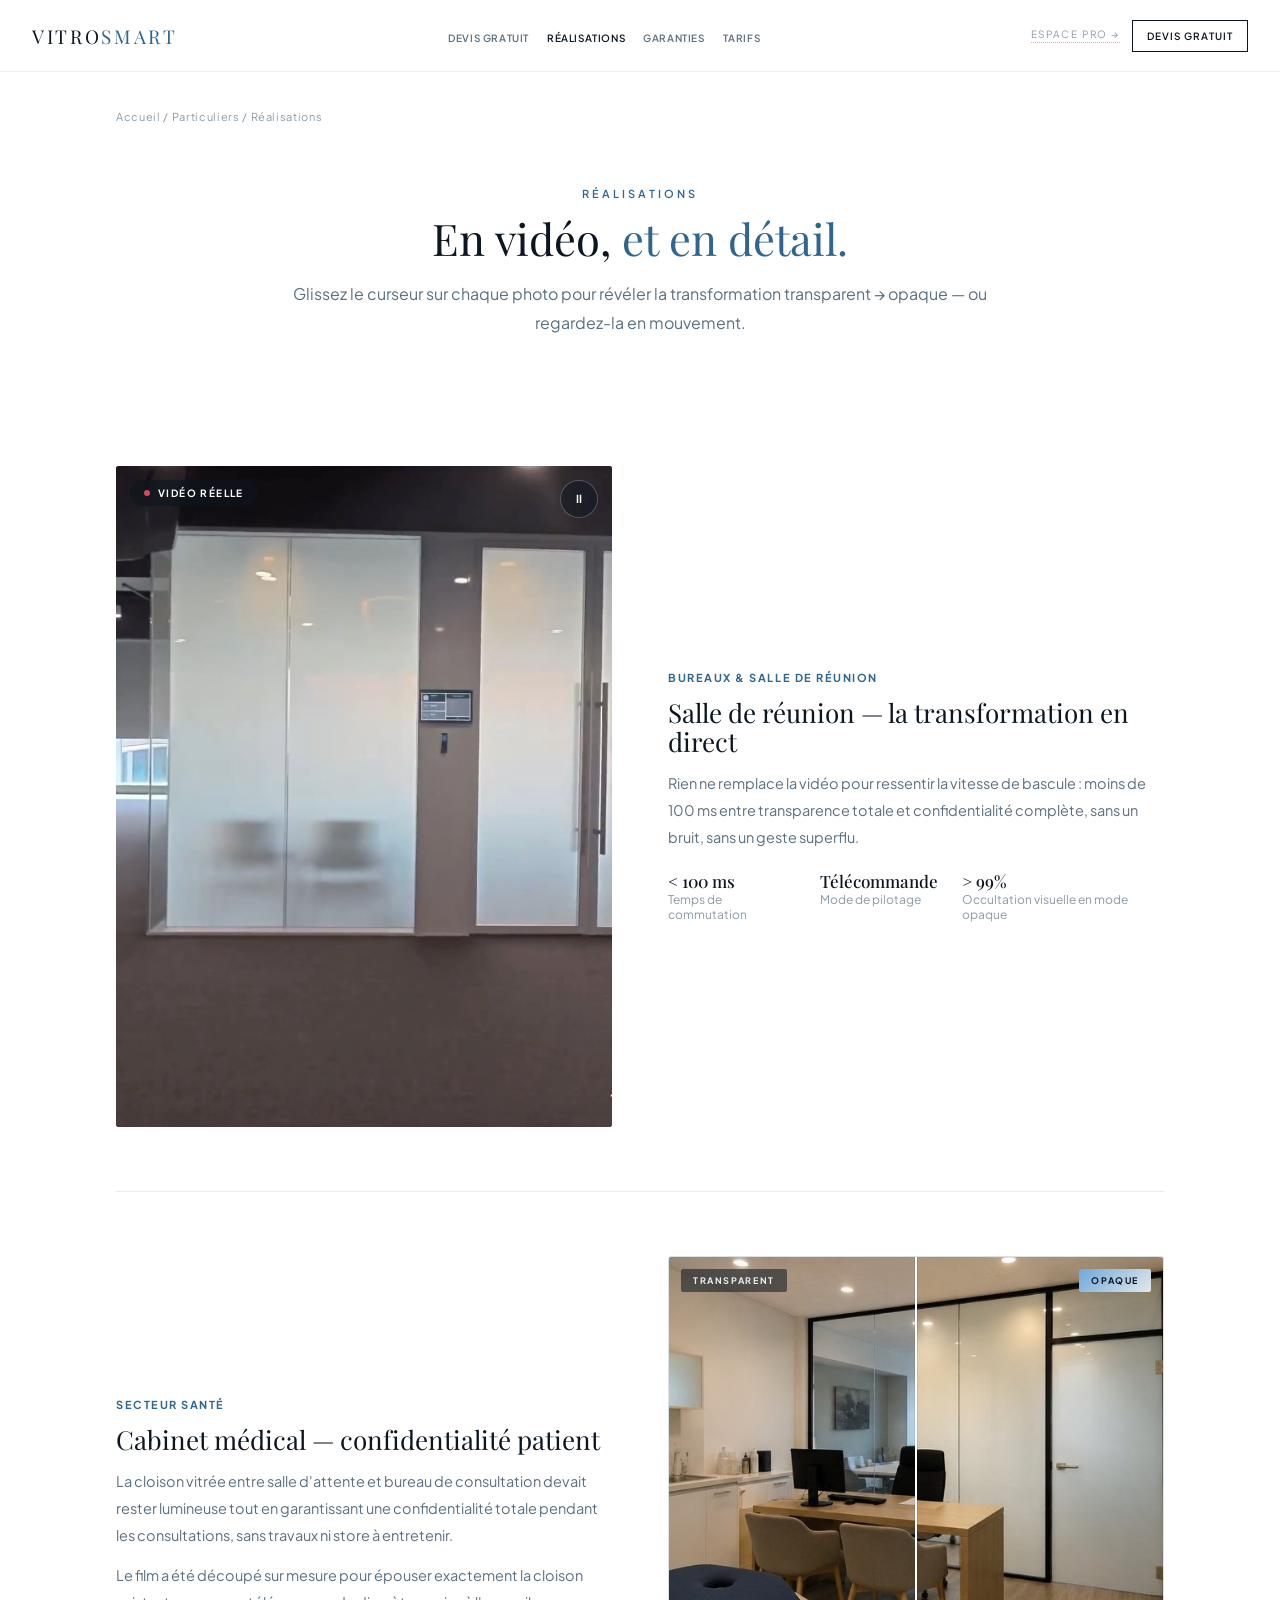
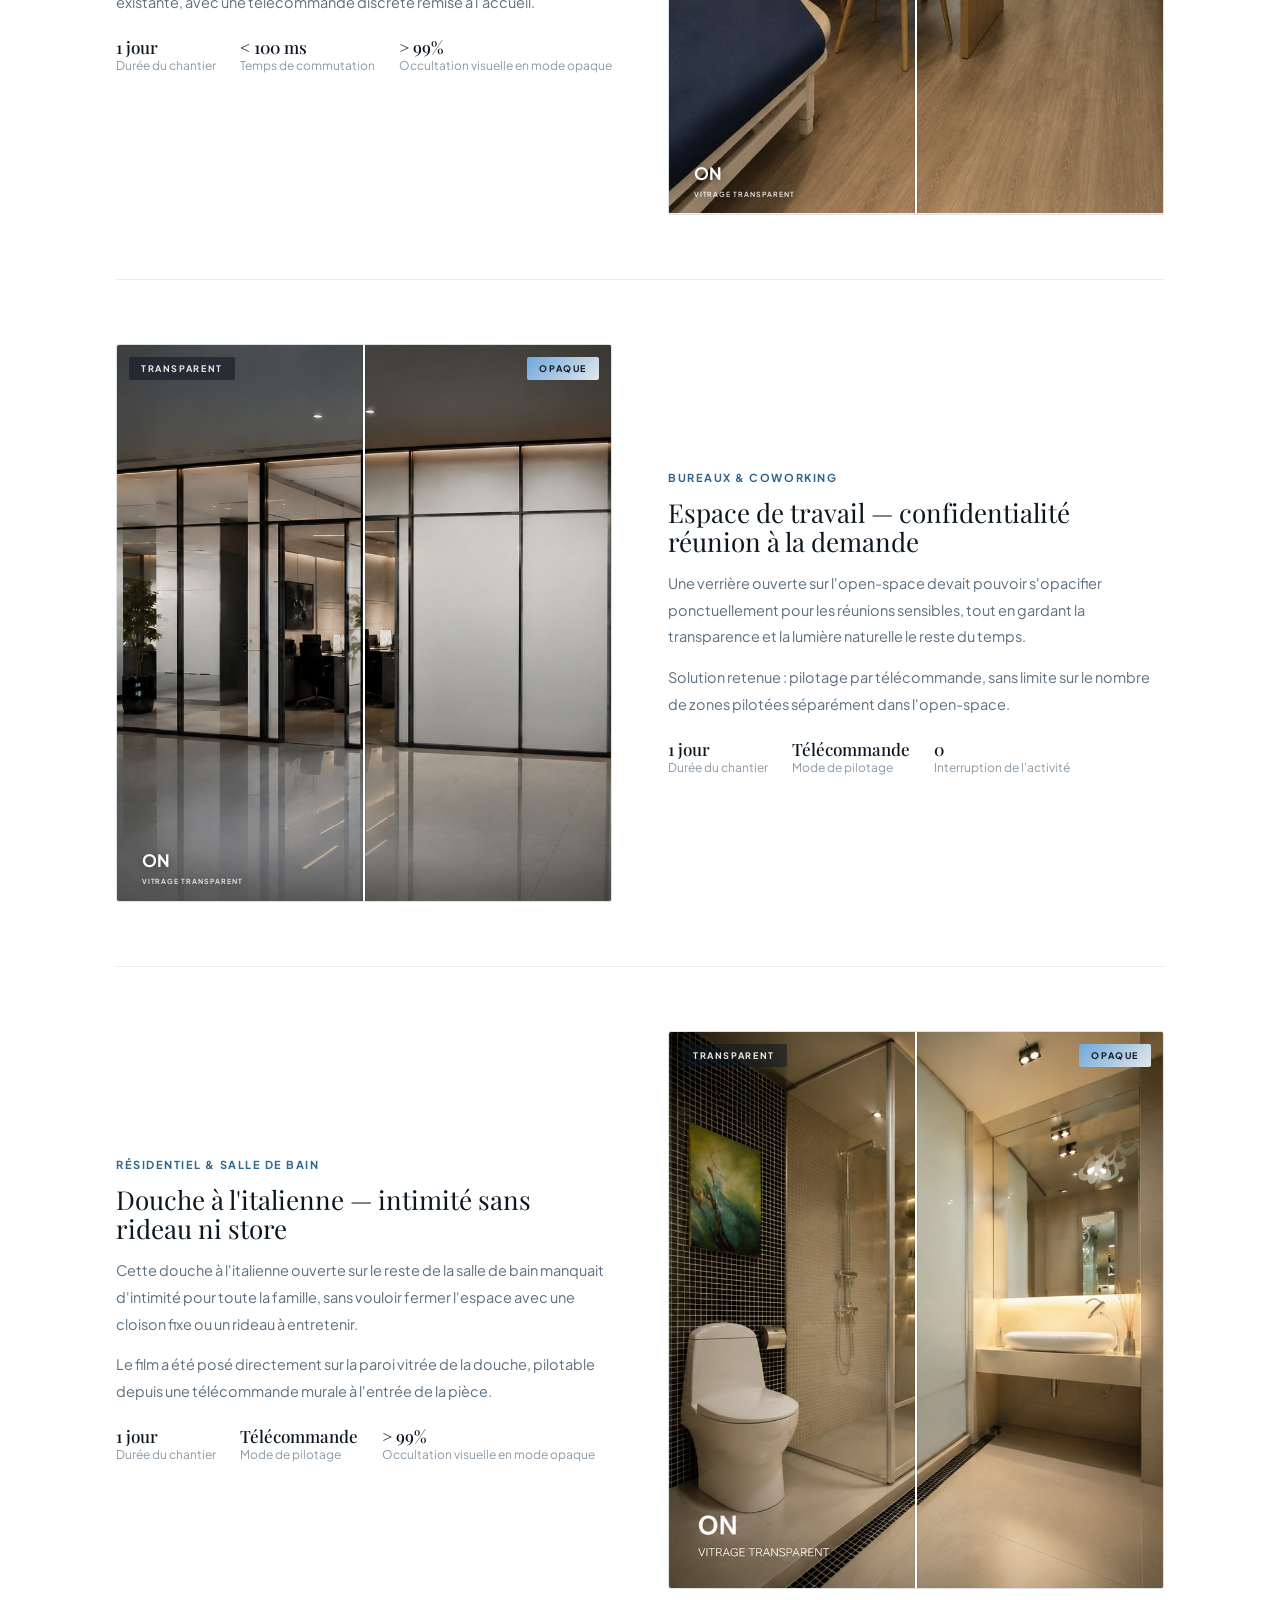
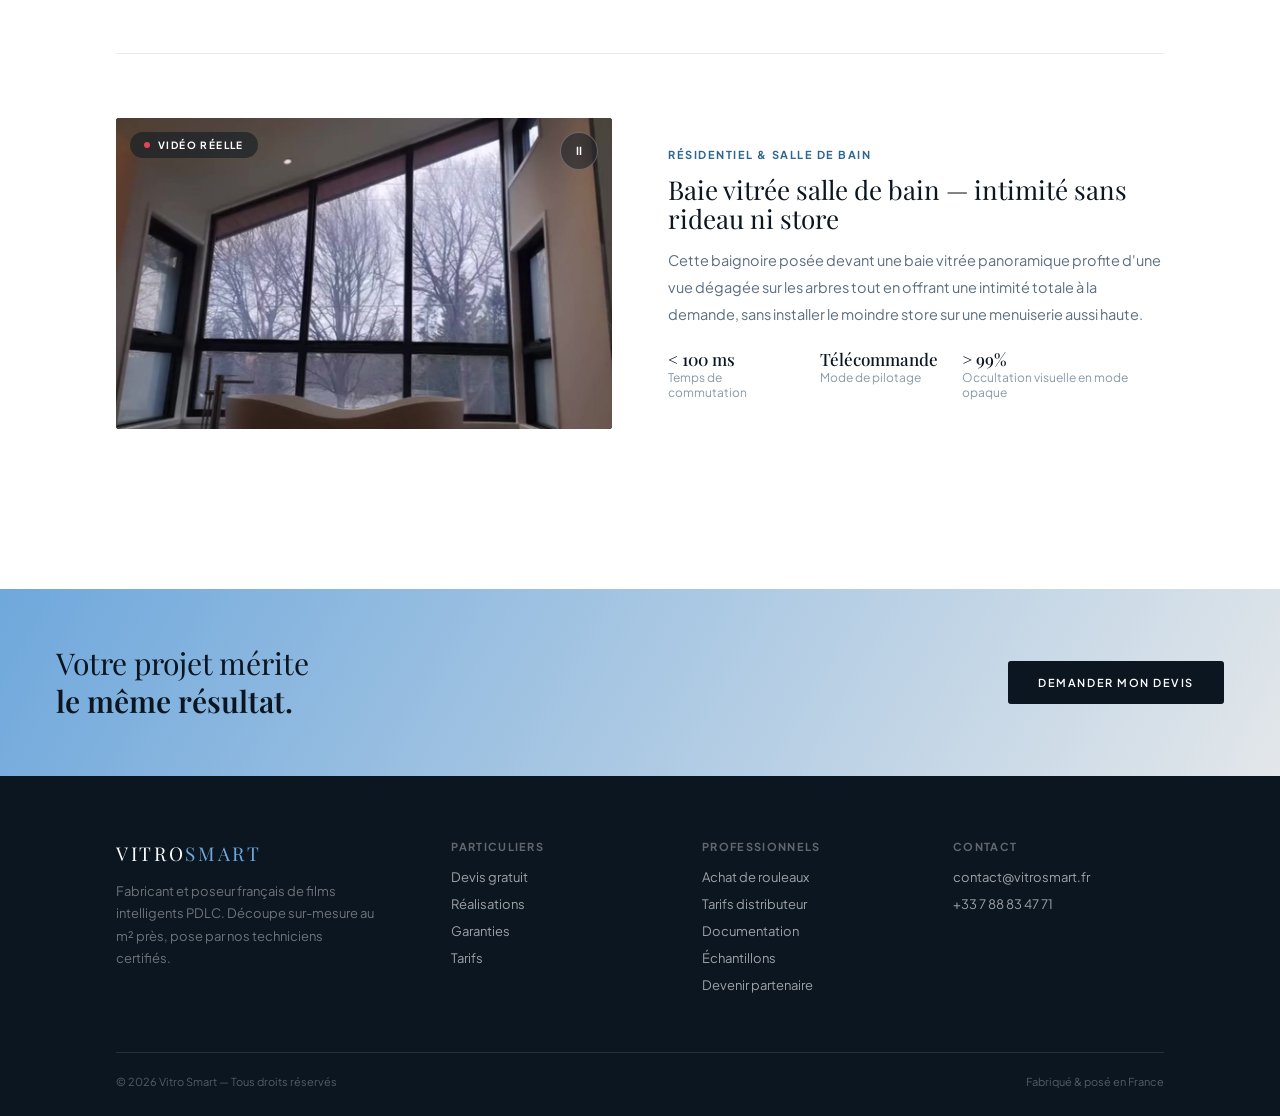
<file: particulier/realisations.html>
<!DOCTYPE html>
<html lang="fr">
<head>
<meta charset="UTF-8">
<meta name="viewport" content="width=device-width, initial-scale=1.0">
<title>Réalisations — Films intelligents avant/après | Vitro Smart</title>
<meta name="description" content="Découvrez nos chantiers de pose de films intelligents PDLC : cabinet médical, espace de travail, salle de bain. Avant/après et retours d'expérience.">
<link rel="canonical" href="https://www.vitrosmart.fr/particulier/realisations.html">
<link rel="icon" type="image/x-icon" href="/favicon.ico">
<link rel="icon" type="image/png" sizes="32x32" href="/favicon-32x32.png">
<link rel="icon" type="image/png" sizes="16x16" href="/favicon-16x16.png">
<link rel="apple-touch-icon" sizes="180x180" href="/apple-touch-icon.png">
<link rel="icon" type="image/png" sizes="192x192" href="/android-chrome-192x192.png">
<link rel="icon" type="image/png" sizes="512x512" href="/android-chrome-512x512.png">
<link href="https://fonts.googleapis.com/css2?family=Playfair+Display:wght@400;500;600;700&family=Plus+Jakarta+Sans:wght@400;500;600;700&display=swap" rel="stylesheet">
<link rel="stylesheet" href="/assets/css/style.css">
<style>
  .case{display:grid;grid-template-columns:1fr 1fr;gap:56px;align-items:center;padding:64px 0;border-bottom:1px solid rgba(12,22,32,0.08)}
  .case:last-child{border-bottom:none}
  .case:nth-child(even){direction:rtl}
  .case:nth-child(even) > *{direction:ltr}
  .case-tag{font-size:11px;letter-spacing:.14em;text-transform:uppercase;color:var(--accent2);font-weight:700;margin-bottom:14px;display:block}
  .case h2{font-size:26px;margin-bottom:14px}
  .case p{font-size:14.5px;color:var(--muted);line-height:1.85;margin-bottom:14px}
  .case-meta{display:flex;gap:24px;margin-top:20px}
  .case-meta div{font-size:12px;color:var(--muted-lt)}
  .case-meta b{display:block;color:var(--ink);font-family:'Playfair Display',Georgia,serif;font-size:17px;font-weight:500}
  .case-photo{width:100%;height:auto;display:block;border-radius:var(--radius);border:1px solid rgba(12,22,32,0.08)}
  .case-video{position:relative;width:100%;aspect-ratio:3/4;border-radius:var(--radius);overflow:hidden;background:var(--ink)}
  .case-video.is-landscape{aspect-ratio:1042/654}
  .case-video video{position:absolute;inset:0;width:100%;height:100%;object-fit:cover}
  .case-video-badge{position:absolute;top:14px;left:14px;display:flex;align-items:center;gap:8px;padding:7px 14px;background:rgba(12,22,32,0.55);backdrop-filter:blur(6px);border-radius:20px;font-size:10px;letter-spacing:.14em;text-transform:uppercase;color:#fff;font-weight:700;z-index:2}
  .case-video-badge .dot{width:6px;height:6px;border-radius:50%;background:#e0455c;animation:pulse-dot 1.6s ease-in-out infinite}
  @keyframes pulse-dot{0%,100%{opacity:1}50%{opacity:.35}}
  .case-video .vi-toggle{width:38px;height:38px;font-size:12px;top:14px;right:14px}
  @media(max-width:860px){.case,.case:nth-child(even){grid-template-columns:1fr;direction:ltr}}
</style>
</head>
<body>

<nav class="site-nav">
  <a class="logo" href="/">Vitro<em>Smart</em></a>
  <ul class="nav-links">
    <li><a href="/particulier/devis.html">Devis gratuit</a></li>
    <li><a href="/particulier/realisations.html" class="is-active">Réalisations</a></li>
    <li><a href="/particulier/garanties.html">Garanties</a></li>
    <li><a href="/particulier/tarifs.html">Tarifs</a></li>
  </ul>
  <div class="nav-switch">
    <a class="nav-universe-tag" href="/professionnel/">Espace pro →</a>
    <a class="nav-cta" href="/particulier/devis.html">Devis gratuit</a>
  </div>
</nav>

<p class="crumb"><a href="/">Accueil</a> / <a href="/particulier/">Particuliers</a> / Réalisations</p>

<section class="section-tight bg-white">
  <div class="wrap-nrw center">
    <p class="eyebrow">Réalisations</p>
    <h1 class="sec-title">En vidéo, <i>et en détail.</i></h1>
    <p class="lede">Glissez le curseur sur chaque photo pour révéler la transformation transparent → opaque — ou regardez-la en mouvement.</p>
  </div>
</section>

<section class="bg-white" style="padding-top:0">
  <div class="wrap">

    <div class="case">
      <div class="case-video">
        <video id="case-vid" src="/assets/video/demo-salle-reunion.mp4" poster="/assets/video/poster-salle-reunion.jpg" autoplay muted loop playsinline preload="metadata"></video>
        <span class="case-video-badge"><span class="dot"></span>Vidéo réelle</span>
        <button class="vi-toggle" type="button" aria-label="Mettre en pause la vidéo">⏸</button>
      </div>
      <div>
        <span class="case-tag">Bureaux &amp; salle de réunion</span>
        <h2>Salle de réunion — la transformation en direct</h2>
        <p>Rien ne remplace la vidéo pour ressentir la vitesse de bascule : moins de 100 ms entre transparence totale et confidentialité complète, sans un bruit, sans un geste superflu.</p>
        <div class="case-meta">
          <div><b>&lt; 100 ms</b>Temps de commutation</div>
          <div><b>Télécommande</b>Mode de pilotage</div>
          <div><b>&gt; 99%</b>Occultation visuelle en mode opaque</div>
        </div>
      </div>
    </div>

    <div class="case">
      <div class="slider-wrap is-landscape">
        <div class="sl-before" style="background-image:url(/assets/img/cabinet-medical.jpg)">
          <div class="sl-state sl-state-l"><b>ON</b><span>Vitrage transparent</span></div>
        </div>
        <div class="sl-after" style="background-image:url(/assets/img/cabinet-medical.jpg)">
          <div class="sl-state sl-state-r"><b>OFF</b><span>Vitrage opaque</span></div>
        </div>
        <div class="sl-line"></div>
        <span class="sl-tag sl-l">Transparent</span><span class="sl-tag sl-r">Opaque</span>
      </div>
      <div>
        <span class="case-tag">Secteur santé</span>
        <h2>Cabinet médical — confidentialité patient</h2>
        <p>La cloison vitrée entre salle d'attente et bureau de consultation devait rester lumineuse tout en garantissant une confidentialité totale pendant les consultations, sans travaux ni store à entretenir.</p>
        <p>Le film a été découpé sur mesure pour épouser exactement la cloison existante, avec une télécommande discrète remise à l'accueil.</p>
        <div class="case-meta">
          <div><b>1 jour</b>Durée du chantier</div>
          <div><b>&lt; 100 ms</b>Temps de commutation</div>
          <div><b>&gt; 99%</b>Occultation visuelle en mode opaque</div>
        </div>
      </div>
    </div>

    <div class="case">
      <div class="slider-wrap is-landscape">
        <div class="sl-before" style="background-image:url(/assets/img/espace-travail.jpg);background-position:right top">
          <div class="sl-state sl-state-l"><b>ON</b><span>Vitrage transparent</span></div>
        </div>
        <div class="sl-after" style="background-image:url(/assets/img/espace-travail.jpg);background-position:left top">
          <div class="sl-state sl-state-r"><b>OFF</b><span>Vitrage opaque</span></div>
        </div>
        <div class="sl-line"></div>
        <span class="sl-tag sl-l">Transparent</span><span class="sl-tag sl-r">Opaque</span>
      </div>
      <div>
        <span class="case-tag">Bureaux &amp; coworking</span>
        <h2>Espace de travail — confidentialité réunion à la demande</h2>
        <p>Une verrière ouverte sur l'open-space devait pouvoir s'opacifier ponctuellement pour les réunions sensibles, tout en gardant la transparence et la lumière naturelle le reste du temps.</p>
        <p>Solution retenue : pilotage par télécommande, sans limite sur le nombre de zones pilotées séparément dans l'open-space.</p>
        <div class="case-meta">
          <div><b>1 jour</b>Durée du chantier</div>
          <div><b>Télécommande</b>Mode de pilotage</div>
          <div><b>0</b>Interruption de l'activité</div>
        </div>
      </div>
    </div>

    <div class="case">
      <div class="slider-wrap is-landscape">
        <div class="sl-before" style="background-image:url(/assets/img/salon-coiffure.jpg)"></div>
        <div class="sl-after" style="background-image:url(/assets/img/salon-coiffure.jpg)"></div>
        <div class="sl-line"></div>
        <span class="sl-tag sl-l">Transparent</span><span class="sl-tag sl-r">Opaque</span>
      </div>
      <div>
        <span class="case-tag">Résidentiel &amp; salle de bain</span>
        <h2>Douche à l'italienne — intimité sans rideau ni store</h2>
        <p>Cette douche à l'italienne ouverte sur le reste de la salle de bain manquait d'intimité pour toute la famille, sans vouloir fermer l'espace avec une cloison fixe ou un rideau à entretenir.</p>
        <p>Le film a été posé directement sur la paroi vitrée de la douche, pilotable depuis une télécommande murale à l'entrée de la pièce.</p>
        <div class="case-meta">
          <div><b>1 jour</b>Durée du chantier</div>
          <div><b>Télécommande</b>Mode de pilotage</div>
          <div><b>&gt; 99%</b>Occultation visuelle en mode opaque</div>
        </div>
      </div>
    </div>

    <div class="case">
      <div class="case-video is-landscape">
        <video id="case-vid-2" src="/assets/video/demo-salle-de-bain.mp4" poster="/assets/video/poster-salle-de-bain.jpg" autoplay muted loop playsinline preload="metadata"></video>
        <span class="case-video-badge"><span class="dot"></span>Vidéo réelle</span>
        <button class="vi-toggle" type="button" aria-label="Mettre en pause la vidéo">⏸</button>
      </div>
      <div>
        <span class="case-tag">Résidentiel &amp; salle de bain</span>
        <h2>Baie vitrée salle de bain — intimité sans rideau ni store</h2>
        <p>Cette baignoire posée devant une baie vitrée panoramique profite d'une vue dégagée sur les arbres tout en offrant une intimité totale à la demande, sans installer le moindre store sur une menuiserie aussi haute.</p>
        <div class="case-meta">
          <div><b>&lt; 100 ms</b>Temps de commutation</div>
          <div><b>Télécommande</b>Mode de pilotage</div>
          <div><b>&gt; 99%</b>Occultation visuelle en mode opaque</div>
        </div>
      </div>
    </div>

  </div>
</section>

<div class="cta-band">
  <div class="cta-t">Votre projet mérite<b>le même résultat.</b></div>
  <a class="btn btn-dark" href="/particulier/devis.html">Demander mon devis</a>
</div>

<footer>
  <div class="wrap">
    <div class="f-grid">
      <div>
        <a class="f-logo" href="/">Vitro<em>Smart</em></a>
        <p class="f-baseline">Fabricant et poseur français de films intelligents PDLC. Découpe sur-mesure au m² près, pose par nos techniciens certifiés.</p>
      </div>
      <div class="f-col">
        <p class="f-col-t">Particuliers</p>
        <a href="/particulier/devis.html">Devis gratuit</a>
        <a href="/particulier/realisations.html">Réalisations</a>
        <a href="/particulier/garanties.html">Garanties</a>
        <a href="/particulier/tarifs.html">Tarifs</a>
      </div>
      <div class="f-col">
        <p class="f-col-t">Professionnels</p>
        <a href="/professionnel/achat-rouleaux.html">Achat de rouleaux</a>
        <a href="/professionnel/tarifs-distributeur.html">Tarifs distributeur</a>
        <a href="/professionnel/documentation.html">Documentation</a>
        <a href="/professionnel/echantillons.html">Échantillons</a>
        <a href="/professionnel/devenir-partenaire.html">Devenir partenaire</a>
      </div>
      <div class="f-col">
        <p class="f-col-t">Contact</p>
        <a href="mailto:contact@vitrosmart.fr">contact@vitrosmart.fr</a>
        <a href="https://wa.me/33788834771" target="_blank" rel="noopener">+33 7 88 83 47 71</a>
      </div>
    </div>
    <div class="f-bottom">
      <p class="f-copy">© 2026 Vitro Smart — Tous droits réservés</p>
      <p class="f-copy">Fabriqué &amp; posé en France</p>
    </div>
  </div>
</footer>

<script src="/assets/js/main.js"></script>
</body>
</html>
</file>
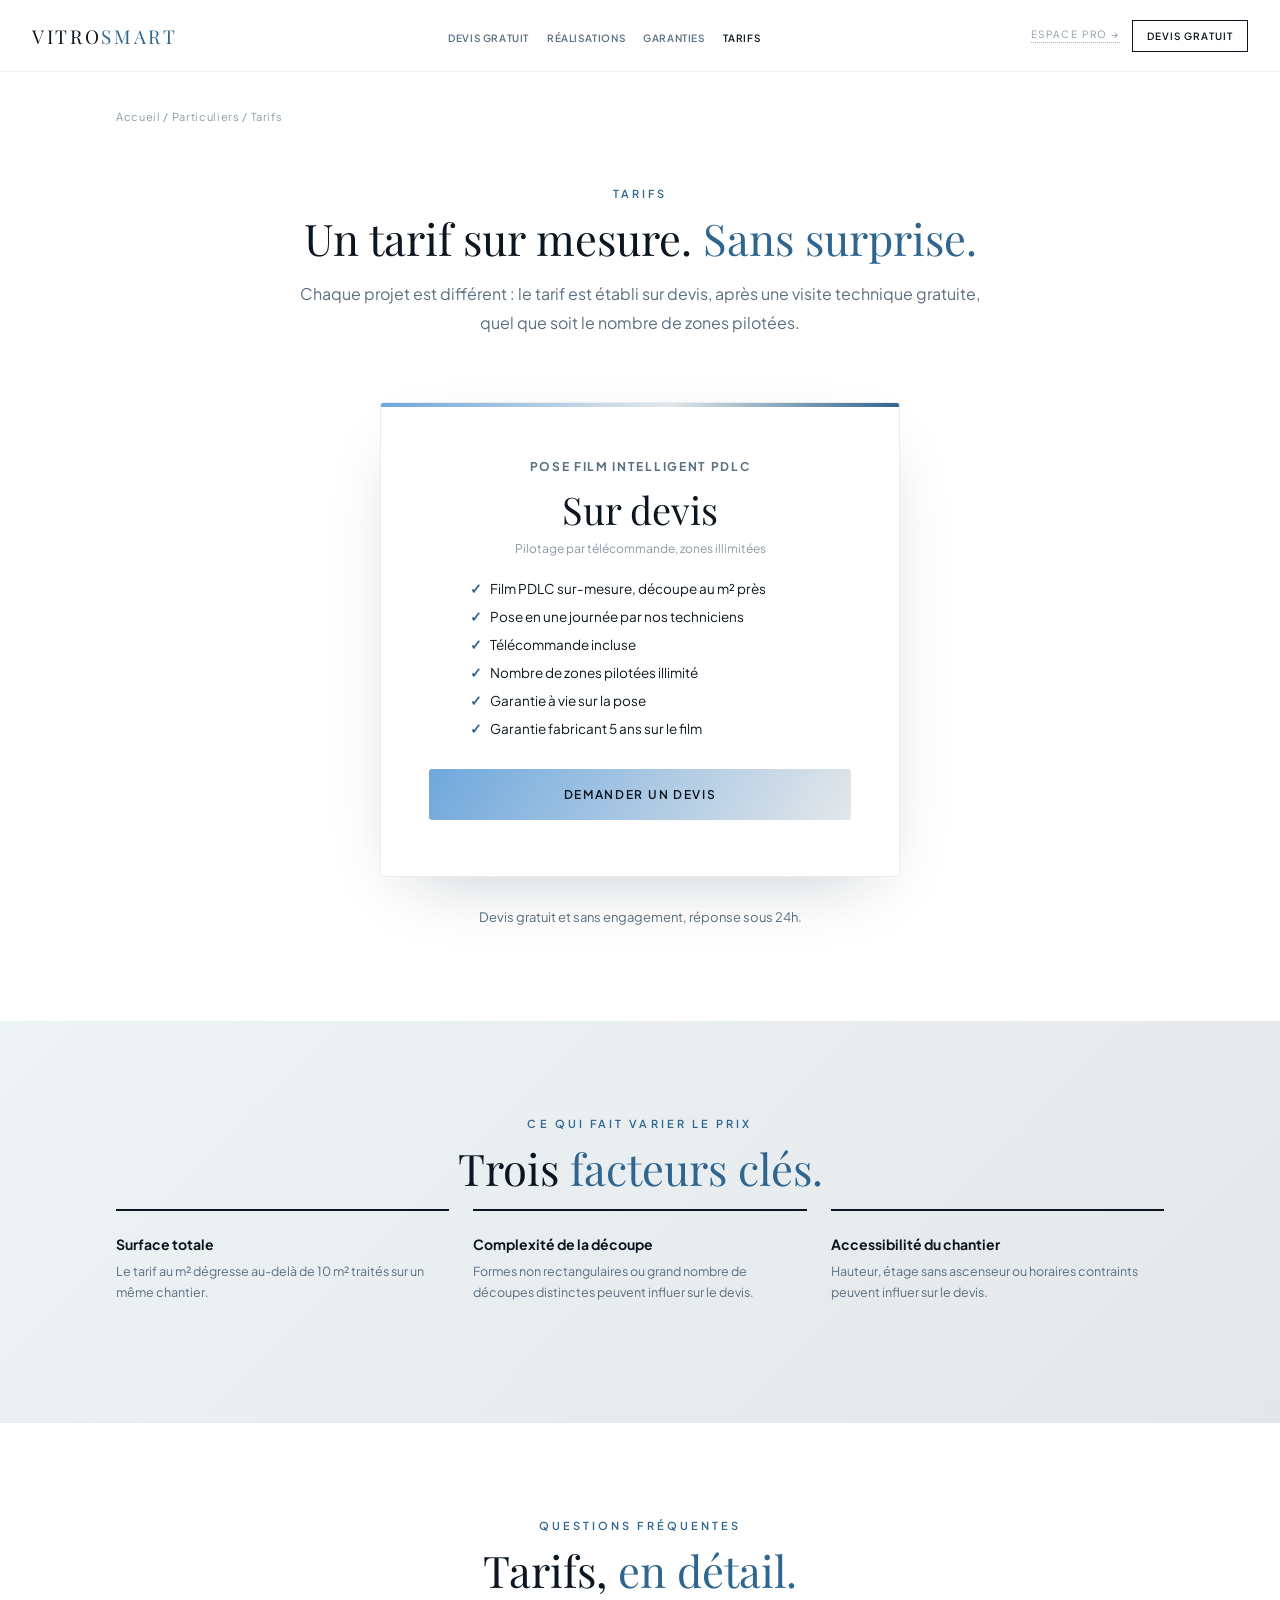
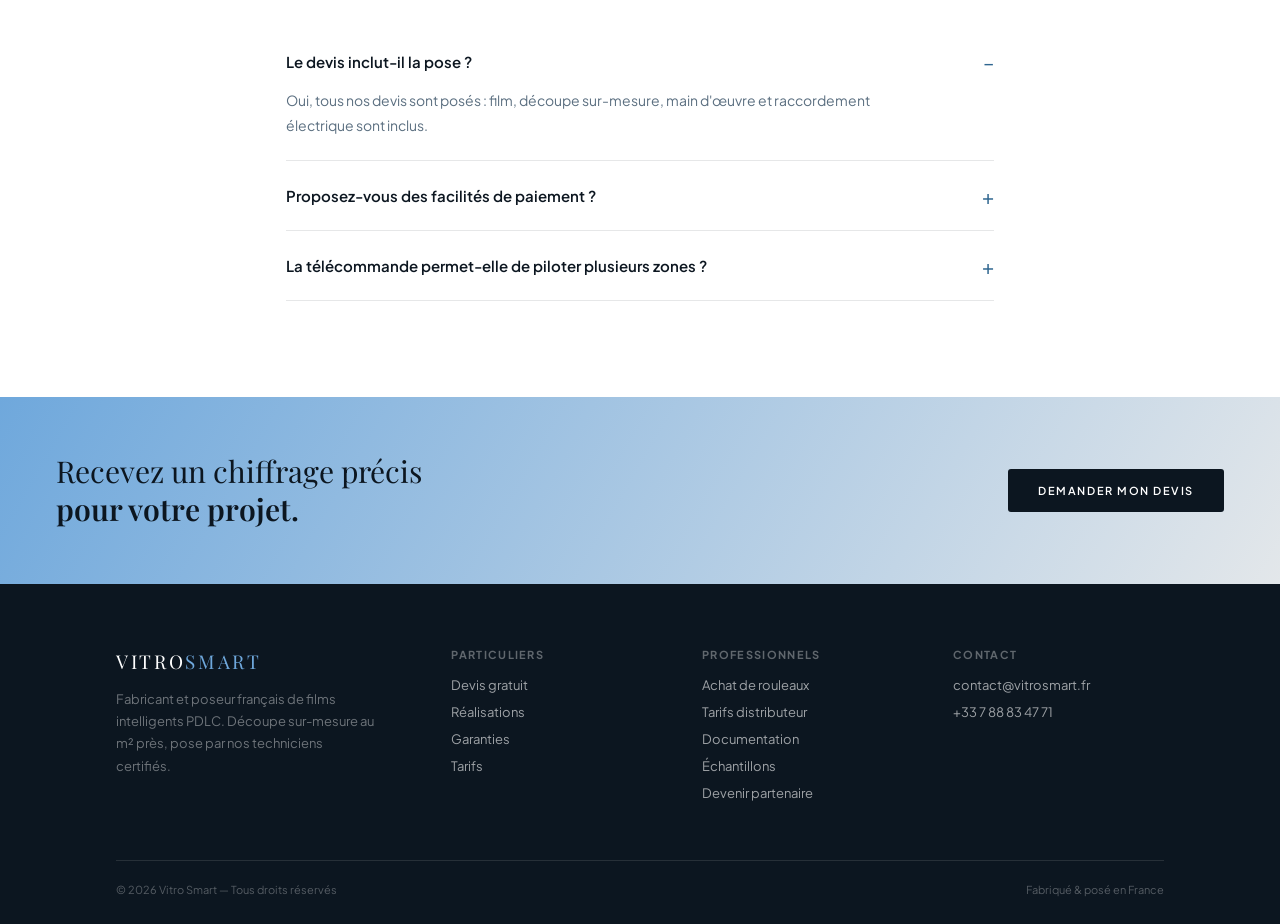
<file: particulier/tarifs.html>
<!DOCTYPE html>
<html lang="fr">
<head>
<meta charset="UTF-8">
<meta name="viewport" content="width=device-width, initial-scale=1.0">
<title>Tarifs film intelligent PDLC au m² | Vitro Smart</title>
<meta name="description" content="Tarif de pose du film intelligent PDLC Vitro Smart : télécommande incluse, zones illimitées, garantie à vie sur la pose. Devis gratuit et personnalisé sous 24h.">
<link rel="canonical" href="https://www.vitrosmart.fr/particulier/tarifs.html">
<link rel="icon" type="image/x-icon" href="/favicon.ico">
<link rel="icon" type="image/png" sizes="32x32" href="/favicon-32x32.png">
<link rel="icon" type="image/png" sizes="16x16" href="/favicon-16x16.png">
<link rel="apple-touch-icon" sizes="180x180" href="/apple-touch-icon.png">
<link rel="icon" type="image/png" sizes="192x192" href="/android-chrome-192x192.png">
<link rel="icon" type="image/png" sizes="512x512" href="/android-chrome-512x512.png">
<link href="https://fonts.googleapis.com/css2?family=Playfair+Display:wght@400;500;600;700&family=Plus+Jakarta+Sans:wght@400;500;600;700&display=swap" rel="stylesheet">
<link rel="stylesheet" href="/assets/css/style.css">
<style>
  .factors{display:grid;grid-template-columns:repeat(3,1fr);gap:24px}
  .factor{padding:24px 0;border-top:2px solid var(--ink)}
  .factor b{display:block;font-size:14px;margin-bottom:8px}
  .factor p{font-size:12.5px;color:var(--muted);line-height:1.7}
  .price-single{max-width:520px;margin:0 auto;text-align:center;background:#fff;border:1px solid rgba(12,22,32,0.08);border-radius:var(--radius);padding:56px 48px;box-shadow:var(--shadow-lg);position:relative;overflow:hidden}
  .price-single::before{content:'';position:absolute;top:0;left:0;right:0;height:4px;background:linear-gradient(90deg,var(--accent) 0%,var(--silver-lt) 55%,var(--accent2) 100%)}
  .price-single .price-amount{font-size:38px;justify-content:center;display:flex;align-items:baseline;gap:8px}
  .price-single .price-list{text-align:left;max-width:340px;margin:0 auto 32px}
  @media(max-width:900px){.factors{grid-template-columns:1fr}.price-single{padding:40px 24px}}
</style>
</head>
<body>

<nav class="site-nav">
  <a class="logo" href="/">Vitro<em>Smart</em></a>
  <ul class="nav-links">
    <li><a href="/particulier/devis.html">Devis gratuit</a></li>
    <li><a href="/particulier/realisations.html">Réalisations</a></li>
    <li><a href="/particulier/garanties.html">Garanties</a></li>
    <li><a href="/particulier/tarifs.html" class="is-active">Tarifs</a></li>
  </ul>
  <div class="nav-switch">
    <a class="nav-universe-tag" href="/professionnel/">Espace pro →</a>
    <a class="nav-cta" href="/particulier/devis.html">Devis gratuit</a>
  </div>
</nav>

<p class="crumb"><a href="/">Accueil</a> / <a href="/particulier/">Particuliers</a> / Tarifs</p>

<section class="section-tight bg-white">
  <div class="wrap-nrw center">
    <p class="eyebrow">Tarifs</p>
    <h1 class="sec-title">Un tarif sur mesure. <i>Sans surprise.</i></h1>
    <p class="lede">Chaque projet est différent : le tarif est établi sur devis, après une visite technique gratuite, quel que soit le nombre de zones pilotées.</p>
  </div>
</section>

<section class="bg-white" style="padding-top:0">
  <div class="wrap">
    <div class="price-single">
      <p class="price-name">Pose film intelligent PDLC</p>
      <div class="price-amount">Sur devis</div>
      <p class="price-sub">Pilotage par télécommande, zones illimitées</p>
      <ul class="price-list">
        <li>Film PDLC sur-mesure, découpe au m² près</li>
        <li>Pose en une journée par nos techniciens</li>
        <li>Télécommande incluse</li>
        <li>Nombre de zones pilotées illimité</li>
        <li>Garantie à vie sur la pose</li>
        <li>Garantie fabricant 5 ans sur le film</li>
      </ul>
      <a class="btn btn-primary btn-block btn-lg" href="/particulier/devis.html">Demander un devis</a>
    </div>
    <p class="small-muted center mt-32">Devis gratuit et sans engagement, réponse sous 24h.</p>
  </div>
</section>

<section class="bg-bone">
  <div class="wrap">
    <p class="eyebrow center">Ce qui fait varier le prix</p>
    <h2 class="sec-title center mb-48">Trois <i>facteurs clés.</i></h2>
    <div class="factors">
      <div class="factor"><b>Surface totale</b><p>Le tarif au m² dégresse au-delà de 10 m² traités sur un même chantier.</p></div>
      <div class="factor"><b>Complexité de la découpe</b><p>Formes non rectangulaires ou grand nombre de découpes distinctes peuvent influer sur le devis.</p></div>
      <div class="factor"><b>Accessibilité du chantier</b><p>Hauteur, étage sans ascenseur ou horaires contraints peuvent influer sur le devis.</p></div>
    </div>
  </div>
</section>

<section class="bg-white">
  <div class="wrap-nrw">
    <p class="eyebrow center">Questions fréquentes</p>
    <h2 class="sec-title center mb-32">Tarifs, <i>en détail.</i></h2>
    <div class="faq">
      <details open>
        <summary>Le devis inclut-il la pose ?</summary>
        <p>Oui, tous nos devis sont posés : film, découpe sur-mesure, main d'œuvre et raccordement électrique sont inclus.</p>
      </details>
      <details>
        <summary>Proposez-vous des facilités de paiement ?</summary>
        <p>Un acompte est demandé à la signature du devis, le solde à réception des travaux. Des solutions de paiement en plusieurs fois peuvent être étudiées selon le montant.</p>
      </details>
      <details>
        <summary>La télécommande permet-elle de piloter plusieurs zones ?</summary>
        <p>Oui, sans limite : chaque zone de votre installation peut être pilotée indépendamment, le nombre de zones n'a pas d'incidence sur le tarif au m².</p>
      </details>
    </div>
  </div>
</section>

<div class="cta-band">
  <div class="cta-t">Recevez un chiffrage précis<b>pour votre projet.</b></div>
  <a class="btn btn-dark" href="/particulier/devis.html">Demander mon devis</a>
</div>

<footer>
  <div class="wrap">
    <div class="f-grid">
      <div>
        <a class="f-logo" href="/">Vitro<em>Smart</em></a>
        <p class="f-baseline">Fabricant et poseur français de films intelligents PDLC. Découpe sur-mesure au m² près, pose par nos techniciens certifiés.</p>
      </div>
      <div class="f-col">
        <p class="f-col-t">Particuliers</p>
        <a href="/particulier/devis.html">Devis gratuit</a>
        <a href="/particulier/realisations.html">Réalisations</a>
        <a href="/particulier/garanties.html">Garanties</a>
        <a href="/particulier/tarifs.html">Tarifs</a>
      </div>
      <div class="f-col">
        <p class="f-col-t">Professionnels</p>
        <a href="/professionnel/achat-rouleaux.html">Achat de rouleaux</a>
        <a href="/professionnel/tarifs-distributeur.html">Tarifs distributeur</a>
        <a href="/professionnel/documentation.html">Documentation</a>
        <a href="/professionnel/echantillons.html">Échantillons</a>
        <a href="/professionnel/devenir-partenaire.html">Devenir partenaire</a>
      </div>
      <div class="f-col">
        <p class="f-col-t">Contact</p>
        <a href="mailto:contact@vitrosmart.fr">contact@vitrosmart.fr</a>
        <a href="https://wa.me/33788834771" target="_blank" rel="noopener">+33 7 88 83 47 71</a>
      </div>
    </div>
    <div class="f-bottom">
      <p class="f-copy">© 2026 Vitro Smart — Tous droits réservés</p>
      <p class="f-copy">Fabriqué &amp; posé en France</p>
    </div>
  </div>
</footer>

<script src="/assets/js/main.js"></script>
</body>
</html>
</file>
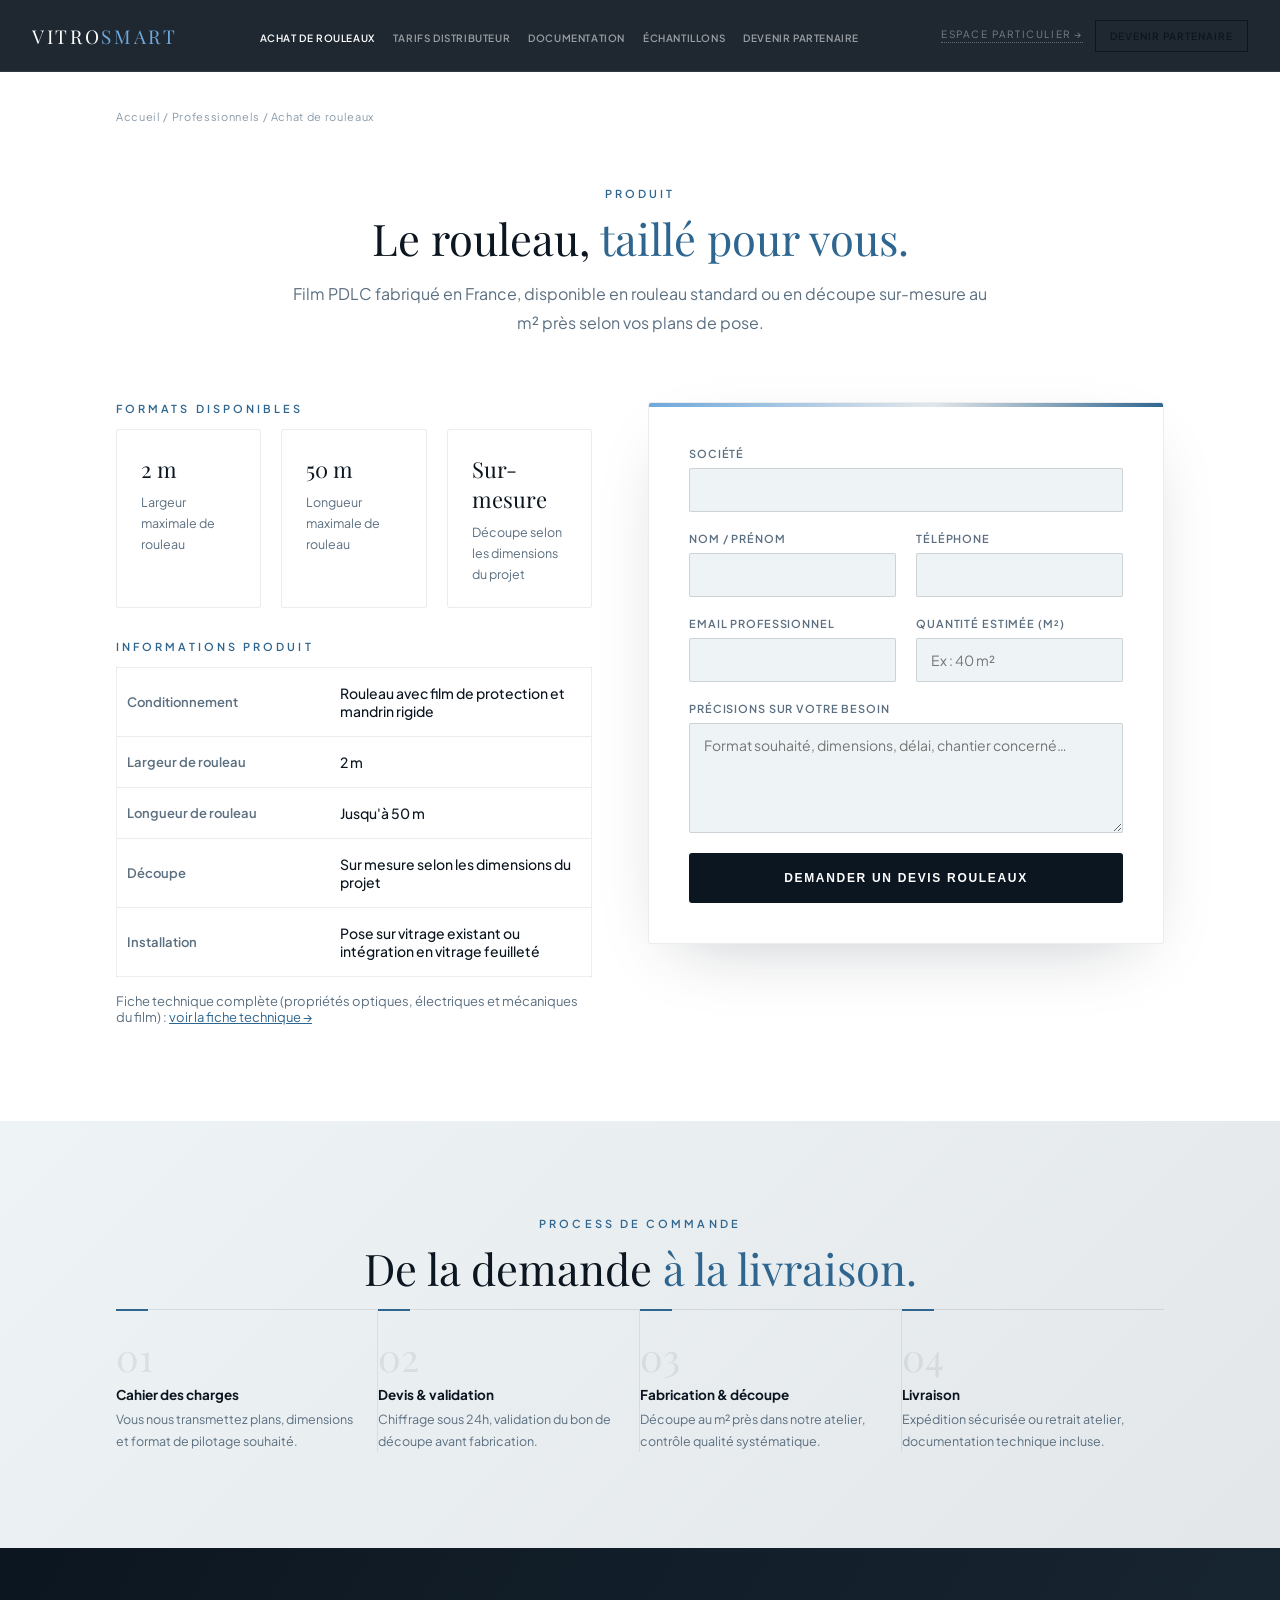
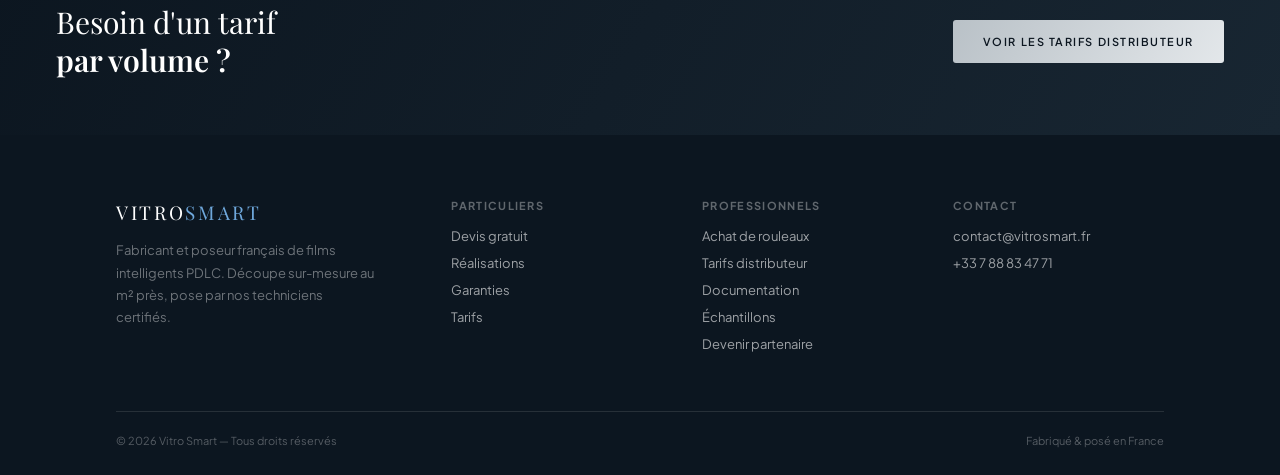
<file: professionnel/achat-rouleaux.html>
<!DOCTYPE html>
<html lang="fr">
<head>
<meta charset="UTF-8">
<meta name="viewport" content="width=device-width, initial-scale=1.0">
<title>Achat de rouleaux de film PDLC pour professionnels | Vitro Smart</title>
<meta name="description" content="Commandez vos rouleaux de film intelligent PDLC en format standard ou découpe sur-mesure au m² près. Livraison en France, fabrication française.">
<link rel="canonical" href="https://www.vitrosmart.fr/professionnel/achat-rouleaux.html">
<link rel="icon" type="image/x-icon" href="/favicon.ico">
<link rel="icon" type="image/png" sizes="32x32" href="/favicon-32x32.png">
<link rel="icon" type="image/png" sizes="16x16" href="/favicon-16x16.png">
<link rel="apple-touch-icon" sizes="180x180" href="/apple-touch-icon.png">
<link rel="icon" type="image/png" sizes="192x192" href="/android-chrome-192x192.png">
<link rel="icon" type="image/png" sizes="512x512" href="/android-chrome-512x512.png">
<link href="https://fonts.googleapis.com/css2?family=Playfair+Display:wght@400;500;600;700&family=Plus+Jakarta+Sans:wght@400;500;600;700&display=swap" rel="stylesheet">
<link rel="stylesheet" href="/assets/css/style.css">
<style>
  .prod-layout{display:grid;grid-template-columns:1fr 1fr;gap:56px;align-items:start}
  .fmt-grid{display:grid;grid-template-columns:repeat(3,1fr);gap:20px;margin-top:8px}
  .fmt-card{background:#fff;border:1px solid rgba(12,22,32,0.08);border-radius:var(--radius);padding:24px}
  .fmt-card b{display:block;font-family:'Playfair Display',Georgia,serif;font-size:22px;font-weight:400;margin-bottom:6px}
  .fmt-card span{font-size:12.5px;color:var(--muted)}
  @media(max-width:900px){.prod-layout{grid-template-columns:1fr}.fmt-grid{grid-template-columns:1fr}}
</style>
</head>
<body>

<nav class="site-nav dark">
  <a class="logo" href="/">Vitro<em>Smart</em></a>
  <ul class="nav-links">
    <li><a href="/professionnel/achat-rouleaux.html" class="is-active">Achat de rouleaux</a></li>
    <li><a href="/professionnel/tarifs-distributeur.html">Tarifs distributeur</a></li>
    <li><a href="/professionnel/documentation.html">Documentation</a></li>
    <li><a href="/professionnel/echantillons.html">Échantillons</a></li>
    <li><a href="/professionnel/devenir-partenaire.html">Devenir partenaire</a></li>
  </ul>
  <div class="nav-switch">
    <a class="nav-universe-tag" href="/particulier/">Espace particulier →</a>
    <a class="nav-cta" href="/professionnel/devenir-partenaire.html">Devenir partenaire</a>
  </div>
</nav>

<p class="crumb"><a href="/">Accueil</a> / <a href="/professionnel/">Professionnels</a> / Achat de rouleaux</p>

<section class="section-tight bg-white">
  <div class="wrap-nrw center">
    <p class="eyebrow">Produit</p>
    <h1 class="sec-title">Le rouleau, <i>taillé pour vous.</i></h1>
    <p class="lede">Film PDLC fabriqué en France, disponible en rouleau standard ou en découpe sur-mesure au m² près selon vos plans de pose.</p>
  </div>
</section>

<section class="bg-white" style="padding-top:0">
  <div class="wrap">
    <div class="prod-layout">
      <div>
        <p class="eyebrow">Formats disponibles</p>
        <div class="fmt-grid">
          <div class="fmt-card"><b>2 m</b><span>Largeur maximale de rouleau</span></div>
          <div class="fmt-card"><b>50 m</b><span>Longueur maximale de rouleau</span></div>
          <div class="fmt-card"><b>Sur-mesure</b><span>Découpe selon les dimensions du projet</span></div>
        </div>
        <p class="eyebrow mt-32">Informations produit</p>
        <table class="spec-table card">
          <tr><th>Conditionnement</th><td>Rouleau avec film de protection et mandrin rigide</td></tr>
          <tr><th>Largeur de rouleau</th><td>2 m</td></tr>
          <tr><th>Longueur de rouleau</th><td>Jusqu'à 50 m</td></tr>
          <tr><th>Découpe</th><td>Sur mesure selon les dimensions du projet</td></tr>
          <tr><th>Installation</th><td>Pose sur vitrage existant ou intégration en vitrage feuilleté</td></tr>
        </table>
        <p class="small-muted mt-16">Fiche technique complète (propriétés optiques, électriques et mécaniques du film) : <a href="/particulier/garanties.html" style="color:var(--accent2)">voir la fiche technique →</a></p>
      </div>

      <div>
        <form name="commande-rouleaux" method="POST" data-netlify="true" netlify-honeypot="bot-field" data-netlify-ajax data-success-target="rouleaux-success" id="rouleaux-form" class="site-form">
          <input type="hidden" name="form-name" value="commande-rouleaux">
          <p hidden><label>Ne pas remplir si vous êtes humain : <input name="bot-field"></label></p>

          <div class="f-row">
            <div class="f-field full">
              <label for="r-societe">Société</label>
              <input type="text" id="r-societe" name="societe" required>
            </div>
          </div>
          <div class="f-row">
            <div class="f-field">
              <label for="r-nom">Nom / Prénom</label>
              <input type="text" id="r-nom" name="nom" required>
            </div>
            <div class="f-field">
              <label for="r-tel">Téléphone</label>
              <input type="tel" id="r-tel" name="telephone" required>
            </div>
          </div>
          <div class="f-row">
            <div class="f-field">
              <label for="r-email">Email professionnel</label>
              <input type="email" id="r-email" name="email" required>
            </div>
            <div class="f-field">
              <label for="r-qte">Quantité estimée (m²)</label>
              <input type="text" id="r-qte" name="quantite" placeholder="Ex : 40 m²">
            </div>
          </div>
          <div class="f-row">
            <div class="f-field full">
              <label for="r-msg">Précisions sur votre besoin</label>
              <textarea id="r-msg" name="message" placeholder="Format souhaité, dimensions, délai, chantier concerné…"></textarea>
            </div>
          </div>
          <button type="submit" class="btn btn-dark btn-block btn-lg">Demander un devis rouleaux</button>
        </form>
        <p id="rouleaux-success" class="form-success" hidden>Merci ! Votre demande a été transmise à notre service commercial, réponse sous 24h ouvrées.</p>
      </div>
    </div>
  </div>
</section>

<section class="bg-bone">
  <div class="wrap">
    <p class="eyebrow center">Process de commande</p>
    <h2 class="sec-title center mb-48">De la demande <i>à la livraison.</i></h2>
    <div class="steps">
      <div class="step"><div class="step-n">01</div><div class="step-t">Cahier des charges</div><p class="step-d">Vous nous transmettez plans, dimensions et format de pilotage souhaité.</p></div>
      <div class="step"><div class="step-n">02</div><div class="step-t">Devis &amp; validation</div><p class="step-d">Chiffrage sous 24h, validation du bon de découpe avant fabrication.</p></div>
      <div class="step"><div class="step-n">03</div><div class="step-t">Fabrication &amp; découpe</div><p class="step-d">Découpe au m² près dans notre atelier, contrôle qualité systématique.</p></div>
      <div class="step"><div class="step-n">04</div><div class="step-t">Livraison</div><p class="step-d">Expédition sécurisée ou retrait atelier, documentation technique incluse.</p></div>
    </div>
  </div>
</section>

<div class="cta-band dark">
  <div class="cta-t">Besoin d'un tarif<b>par volume ?</b></div>
  <a class="btn btn-silver" href="/professionnel/tarifs-distributeur.html">Voir les tarifs distributeur</a>
</div>

<footer>
  <div class="wrap">
    <div class="f-grid">
      <div>
        <a class="f-logo" href="/">Vitro<em>Smart</em></a>
        <p class="f-baseline">Fabricant et poseur français de films intelligents PDLC. Découpe sur-mesure au m² près, pose par nos techniciens certifiés.</p>
      </div>
      <div class="f-col">
        <p class="f-col-t">Particuliers</p>
        <a href="/particulier/devis.html">Devis gratuit</a>
        <a href="/particulier/realisations.html">Réalisations</a>
        <a href="/particulier/garanties.html">Garanties</a>
        <a href="/particulier/tarifs.html">Tarifs</a>
      </div>
      <div class="f-col">
        <p class="f-col-t">Professionnels</p>
        <a href="/professionnel/achat-rouleaux.html">Achat de rouleaux</a>
        <a href="/professionnel/tarifs-distributeur.html">Tarifs distributeur</a>
        <a href="/professionnel/documentation.html">Documentation</a>
        <a href="/professionnel/echantillons.html">Échantillons</a>
        <a href="/professionnel/devenir-partenaire.html">Devenir partenaire</a>
      </div>
      <div class="f-col">
        <p class="f-col-t">Contact</p>
        <a href="mailto:contact@vitrosmart.fr">contact@vitrosmart.fr</a>
        <a href="https://wa.me/33788834771" target="_blank" rel="noopener">+33 7 88 83 47 71</a>
      </div>
    </div>
    <div class="f-bottom">
      <p class="f-copy">© 2026 Vitro Smart — Tous droits réservés</p>
      <p class="f-copy">Fabriqué &amp; posé en France</p>
    </div>
  </div>
</footer>

<script src="/assets/js/main.js"></script>
</body>
</html>
</file>
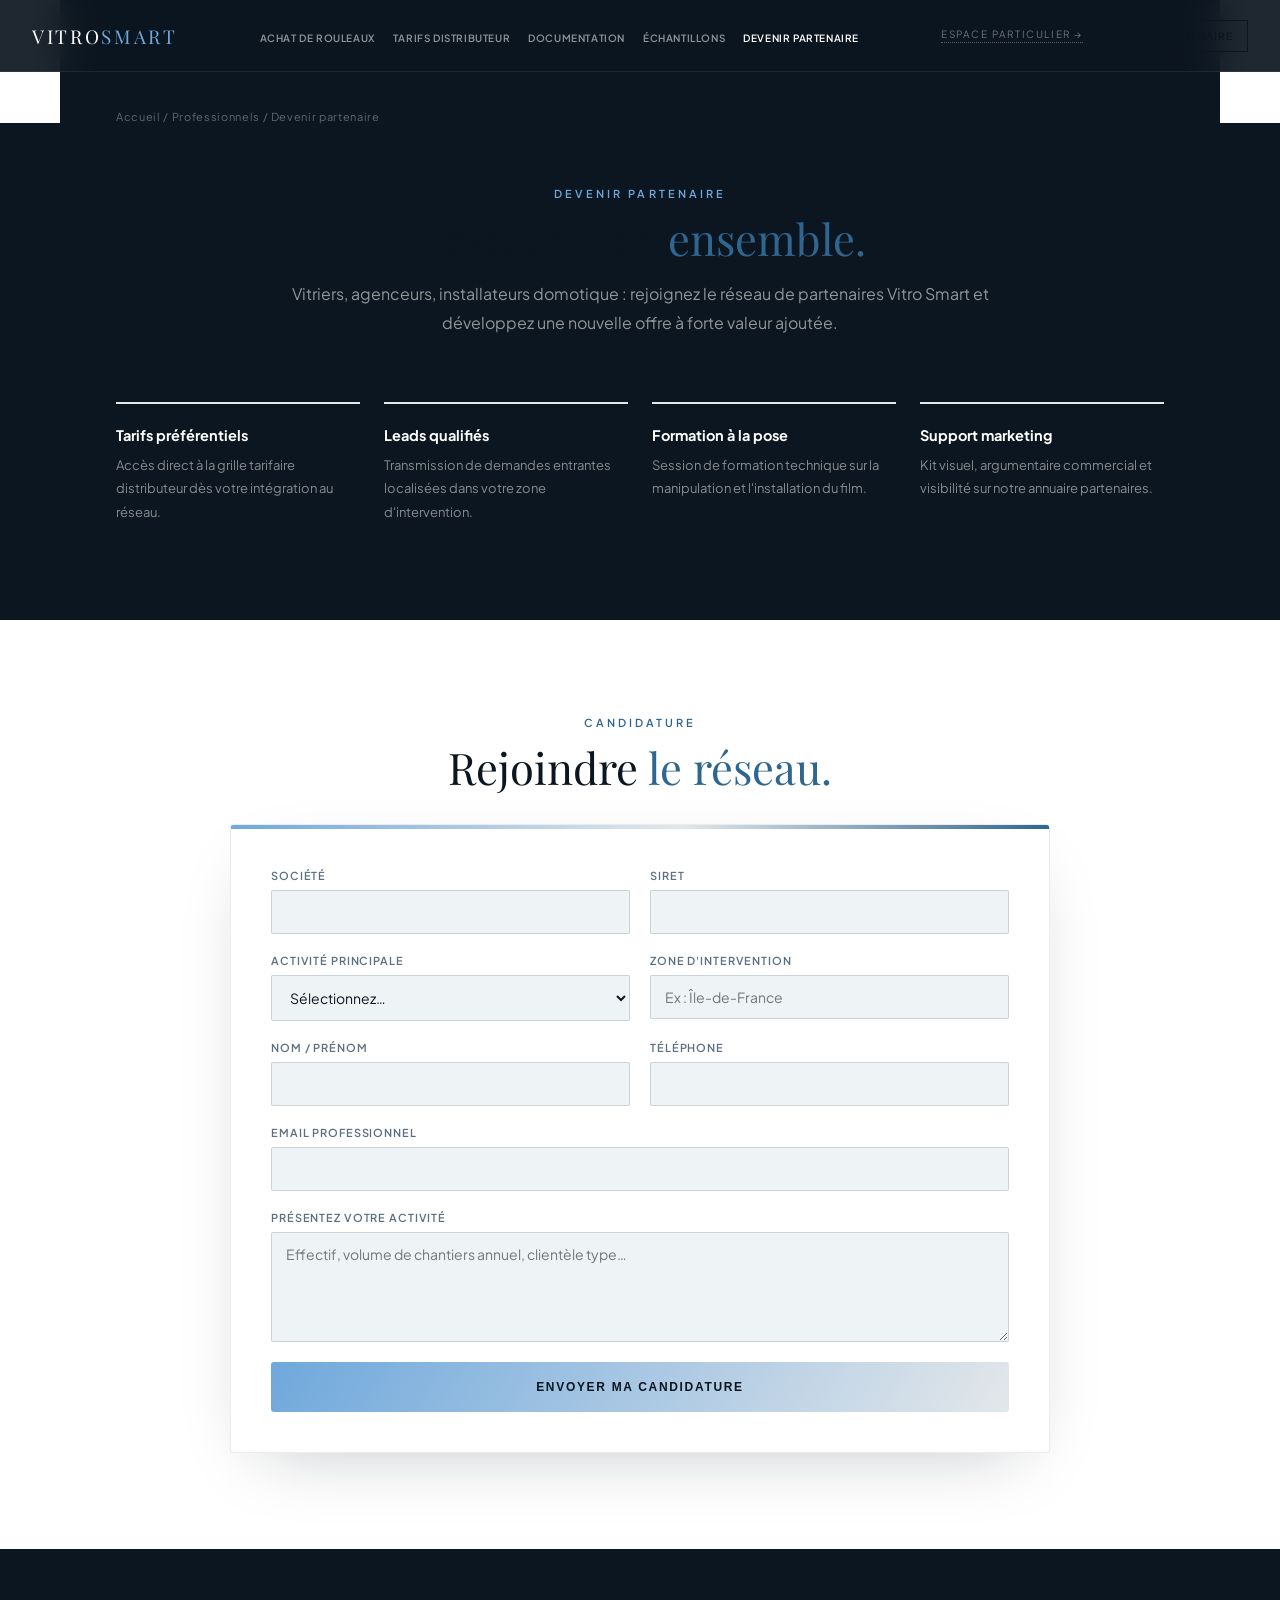
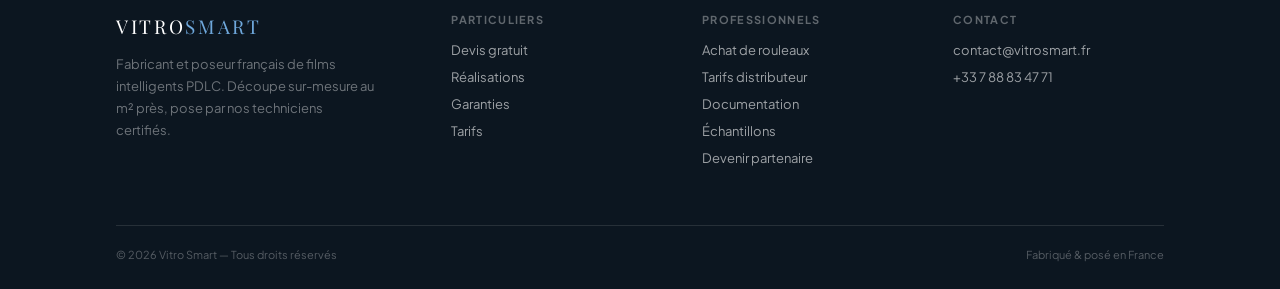
<file: professionnel/devenir-partenaire.html>
<!DOCTYPE html>
<html lang="fr">
<head>
<meta charset="UTF-8">
<meta name="viewport" content="width=device-width, initial-scale=1.0">
<title>Devenir partenaire installateur film PDLC | Vitro Smart</title>
<meta name="description" content="Rejoignez le réseau de partenaires Vitro Smart : vitriers, agenceurs et installateurs bénéficiant de tarifs préférentiels, de leads qualifiés et d'une formation à la pose du film PDLC.">
<link rel="canonical" href="https://www.vitrosmart.fr/professionnel/devenir-partenaire.html">
<link rel="icon" type="image/x-icon" href="/favicon.ico">
<link rel="icon" type="image/png" sizes="32x32" href="/favicon-32x32.png">
<link rel="icon" type="image/png" sizes="16x16" href="/favicon-16x16.png">
<link rel="apple-touch-icon" sizes="180x180" href="/apple-touch-icon.png">
<link rel="icon" type="image/png" sizes="192x192" href="/android-chrome-192x192.png">
<link rel="icon" type="image/png" sizes="512x512" href="/android-chrome-512x512.png">
<link href="https://fonts.googleapis.com/css2?family=Playfair+Display:wght@400;500;600;700&family=Plus+Jakarta+Sans:wght@400;500;600;700&display=swap" rel="stylesheet">
<link rel="stylesheet" href="/assets/css/style.css">
<style>
  .benef-grid{display:grid;grid-template-columns:repeat(4,1fr);gap:24px}
  .benef-card{padding-top:22px;border-top:2px solid var(--silver-lt)}
  .benef-card b{display:block;font-size:14.5px;margin-bottom:10px;color:#fff}
  .benef-card p{font-size:13px;color:rgba(255,255,255,0.5);line-height:1.8}
  @media(max-width:900px){.benef-grid{grid-template-columns:1fr 1fr}}
</style>
</head>
<body>

<nav class="site-nav dark">
  <a class="logo" href="/">Vitro<em>Smart</em></a>
  <ul class="nav-links">
    <li><a href="/professionnel/achat-rouleaux.html">Achat de rouleaux</a></li>
    <li><a href="/professionnel/tarifs-distributeur.html">Tarifs distributeur</a></li>
    <li><a href="/professionnel/documentation.html">Documentation</a></li>
    <li><a href="/professionnel/echantillons.html">Échantillons</a></li>
    <li><a href="/professionnel/devenir-partenaire.html" class="is-active">Devenir partenaire</a></li>
  </ul>
  <div class="nav-switch">
    <a class="nav-universe-tag" href="/particulier/">Espace particulier →</a>
    <a class="nav-cta" href="/professionnel/devenir-partenaire.html">Devenir partenaire</a>
  </div>
</nav>

<p class="crumb" style="color:rgba(255,255,255,0.35);background:var(--ink)"><a href="/" style="color:rgba(255,255,255,0.35)">Accueil</a> / <a href="/professionnel/" style="color:rgba(255,255,255,0.35)">Professionnels</a> / Devenir partenaire</p>

<section class="section-tight bg-ink">
  <div class="wrap-nrw center">
    <p class="eyebrow on-dark">Devenir partenaire</p>
    <h1 class="sec-title">Grandissons <i>ensemble.</i></h1>
    <p class="lede">Vitriers, agenceurs, installateurs domotique : rejoignez le réseau de partenaires Vitro Smart et développez une nouvelle offre à forte valeur ajoutée.</p>
  </div>
</section>

<section class="bg-ink" style="padding-top:0">
  <div class="wrap">
    <div class="benef-grid">
      <div class="benef-card"><b>Tarifs préférentiels</b><p>Accès direct à la grille tarifaire distributeur dès votre intégration au réseau.</p></div>
      <div class="benef-card"><b>Leads qualifiés</b><p>Transmission de demandes entrantes localisées dans votre zone d'intervention.</p></div>
      <div class="benef-card"><b>Formation à la pose</b><p>Session de formation technique sur la manipulation et l'installation du film.</p></div>
      <div class="benef-card"><b>Support marketing</b><p>Kit visuel, argumentaire commercial et visibilité sur notre annuaire partenaires.</p></div>
    </div>
  </div>
</section>

<section class="bg-white">
  <div class="wrap">
    <p class="eyebrow center">Candidature</p>
    <h2 class="sec-title center mb-32">Rejoindre <i>le réseau.</i></h2>
    <div class="wrap-nrw" style="padding:0">
      <form name="partenaire" method="POST" data-netlify="true" netlify-honeypot="bot-field" data-netlify-ajax data-success-target="partenaire-success" id="partenaire-form" class="site-form">
        <input type="hidden" name="form-name" value="partenaire">
        <p hidden><label>Ne pas remplir si vous êtes humain : <input name="bot-field"></label></p>

        <div class="f-row">
          <div class="f-field">
            <label for="pt-societe">Société</label>
            <input type="text" id="pt-societe" name="societe" required>
          </div>
          <div class="f-field">
            <label for="pt-siret">SIRET</label>
            <input type="text" id="pt-siret" name="siret">
          </div>
        </div>
        <div class="f-row">
          <div class="f-field">
            <label for="pt-activite">Activité principale</label>
            <select id="pt-activite" name="activite" required>
              <option value="" disabled selected>Sélectionnez…</option>
              <option value="Vitrier">Vitrier</option>
              <option value="Agenceur">Agenceur / menuisier</option>
              <option value="Architecte d'intérieur">Architecte d'intérieur</option>
              <option value="Installateur domotique">Installateur domotique</option>
              <option value="Autre">Autre</option>
            </select>
          </div>
          <div class="f-field">
            <label for="pt-zone">Zone d'intervention</label>
            <input type="text" id="pt-zone" name="zone" placeholder="Ex : Île-de-France">
          </div>
        </div>
        <div class="f-row">
          <div class="f-field">
            <label for="pt-nom">Nom / Prénom</label>
            <input type="text" id="pt-nom" name="nom" required>
          </div>
          <div class="f-field">
            <label for="pt-tel">Téléphone</label>
            <input type="tel" id="pt-tel" name="telephone" required>
          </div>
        </div>
        <div class="f-row">
          <div class="f-field full">
            <label for="pt-email">Email professionnel</label>
            <input type="email" id="pt-email" name="email" required>
          </div>
        </div>
        <div class="f-row">
          <div class="f-field full">
            <label for="pt-msg">Présentez votre activité</label>
            <textarea id="pt-msg" name="message" placeholder="Effectif, volume de chantiers annuel, clientèle type…"></textarea>
          </div>
        </div>
        <button type="submit" class="btn btn-primary btn-block btn-lg">Envoyer ma candidature</button>
      </form>
      <p id="partenaire-success" class="form-success" hidden>Merci ! Votre candidature a bien été reçue, notre équipe partenariats vous recontacte sous 48h ouvrées.</p>
    </div>
  </div>
</section>

<footer>
  <div class="wrap">
    <div class="f-grid">
      <div>
        <a class="f-logo" href="/">Vitro<em>Smart</em></a>
        <p class="f-baseline">Fabricant et poseur français de films intelligents PDLC. Découpe sur-mesure au m² près, pose par nos techniciens certifiés.</p>
      </div>
      <div class="f-col">
        <p class="f-col-t">Particuliers</p>
        <a href="/particulier/devis.html">Devis gratuit</a>
        <a href="/particulier/realisations.html">Réalisations</a>
        <a href="/particulier/garanties.html">Garanties</a>
        <a href="/particulier/tarifs.html">Tarifs</a>
      </div>
      <div class="f-col">
        <p class="f-col-t">Professionnels</p>
        <a href="/professionnel/achat-rouleaux.html">Achat de rouleaux</a>
        <a href="/professionnel/tarifs-distributeur.html">Tarifs distributeur</a>
        <a href="/professionnel/documentation.html">Documentation</a>
        <a href="/professionnel/echantillons.html">Échantillons</a>
        <a href="/professionnel/devenir-partenaire.html">Devenir partenaire</a>
      </div>
      <div class="f-col">
        <p class="f-col-t">Contact</p>
        <a href="mailto:contact@vitrosmart.fr">contact@vitrosmart.fr</a>
        <a href="https://wa.me/33788834771" target="_blank" rel="noopener">+33 7 88 83 47 71</a>
      </div>
    </div>
    <div class="f-bottom">
      <p class="f-copy">© 2026 Vitro Smart — Tous droits réservés</p>
      <p class="f-copy">Fabriqué &amp; posé en France</p>
    </div>
  </div>
</footer>

<script src="/assets/js/main.js"></script>
</body>
</html>
</file>
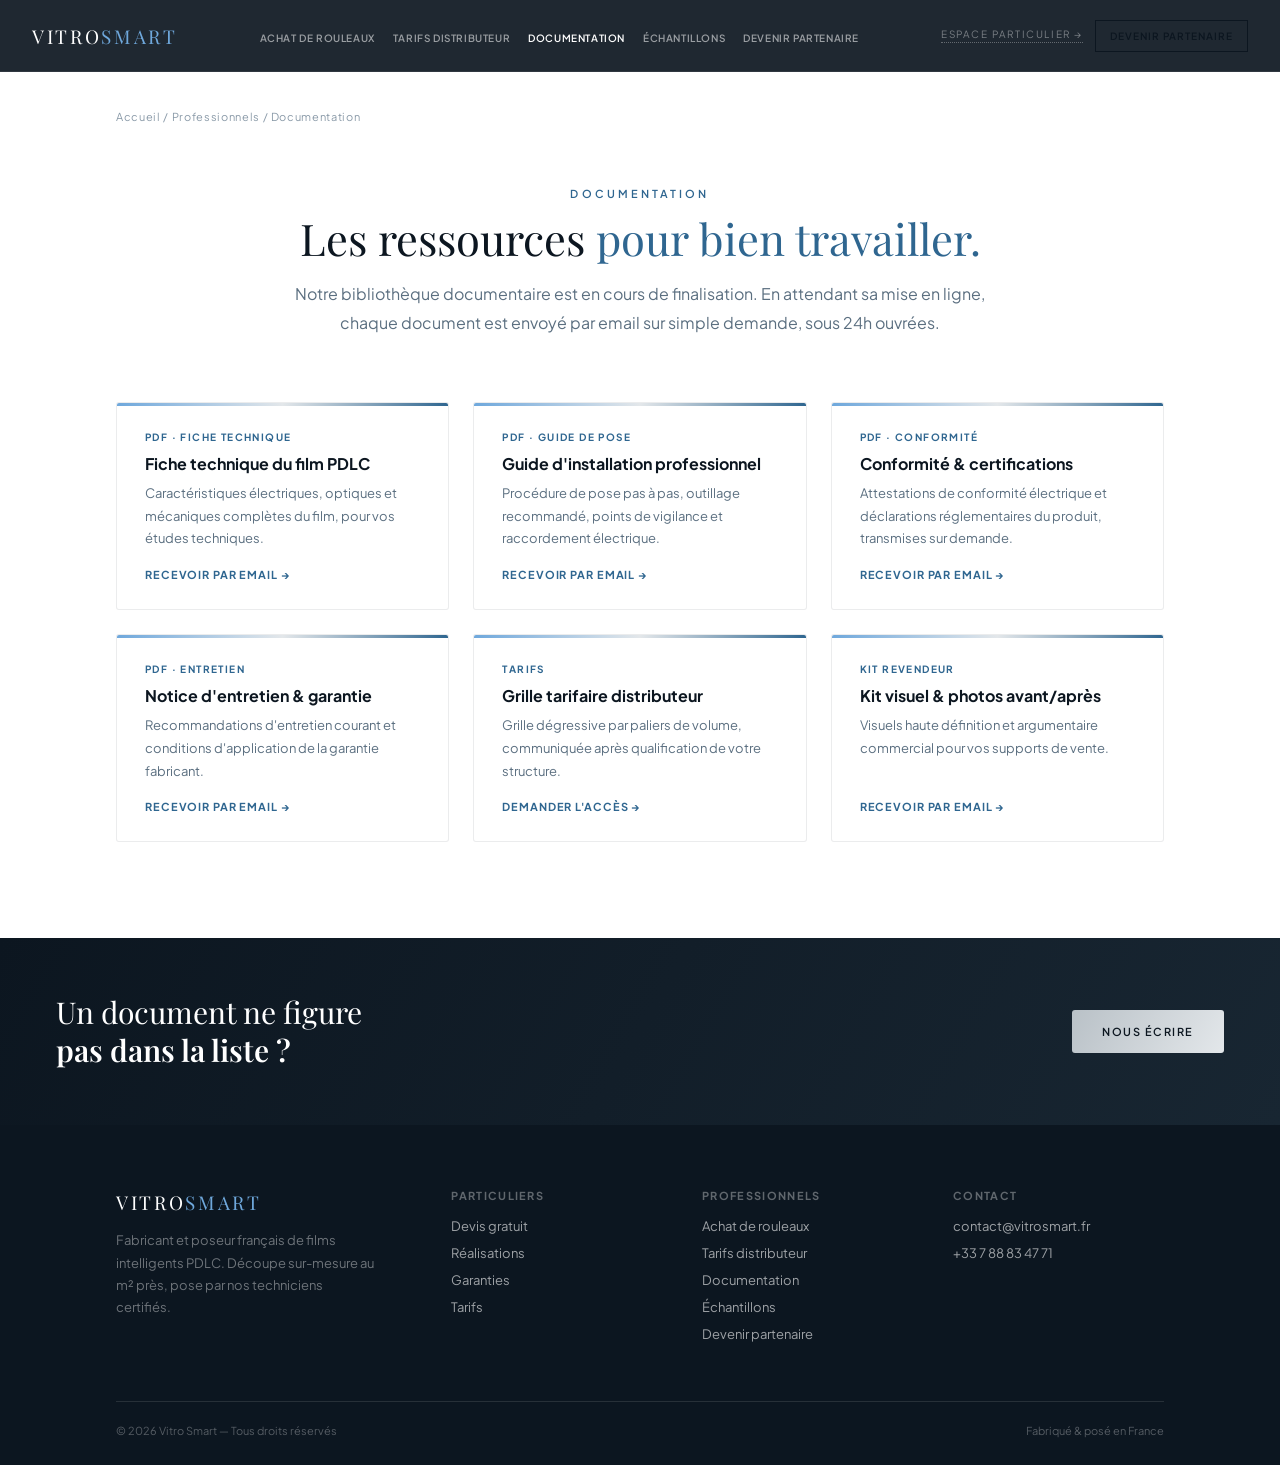
<file: professionnel/documentation.html>
<!DOCTYPE html>
<html lang="fr">
<head>
<meta charset="UTF-8">
<meta name="viewport" content="width=device-width, initial-scale=1.0">
<title>Documentation technique film PDLC | Vitro Smart</title>
<meta name="description" content="Fiches techniques, guide de pose, certifications et kit visuel pour les professionnels travaillant avec le film intelligent PDLC Vitro Smart.">
<link rel="canonical" href="https://www.vitrosmart.fr/professionnel/documentation.html">
<link rel="icon" type="image/x-icon" href="/favicon.ico">
<link rel="icon" type="image/png" sizes="32x32" href="/favicon-32x32.png">
<link rel="icon" type="image/png" sizes="16x16" href="/favicon-16x16.png">
<link rel="apple-touch-icon" sizes="180x180" href="/apple-touch-icon.png">
<link rel="icon" type="image/png" sizes="192x192" href="/android-chrome-192x192.png">
<link rel="icon" type="image/png" sizes="512x512" href="/android-chrome-512x512.png">
<link href="https://fonts.googleapis.com/css2?family=Playfair+Display:wght@400;500;600;700&family=Plus+Jakarta+Sans:wght@400;500;600;700&display=swap" rel="stylesheet">
<link rel="stylesheet" href="/assets/css/style.css">
<style>
  .doc-grid{display:grid;grid-template-columns:repeat(3,1fr);gap:24px}
  .doc-card{background:#fff;border:1px solid rgba(12,22,32,0.08);border-radius:var(--radius);padding:28px;position:relative;overflow:hidden;display:flex;flex-direction:column}
  .doc-card::before{content:'';position:absolute;top:0;left:0;right:0;height:3px;background:linear-gradient(90deg,var(--accent),var(--silver-lt),var(--accent2))}
  .doc-k{font-size:10px;letter-spacing:.14em;text-transform:uppercase;color:var(--accent2);font-weight:700;margin-bottom:10px}
  .doc-t{font-size:16px;font-weight:700;margin-bottom:8px}
  .doc-d{font-size:13px;color:var(--muted);line-height:1.75;margin-bottom:18px;flex:1}
  .doc-link{font-size:11px;letter-spacing:.08em;text-transform:uppercase;font-weight:700;color:var(--accent2);text-decoration:none}
  .doc-link:hover{text-decoration:underline}
  @media(max-width:900px){.doc-grid{grid-template-columns:1fr}}
</style>
</head>
<body>

<nav class="site-nav dark">
  <a class="logo" href="/">Vitro<em>Smart</em></a>
  <ul class="nav-links">
    <li><a href="/professionnel/achat-rouleaux.html">Achat de rouleaux</a></li>
    <li><a href="/professionnel/tarifs-distributeur.html">Tarifs distributeur</a></li>
    <li><a href="/professionnel/documentation.html" class="is-active">Documentation</a></li>
    <li><a href="/professionnel/echantillons.html">Échantillons</a></li>
    <li><a href="/professionnel/devenir-partenaire.html">Devenir partenaire</a></li>
  </ul>
  <div class="nav-switch">
    <a class="nav-universe-tag" href="/particulier/">Espace particulier →</a>
    <a class="nav-cta" href="/professionnel/devenir-partenaire.html">Devenir partenaire</a>
  </div>
</nav>

<p class="crumb"><a href="/">Accueil</a> / <a href="/professionnel/">Professionnels</a> / Documentation</p>

<section class="section-tight bg-white">
  <div class="wrap-nrw center">
    <p class="eyebrow">Documentation</p>
    <h1 class="sec-title">Les ressources <i>pour bien travailler.</i></h1>
    <p class="lede">Notre bibliothèque documentaire est en cours de finalisation. En attendant sa mise en ligne, chaque document est envoyé par email sur simple demande, sous 24h ouvrées.</p>
  </div>
</section>

<section class="bg-white" style="padding-top:0">
  <div class="wrap">
    <div class="doc-grid">
      <div class="doc-card">
        <span class="doc-k">PDF · Fiche technique</span>
        <div class="doc-t">Fiche technique du film PDLC</div>
        <p class="doc-d">Caractéristiques électriques, optiques et mécaniques complètes du film, pour vos études techniques.</p>
        <a class="doc-link" href="mailto:contact@vitrosmart.fr?subject=Demande%20-%20Fiche%20technique%20film%20PDLC">Recevoir par email →</a>
      </div>
      <div class="doc-card">
        <span class="doc-k">PDF · Guide de pose</span>
        <div class="doc-t">Guide d'installation professionnel</div>
        <p class="doc-d">Procédure de pose pas à pas, outillage recommandé, points de vigilance et raccordement électrique.</p>
        <a class="doc-link" href="mailto:contact@vitrosmart.fr?subject=Demande%20-%20Guide%20de%20pose">Recevoir par email →</a>
      </div>
      <div class="doc-card">
        <span class="doc-k">PDF · Conformité</span>
        <div class="doc-t">Conformité &amp; certifications</div>
        <p class="doc-d">Attestations de conformité électrique et déclarations réglementaires du produit, transmises sur demande.</p>
        <a class="doc-link" href="mailto:contact@vitrosmart.fr?subject=Demande%20-%20Certifications">Recevoir par email →</a>
      </div>
      <div class="doc-card">
        <span class="doc-k">PDF · Entretien</span>
        <div class="doc-t">Notice d'entretien &amp; garantie</div>
        <p class="doc-d">Recommandations d'entretien courant et conditions d'application de la garantie fabricant.</p>
        <a class="doc-link" href="mailto:contact@vitrosmart.fr?subject=Demande%20-%20Notice%20d%27entretien">Recevoir par email →</a>
      </div>
      <div class="doc-card">
        <span class="doc-k">Tarifs</span>
        <div class="doc-t">Grille tarifaire distributeur</div>
        <p class="doc-d">Grille dégressive par paliers de volume, communiquée après qualification de votre structure.</p>
        <a class="doc-link" href="/professionnel/tarifs-distributeur.html">Demander l'accès →</a>
      </div>
      <div class="doc-card">
        <span class="doc-k">Kit revendeur</span>
        <div class="doc-t">Kit visuel &amp; photos avant/après</div>
        <p class="doc-d">Visuels haute définition et argumentaire commercial pour vos supports de vente.</p>
        <a class="doc-link" href="mailto:contact@vitrosmart.fr?subject=Demande%20-%20Kit%20visuel%20revendeur">Recevoir par email →</a>
      </div>
    </div>
  </div>
</section>

<div class="cta-band dark">
  <div class="cta-t">Un document ne figure<b>pas dans la liste ?</b></div>
  <a class="btn btn-silver" href="mailto:contact@vitrosmart.fr">Nous écrire</a>
</div>

<footer>
  <div class="wrap">
    <div class="f-grid">
      <div>
        <a class="f-logo" href="/">Vitro<em>Smart</em></a>
        <p class="f-baseline">Fabricant et poseur français de films intelligents PDLC. Découpe sur-mesure au m² près, pose par nos techniciens certifiés.</p>
      </div>
      <div class="f-col">
        <p class="f-col-t">Particuliers</p>
        <a href="/particulier/devis.html">Devis gratuit</a>
        <a href="/particulier/realisations.html">Réalisations</a>
        <a href="/particulier/garanties.html">Garanties</a>
        <a href="/particulier/tarifs.html">Tarifs</a>
      </div>
      <div class="f-col">
        <p class="f-col-t">Professionnels</p>
        <a href="/professionnel/achat-rouleaux.html">Achat de rouleaux</a>
        <a href="/professionnel/tarifs-distributeur.html">Tarifs distributeur</a>
        <a href="/professionnel/documentation.html">Documentation</a>
        <a href="/professionnel/echantillons.html">Échantillons</a>
        <a href="/professionnel/devenir-partenaire.html">Devenir partenaire</a>
      </div>
      <div class="f-col">
        <p class="f-col-t">Contact</p>
        <a href="mailto:contact@vitrosmart.fr">contact@vitrosmart.fr</a>
        <a href="https://wa.me/33788834771" target="_blank" rel="noopener">+33 7 88 83 47 71</a>
      </div>
    </div>
    <div class="f-bottom">
      <p class="f-copy">© 2026 Vitro Smart — Tous droits réservés</p>
      <p class="f-copy">Fabriqué &amp; posé en France</p>
    </div>
  </div>
</footer>

<script src="/assets/js/main.js"></script>
</body>
</html>
</file>
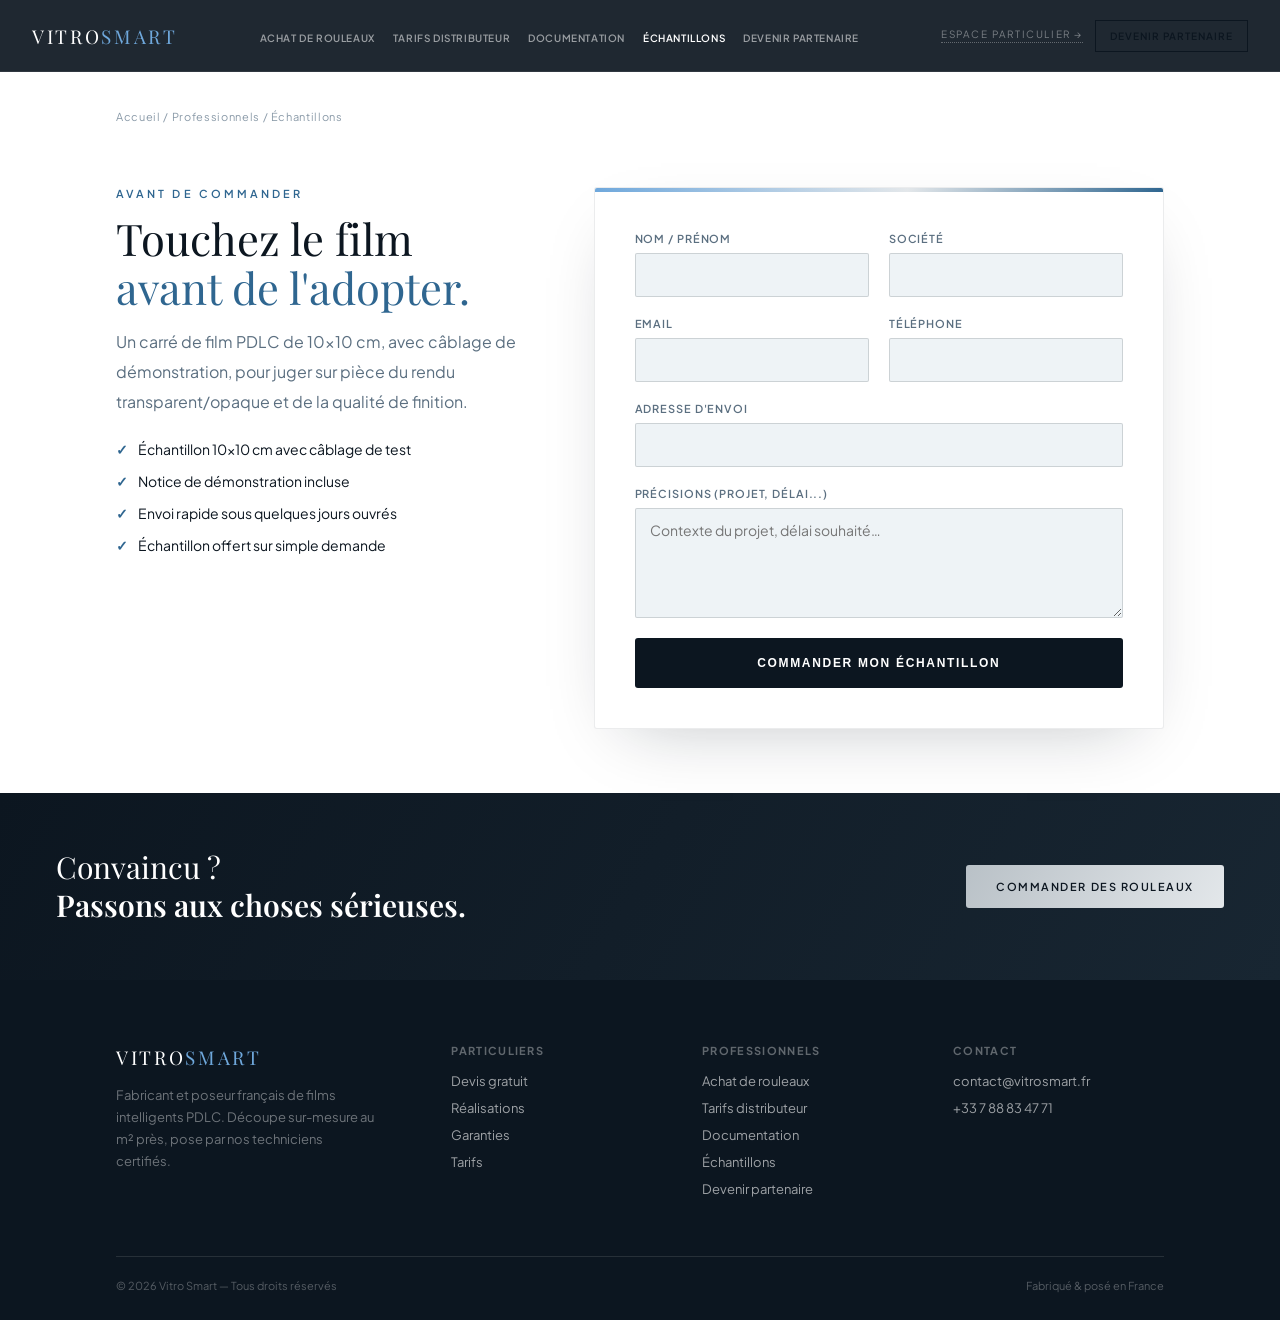
<file: professionnel/echantillons.html>
<!DOCTYPE html>
<html lang="fr">
<head>
<meta charset="UTF-8">
<meta name="viewport" content="width=device-width, initial-scale=1.0">
<title>Commander un échantillon de film PDLC | Vitro Smart</title>
<meta name="description" content="Recevez un échantillon du film intelligent PDLC Vitro Smart pour valider rendu, opacité et qualité avant de commander vos rouleaux.">
<link rel="canonical" href="https://www.vitrosmart.fr/professionnel/echantillons.html">
<link rel="icon" type="image/x-icon" href="/favicon.ico">
<link rel="icon" type="image/png" sizes="32x32" href="/favicon-32x32.png">
<link rel="icon" type="image/png" sizes="16x16" href="/favicon-16x16.png">
<link rel="apple-touch-icon" sizes="180x180" href="/apple-touch-icon.png">
<link rel="icon" type="image/png" sizes="192x192" href="/android-chrome-192x192.png">
<link rel="icon" type="image/png" sizes="512x512" href="/android-chrome-512x512.png">
<link href="https://fonts.googleapis.com/css2?family=Playfair+Display:wght@400;500;600;700&family=Plus+Jakarta+Sans:wght@400;500;600;700&display=swap" rel="stylesheet">
<link rel="stylesheet" href="/assets/css/style.css">
<style>
  .ech-layout{display:grid;grid-template-columns:0.85fr 1.15fr;gap:56px;align-items:start}
  .ech-list{list-style:none;display:flex;flex-direction:column;gap:14px;margin-top:24px}
  .ech-list li{font-size:14px;color:var(--ink);padding-left:22px;position:relative}
  .ech-list li::before{content:'✓';position:absolute;left:0;color:var(--accent2);font-weight:700}
  @media(max-width:900px){.ech-layout{grid-template-columns:1fr}}
</style>
</head>
<body>

<nav class="site-nav dark">
  <a class="logo" href="/">Vitro<em>Smart</em></a>
  <ul class="nav-links">
    <li><a href="/professionnel/achat-rouleaux.html">Achat de rouleaux</a></li>
    <li><a href="/professionnel/tarifs-distributeur.html">Tarifs distributeur</a></li>
    <li><a href="/professionnel/documentation.html">Documentation</a></li>
    <li><a href="/professionnel/echantillons.html" class="is-active">Échantillons</a></li>
    <li><a href="/professionnel/devenir-partenaire.html">Devenir partenaire</a></li>
  </ul>
  <div class="nav-switch">
    <a class="nav-universe-tag" href="/particulier/">Espace particulier →</a>
    <a class="nav-cta" href="/professionnel/devenir-partenaire.html">Devenir partenaire</a>
  </div>
</nav>

<p class="crumb"><a href="/">Accueil</a> / <a href="/professionnel/">Professionnels</a> / Échantillons</p>

<section class="section-tight bg-white">
  <div class="wrap">
    <div class="ech-layout">
      <div>
        <p class="eyebrow">Avant de commander</p>
        <h1 class="sec-title">Touchez le film<br><i>avant de l'adopter.</i></h1>
        <p class="lede">Un carré de film PDLC de 10x10 cm, avec câblage de démonstration, pour juger sur pièce du rendu transparent/opaque et de la qualité de finition.</p>
        <ul class="ech-list">
          <li>Échantillon 10x10 cm avec câblage de test</li>
          <li>Notice de démonstration incluse</li>
          <li>Envoi rapide sous quelques jours ouvrés</li>
          <li>Échantillon offert sur simple demande</li>
        </ul>
      </div>

      <div>
        <form name="echantillon" method="POST" data-netlify="true" netlify-honeypot="bot-field" data-netlify-ajax data-success-target="ech-success" id="ech-form" class="site-form">
          <input type="hidden" name="form-name" value="echantillon">
          <p hidden><label>Ne pas remplir si vous êtes humain : <input name="bot-field"></label></p>

          <div class="f-row">
            <div class="f-field">
              <label for="e-nom">Nom / Prénom</label>
              <input type="text" id="e-nom" name="nom" required>
            </div>
            <div class="f-field">
              <label for="e-societe">Société</label>
              <input type="text" id="e-societe" name="societe">
            </div>
          </div>
          <div class="f-row">
            <div class="f-field">
              <label for="e-email">Email</label>
              <input type="email" id="e-email" name="email" required>
            </div>
            <div class="f-field">
              <label for="e-tel">Téléphone</label>
              <input type="tel" id="e-tel" name="telephone" required>
            </div>
          </div>
          <div class="f-row">
            <div class="f-field full">
              <label for="e-adresse">Adresse d'envoi</label>
              <input type="text" id="e-adresse" name="adresse" required>
            </div>
          </div>
          <div class="f-row">
            <div class="f-field full">
              <label for="e-msg">Précisions (projet, délai...)</label>
              <textarea id="e-msg" name="message" placeholder="Contexte du projet, délai souhaité…"></textarea>
            </div>
          </div>
          <button type="submit" class="btn btn-dark btn-block btn-lg">Commander mon échantillon</button>
        </form>
        <p id="ech-success" class="form-success" hidden>Merci ! Votre échantillon part sous peu, vous recevrez un email de confirmation d'expédition.</p>
      </div>
    </div>
  </div>
</section>

<div class="cta-band dark">
  <div class="cta-t">Convaincu ?<b>Passons aux choses sérieuses.</b></div>
  <a class="btn btn-silver" href="/professionnel/achat-rouleaux.html">Commander des rouleaux</a>
</div>

<footer>
  <div class="wrap">
    <div class="f-grid">
      <div>
        <a class="f-logo" href="/">Vitro<em>Smart</em></a>
        <p class="f-baseline">Fabricant et poseur français de films intelligents PDLC. Découpe sur-mesure au m² près, pose par nos techniciens certifiés.</p>
      </div>
      <div class="f-col">
        <p class="f-col-t">Particuliers</p>
        <a href="/particulier/devis.html">Devis gratuit</a>
        <a href="/particulier/realisations.html">Réalisations</a>
        <a href="/particulier/garanties.html">Garanties</a>
        <a href="/particulier/tarifs.html">Tarifs</a>
      </div>
      <div class="f-col">
        <p class="f-col-t">Professionnels</p>
        <a href="/professionnel/achat-rouleaux.html">Achat de rouleaux</a>
        <a href="/professionnel/tarifs-distributeur.html">Tarifs distributeur</a>
        <a href="/professionnel/documentation.html">Documentation</a>
        <a href="/professionnel/echantillons.html">Échantillons</a>
        <a href="/professionnel/devenir-partenaire.html">Devenir partenaire</a>
      </div>
      <div class="f-col">
        <p class="f-col-t">Contact</p>
        <a href="mailto:contact@vitrosmart.fr">contact@vitrosmart.fr</a>
        <a href="https://wa.me/33788834771" target="_blank" rel="noopener">+33 7 88 83 47 71</a>
      </div>
    </div>
    <div class="f-bottom">
      <p class="f-copy">© 2026 Vitro Smart — Tous droits réservés</p>
      <p class="f-copy">Fabriqué &amp; posé en France</p>
    </div>
  </div>
</footer>

<script src="/assets/js/main.js"></script>
</body>
</html>
</file>
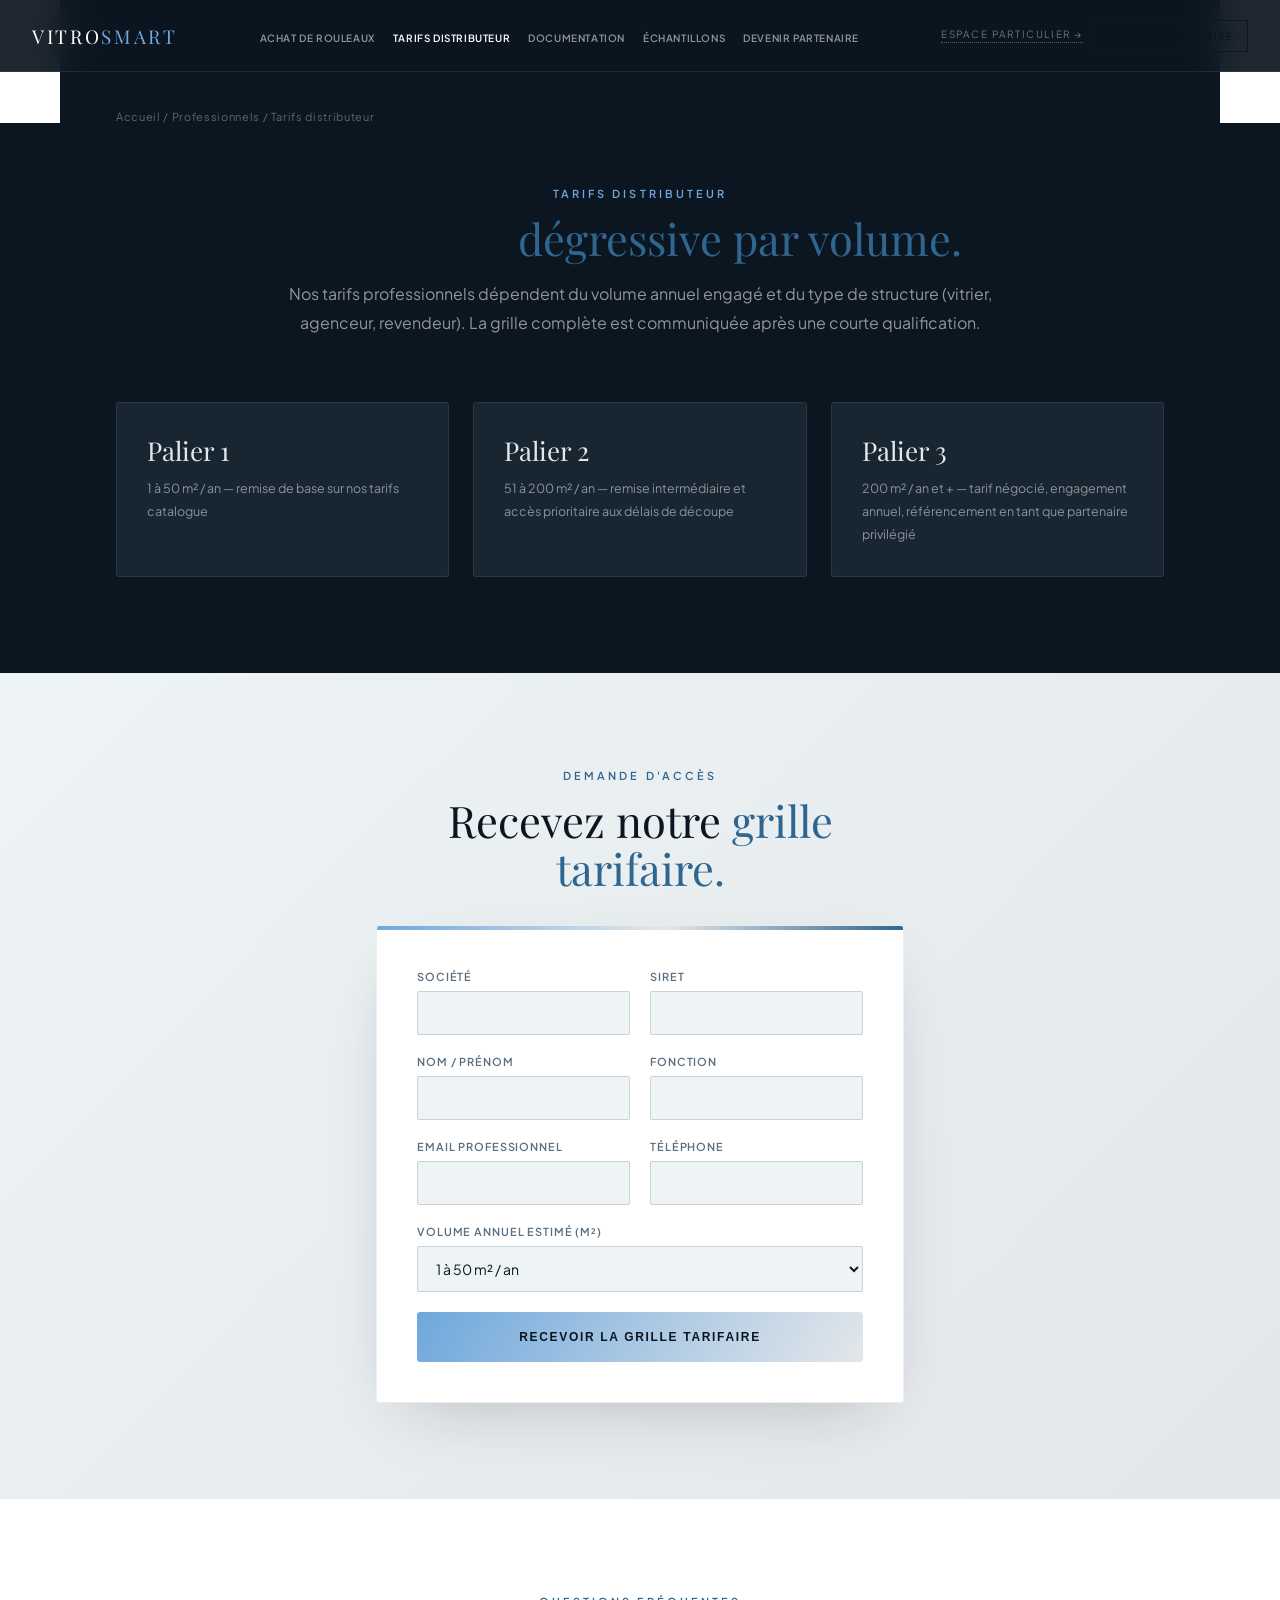
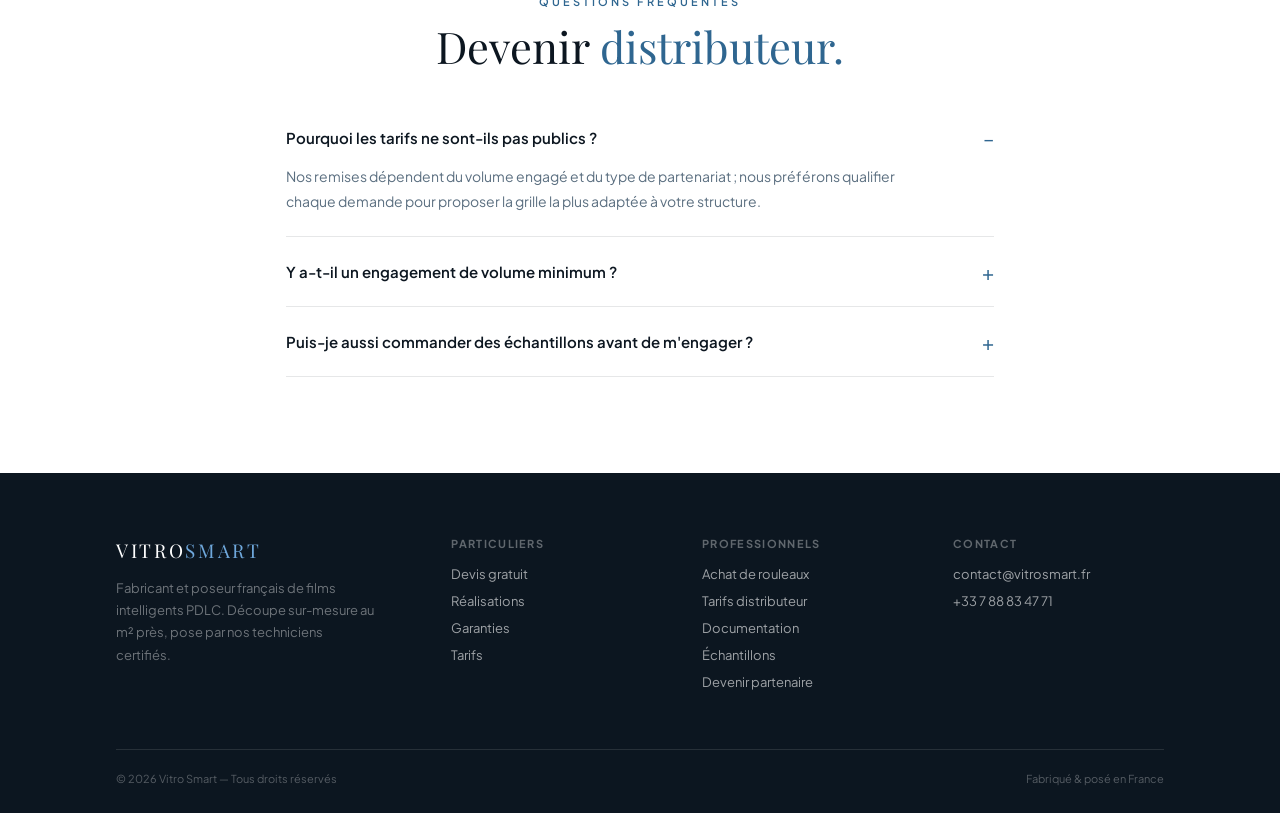
<file: professionnel/tarifs-distributeur.html>
<!DOCTYPE html>
<html lang="fr">
<head>
<meta charset="UTF-8">
<meta name="viewport" content="width=device-width, initial-scale=1.0">
<title>Tarifs distributeur film PDLC | Vitro Smart</title>
<meta name="description" content="Grille tarifaire dégressive par paliers de volume pour les distributeurs et revendeurs de film intelligent PDLC Vitro Smart. Demandez votre accès.">
<link rel="canonical" href="https://www.vitrosmart.fr/professionnel/tarifs-distributeur.html">
<link rel="icon" type="image/x-icon" href="/favicon.ico">
<link rel="icon" type="image/png" sizes="32x32" href="/favicon-32x32.png">
<link rel="icon" type="image/png" sizes="16x16" href="/favicon-16x16.png">
<link rel="apple-touch-icon" sizes="180x180" href="/apple-touch-icon.png">
<link rel="icon" type="image/png" sizes="192x192" href="/android-chrome-192x192.png">
<link rel="icon" type="image/png" sizes="512x512" href="/android-chrome-512x512.png">
<link href="https://fonts.googleapis.com/css2?family=Playfair+Display:wght@400;500;600;700&family=Plus+Jakarta+Sans:wght@400;500;600;700&display=swap" rel="stylesheet">
<link rel="stylesheet" href="/assets/css/style.css">
<style>
  .tier-grid{display:grid;grid-template-columns:repeat(3,1fr);gap:24px}
  .tier-card{background:var(--ink-soft);border:1px solid rgba(255,255,255,0.08);border-radius:var(--radius);padding:30px;color:#fff}
  .tier-card b{display:block;font-family:'Playfair Display',Georgia,serif;font-size:26px;font-weight:400;margin-bottom:8px;color:var(--silver-lt)}
  .tier-card span{font-size:12.5px;color:rgba(255,255,255,0.5);line-height:1.7}
  .gate{max-width:640px;margin:0 auto}
  @media(max-width:900px){.tier-grid{grid-template-columns:1fr}}
</style>
</head>
<body>

<nav class="site-nav dark">
  <a class="logo" href="/">Vitro<em>Smart</em></a>
  <ul class="nav-links">
    <li><a href="/professionnel/achat-rouleaux.html">Achat de rouleaux</a></li>
    <li><a href="/professionnel/tarifs-distributeur.html" class="is-active">Tarifs distributeur</a></li>
    <li><a href="/professionnel/documentation.html">Documentation</a></li>
    <li><a href="/professionnel/echantillons.html">Échantillons</a></li>
    <li><a href="/professionnel/devenir-partenaire.html">Devenir partenaire</a></li>
  </ul>
  <div class="nav-switch">
    <a class="nav-universe-tag" href="/particulier/">Espace particulier →</a>
    <a class="nav-cta" href="/professionnel/devenir-partenaire.html">Devenir partenaire</a>
  </div>
</nav>

<p class="crumb" style="color:rgba(255,255,255,0.35);background:var(--ink)"><a href="/" style="color:rgba(255,255,255,0.35)">Accueil</a> / <a href="/professionnel/" style="color:rgba(255,255,255,0.35)">Professionnels</a> / Tarifs distributeur</p>

<section class="section-tight bg-ink">
  <div class="wrap-nrw center">
    <p class="eyebrow on-dark">Tarifs distributeur</p>
    <h1 class="sec-title">Une grille <i>dégressive par volume.</i></h1>
    <p class="lede">Nos tarifs professionnels dépendent du volume annuel engagé et du type de structure (vitrier, agenceur, revendeur). La grille complète est communiquée après une courte qualification.</p>
  </div>
</section>

<section class="bg-ink" style="padding-top:0">
  <div class="wrap">
    <div class="tier-grid">
      <div class="tier-card">
        <b>Palier 1</b>
        <span>1 à 50 m² / an — remise de base sur nos tarifs catalogue</span>
      </div>
      <div class="tier-card">
        <b>Palier 2</b>
        <span>51 à 200 m² / an — remise intermédiaire et accès prioritaire aux délais de découpe</span>
      </div>
      <div class="tier-card">
        <b>Palier 3</b>
        <span>200 m² / an et + — tarif négocié, engagement annuel, référencement en tant que partenaire privilégié</span>
      </div>
    </div>
  </div>
</section>

<section class="bg-bone">
  <div class="wrap gate">
    <p class="eyebrow center">Demande d'accès</p>
    <h2 class="sec-title center mb-32">Recevez notre <i>grille tarifaire.</i></h2>
    <form name="tarifs-distributeur" method="POST" data-netlify="true" netlify-honeypot="bot-field" data-netlify-ajax data-success-target="tarif-success" id="tarif-form" class="site-form">
      <input type="hidden" name="form-name" value="tarifs-distributeur">
      <p hidden><label>Ne pas remplir si vous êtes humain : <input name="bot-field"></label></p>

      <div class="f-row">
        <div class="f-field">
          <label for="t-societe">Société</label>
          <input type="text" id="t-societe" name="societe" required>
        </div>
        <div class="f-field">
          <label for="t-siret">SIRET</label>
          <input type="text" id="t-siret" name="siret">
        </div>
      </div>
      <div class="f-row">
        <div class="f-field">
          <label for="t-nom">Nom / Prénom</label>
          <input type="text" id="t-nom" name="nom" required>
        </div>
        <div class="f-field">
          <label for="t-fonction">Fonction</label>
          <input type="text" id="t-fonction" name="fonction">
        </div>
      </div>
      <div class="f-row">
        <div class="f-field">
          <label for="t-email">Email professionnel</label>
          <input type="email" id="t-email" name="email" required>
        </div>
        <div class="f-field">
          <label for="t-tel">Téléphone</label>
          <input type="tel" id="t-tel" name="telephone" required>
        </div>
      </div>
      <div class="f-row">
        <div class="f-field full">
          <label for="t-volume">Volume annuel estimé (m²)</label>
          <select id="t-volume" name="volume_annuel">
            <option value="1-50 m²">1 à 50 m² / an</option>
            <option value="51-200 m²">51 à 200 m² / an</option>
            <option value="200+ m²">200 m² / an et plus</option>
            <option value="Je ne sais pas encore">Je ne sais pas encore</option>
          </select>
        </div>
      </div>
      <button type="submit" class="btn btn-primary btn-block btn-lg">Recevoir la grille tarifaire</button>
    </form>
    <p id="tarif-success" class="form-success" hidden>Merci ! Votre demande est en cours de qualification, notre équipe commerciale vous recontacte sous 24 à 48h ouvrées avec la grille tarifaire.</p>
  </div>
</section>

<section class="bg-white">
  <div class="wrap-nrw">
    <p class="eyebrow center">Questions fréquentes</p>
    <h2 class="sec-title center mb-32">Devenir <i>distributeur.</i></h2>
    <div class="faq">
      <details open>
        <summary>Pourquoi les tarifs ne sont-ils pas publics ?</summary>
        <p>Nos remises dépendent du volume engagé et du type de partenariat ; nous préférons qualifier chaque demande pour proposer la grille la plus adaptée à votre structure.</p>
      </details>
      <details>
        <summary>Y a-t-il un engagement de volume minimum ?</summary>
        <p>Non pour le palier 1. Les paliers 2 et 3 supposent un volume annuel engagé, discuté ensemble lors de l'échange commercial.</p>
      </details>
      <details>
        <summary>Puis-je aussi commander des échantillons avant de m'engager ?</summary>
        <p>Oui, c'est même recommandé — voir notre page <a href="/professionnel/echantillons.html">Échantillons</a>.</p>
      </details>
    </div>
  </div>
</section>

<footer>
  <div class="wrap">
    <div class="f-grid">
      <div>
        <a class="f-logo" href="/">Vitro<em>Smart</em></a>
        <p class="f-baseline">Fabricant et poseur français de films intelligents PDLC. Découpe sur-mesure au m² près, pose par nos techniciens certifiés.</p>
      </div>
      <div class="f-col">
        <p class="f-col-t">Particuliers</p>
        <a href="/particulier/devis.html">Devis gratuit</a>
        <a href="/particulier/realisations.html">Réalisations</a>
        <a href="/particulier/garanties.html">Garanties</a>
        <a href="/particulier/tarifs.html">Tarifs</a>
      </div>
      <div class="f-col">
        <p class="f-col-t">Professionnels</p>
        <a href="/professionnel/achat-rouleaux.html">Achat de rouleaux</a>
        <a href="/professionnel/tarifs-distributeur.html">Tarifs distributeur</a>
        <a href="/professionnel/documentation.html">Documentation</a>
        <a href="/professionnel/echantillons.html">Échantillons</a>
        <a href="/professionnel/devenir-partenaire.html">Devenir partenaire</a>
      </div>
      <div class="f-col">
        <p class="f-col-t">Contact</p>
        <a href="mailto:contact@vitrosmart.fr">contact@vitrosmart.fr</a>
        <a href="https://wa.me/33788834771" target="_blank" rel="noopener">+33 7 88 83 47 71</a>
      </div>
    </div>
    <div class="f-bottom">
      <p class="f-copy">© 2026 Vitro Smart — Tous droits réservés</p>
      <p class="f-copy">Fabriqué &amp; posé en France</p>
    </div>
  </div>
</footer>

<script src="/assets/js/main.js"></script>
</body>
</html>
</file>
<file: assets/css/style.css>
/* ===========================================================
   VitroSmart — Design system partagé
   Palette : bleu givré & argenté premium
   Typo : Playfair Display (display) + Plus Jakarta Sans (UI/texte)
   =========================================================== */

*,*::before,*::after{box-sizing:border-box;margin:0;padding:0}

:root{
  /* Neutres */
  --ink:#0c1620;
  --ink-soft:#182632;
  --muted:#5b6f80;
  --muted-lt:#8a9aa8;
  --bone:#eef3f6;
  --paper:#ffffff;

  /* Bleu givré (univers Particulier) */
  --accent:#6fa8dc;
  --accent2:#2f6690;
  --accent-pale:#d7e8f5;

  /* Argenté (univers Professionnel + accents transverses) */
  --silver:#b9c1c7;
  --silver-lt:#e3e7ea;
  --silver-dp:#7c8890;

  /* Statuts */
  --ok-bg:#eef8f1;
  --ok-tx:#1f6d3f;

  --radius:3px;
  --shadow-lg:0 24px 70px -32px rgba(12,22,32,0.28);
  --shadow-sm:0 10px 30px -18px rgba(12,22,32,0.25);
}

html{scroll-behavior:smooth}
body{
  font-family:'Plus Jakarta Sans',sans-serif;
  color:var(--ink);
  background:var(--paper);
  overflow-x:hidden;
  -webkit-font-smoothing:antialiased;
  font-weight:400;
}
img{max-width:100%;display:block}
a{color:inherit}
.wrap{max-width:1160px;margin:0 auto;padding:0 56px}
.wrap-nrw{max-width:820px;margin:0 auto;padding:0 56px}

/* ---------- Typography helpers ---------- */
.display{font-family:'Playfair Display',Georgia,serif;font-weight:400;font-variant-ligatures:none}
h1,h2,h3,.h1,.h2,.h3{font-family:'Playfair Display',Georgia,serif;font-weight:400;line-height:1.12;font-variant-ligatures:none}
.logo,.f-logo,.amt,.price-amount,.warr-num,.step-n,.price-name{font-variant-ligatures:none}
h1 i,h2 i,h3 i,.h1 i,.h2 i,.h3 i{font-style:normal;color:var(--accent2)}
.eyebrow{font-size:11px;letter-spacing:.28em;text-transform:uppercase;color:var(--accent2);font-weight:600;margin-bottom:14px;display:block}
.eyebrow.on-dark{color:var(--accent)}
.lede{font-size:16px;line-height:1.85;color:var(--muted);font-weight:400}
.small-muted{font-size:13px;color:var(--muted)}

/* ---------- Buttons ---------- */
.btn{display:inline-flex;align-items:center;justify-content:center;gap:10px;font-size:11px;letter-spacing:.14em;text-transform:uppercase;font-weight:600;padding:15px 30px;text-decoration:none;border:none;cursor:pointer;border-radius:var(--radius);transition:transform .15s ease,box-shadow .2s ease,background .2s ease,color .2s ease}
.btn:active{transform:translateY(1px)}
.btn-primary{background:linear-gradient(120deg,var(--accent) 0%,var(--silver-lt) 100%);color:var(--ink)}
.btn-primary:hover{background:var(--accent2);color:#fff}
.btn-dark{background:var(--ink);color:#fff}
.btn-dark:hover{background:var(--ink-soft)}
.btn-silver{background:linear-gradient(120deg,var(--silver) 0%,var(--silver-lt) 100%);color:var(--ink)}
.btn-silver:hover{background:var(--silver-dp);color:#fff}
.btn-ghost{background:transparent;color:inherit;border:1px solid rgba(12,22,32,0.18);padding:14px 29px}
.btn-ghost:hover{border-color:var(--ink);background:rgba(12,22,32,0.03)}
.btn-ghost.on-dark{border-color:rgba(255,255,255,0.25);color:#fff}
.btn-ghost.on-dark:hover{border-color:#fff;background:rgba(255,255,255,0.06)}
.btn-block{width:100%}
.btn-lg{padding:18px 36px;font-size:12px}

/* ---------- Nav (shared) ---------- */
.site-nav{position:fixed;top:0;left:0;right:0;z-index:100;display:flex;align-items:center;justify-content:space-between;padding:0 56px;height:72px;background:rgba(255,255,255,0.92);backdrop-filter:blur(18px);border-bottom:1px solid rgba(12,22,32,0.06)}
.site-nav.dark{background:rgba(12,22,32,0.92);border-bottom:1px solid rgba(255,255,255,0.08)}
.logo{font-family:'Playfair Display',Georgia,serif;font-size:19px;font-weight:400;letter-spacing:.14em;text-transform:uppercase;text-decoration:none;color:var(--ink)}
.logo em{font-style:normal;color:var(--accent2)}
.site-nav.dark .logo{color:#fff}
.site-nav.dark .logo em{color:var(--accent)}
.nav-links{list-style:none;display:flex;gap:30px;flex-wrap:nowrap;overflow-x:auto;scrollbar-width:none;-ms-overflow-style:none}
.nav-links::-webkit-scrollbar{display:none}
.nav-links a{font-size:11px;letter-spacing:.1em;text-transform:uppercase;color:var(--muted);text-decoration:none;transition:color .2s;font-weight:600;white-space:nowrap}
.nav-links a:hover,.nav-links a.is-active{color:var(--ink)}
.site-nav.dark .nav-links a{color:rgba(255,255,255,0.55)}
.site-nav.dark .nav-links a:hover,.site-nav.dark .nav-links a.is-active{color:#fff}
.nav-switch{display:flex;align-items:center;gap:20px;flex-shrink:0}
.nav-universe-tag{font-size:10px;letter-spacing:.16em;text-transform:uppercase;color:var(--muted-lt);text-decoration:none;border-bottom:1px dotted rgba(12,22,32,0.3);padding-bottom:2px}
.site-nav.dark .nav-universe-tag{color:rgba(255,255,255,0.4);border-color:rgba(255,255,255,0.3)}
.nav-cta{border:1px solid currentColor;padding:9px 20px;font-size:10px;letter-spacing:.1em;text-transform:uppercase;text-decoration:none;font-weight:600}
.nav-cta:hover{background:var(--ink);color:#fff!important;border-color:var(--ink)}
.site-nav.dark .nav-cta:hover{background:var(--accent);color:var(--ink)!important;border-color:var(--accent)}
.nav-burger{display:none}

/* ---------- Breadcrumb ---------- */
.crumb{padding:110px 56px 0;font-size:11px;letter-spacing:.06em;color:var(--muted-lt);max-width:1160px;margin:0 auto}
.crumb a{text-decoration:none;color:var(--muted-lt)}
.crumb a:hover{color:var(--ink)}

/* ---------- Section shells ---------- */
section{padding:96px 56px}
.section-tight{padding:64px 56px}
.bg-bone{background:linear-gradient(135deg,var(--bone) 0%,var(--silver-lt) 100%)}
.bg-white{background:#fff}
.bg-ink{background:var(--ink)}
.bg-ink .display,.bg-ink h2,.bg-ink h3{color:#fff}
.bg-ink p{color:rgba(255,255,255,0.55)}
.sec-head{max-width:640px;margin-bottom:56px}
.sec-head.center{margin-left:auto;margin-right:auto;text-align:center}
.sec-title{font-size:clamp(28px,3.4vw,44px);margin-bottom:16px}

/* ---------- Grids & cards ---------- */
.grid{display:grid;gap:28px}
.grid-2{grid-template-columns:1fr 1fr}
.grid-3{grid-template-columns:repeat(3,1fr)}
.grid-4{grid-template-columns:repeat(4,1fr)}
.card{background:#fff;border:1px solid rgba(12,22,32,0.07);border-radius:var(--radius);padding:32px}
.card-dark{background:var(--ink-soft);border:1px solid rgba(255,255,255,0.08);color:#fff}
.card-top-bar{position:relative;overflow:hidden}
.card-top-bar::before{content:'';position:absolute;top:0;left:0;right:0;height:3px;background:linear-gradient(90deg,var(--accent) 0%,var(--silver-lt) 55%,var(--accent2) 100%)}

/* ---------- Spec tables (technical properties) ---------- */
.spec-table{width:100%;border-collapse:collapse;font-size:14px}
.spec-table tr{border-bottom:1px solid rgba(12,22,32,0.08)}
.spec-table tr:last-child{border-bottom:none}
.spec-table th,.spec-table td{text-align:left;padding:16px 10px;font-weight:400}
.spec-table th{color:var(--muted);font-weight:600;width:45%;font-size:13px}
.spec-table td{font-weight:500}
.tbd{display:inline-block;font-size:10px;letter-spacing:.08em;text-transform:uppercase;background:var(--accent-pale)!important;color:var(--accent2)!important;padding:2px 8px;border-radius:2px;margin-left:8px;font-weight:700}

/* ---------- Pricing ---------- */
.price-grid{display:grid;grid-template-columns:repeat(3,1fr);gap:24px}
.price-card{background:#fff;border:1px solid rgba(12,22,32,0.08);border-radius:var(--radius);padding:36px 28px;position:relative}
.price-card.featured{border-color:var(--accent2);box-shadow:var(--shadow-sm)}
.price-tag{position:absolute;top:-12px;left:28px;background:var(--ink);color:#fff;font-size:10px;letter-spacing:.1em;text-transform:uppercase;padding:5px 12px;border-radius:2px;font-weight:600}
.price-name{font-size:12px;letter-spacing:.14em;text-transform:uppercase;color:var(--muted);font-weight:700;margin-bottom:10px}
.price-amount{font-family:'Playfair Display',Georgia,serif;font-size:38px;font-weight:400;margin-bottom:6px}
.price-amount span{font-size:14px;font-family:'Plus Jakarta Sans',sans-serif;color:var(--muted);font-weight:500}
.price-sub{font-size:12px;color:var(--muted-lt);margin-bottom:24px}
.price-list{list-style:none;display:flex;flex-direction:column;gap:11px;margin-bottom:28px}
.price-list li{font-size:13.5px;color:var(--ink);padding-left:20px;position:relative}
.price-list li::before{content:'✓';position:absolute;left:0;color:var(--accent2);font-weight:700}

/* ---------- Steps ---------- */
.steps{display:grid;grid-template-columns:repeat(4,1fr);border-top:1px solid rgba(12,22,32,0.1)}
.step{padding:28px 20px 0 0;border-right:1px solid rgba(12,22,32,0.08);position:relative}
.step:last-child{border-right:none}
.step::before{content:'';position:absolute;top:-1px;left:0;width:32px;height:2px;background:var(--accent2)}
.step-n{font-family:'Playfair Display',Georgia,serif;font-size:38px;font-weight:400;color:rgba(12,22,32,0.08);line-height:1;margin-bottom:10px}
.step-t{font-size:13.5px;font-weight:700;margin-bottom:6px}
.step-d{font-size:12.5px;color:var(--muted);line-height:1.75}

/* ---------- Before / after comparator ----------
   Source images are side-by-side collages (left half = transparent,
   right half = opaque). Each layer is stretched 200% and cropped to
   its own half via background-position, so both layers show a full,
   undistorted, aligned frame — the clip-path then reveals one over
   the other at the drag position, instead of clipping one single
   flattened image (which never actually revealed anything). */
.slider-wrap{position:relative;width:100%;aspect-ratio:3/4;border:1px solid rgba(12,22,32,0.08);border-radius:var(--radius);overflow:hidden;cursor:ew-resize;touch-action:pan-y;background:var(--bone)}
.slider-wrap.is-landscape{aspect-ratio:836/941}
.slider-wrap .sl-before,.slider-wrap .sl-after{position:absolute;inset:0;background-repeat:no-repeat;background-size:200% 100%}
.slider-wrap .sl-before{background-position:left top}
.slider-wrap .sl-after{background-position:right top;clip-path:inset(0 0 0 50%);transition:clip-path .25s ease}
.slider-wrap.is-dragging .sl-after{transition:none}
.sl-line{position:absolute;top:0;bottom:0;left:50%;width:2px;background:#fff;z-index:5;pointer-events:none;transform:translateX(-50%);box-shadow:0 0 0 1px rgba(0,0,0,0.08);transition:left .25s ease}
.slider-wrap.is-dragging .sl-line{transition:none}
.sl-tag{position:absolute;top:12px;font-size:9px;letter-spacing:.18em;text-transform:uppercase;font-weight:700;padding:6px 12px;z-index:4;pointer-events:none;border-radius:2px}
.sl-tag.sl-l{left:12px;background:rgba(12,22,32,0.55);color:rgba(255,255,255,0.9)}
.sl-tag.sl-r{right:12px;background:linear-gradient(135deg,var(--accent),var(--silver-lt));color:var(--ink)}
.sl-state{position:absolute;bottom:15px;color:#fff;pointer-events:none;text-shadow:0 2px 10px rgba(0,0,0,0.5)}
.sl-state b{display:block;font-family:'Plus Jakarta Sans',sans-serif;font-weight:700;line-height:1;letter-spacing:.01em;font-size:17px;margin-bottom:8px}
.sl-state span{display:block;text-transform:uppercase;font-weight:600;opacity:.9;letter-spacing:.13em;font-size:7px}
.sl-state-l{left:5%}
.sl-state-r{left:5%}

/* ---------- Forms ---------- */
.site-form{position:relative;text-align:left;background:#fff;border:1px solid rgba(12,22,32,0.08);border-radius:var(--radius);padding:44px 40px 40px;box-shadow:var(--shadow-lg);overflow:hidden}
.site-form::before{content:'';position:absolute;top:0;left:0;right:0;height:4px;background:linear-gradient(90deg,var(--accent) 0%,var(--silver-lt) 55%,var(--accent2) 100%)}
.f-row{display:grid;grid-template-columns:1fr 1fr;gap:20px;margin-bottom:20px}
.f-field{display:flex;flex-direction:column;gap:8px}
.f-field.full{grid-column:1/-1}
.f-field label{font-size:11px;letter-spacing:.08em;text-transform:uppercase;color:var(--muted);font-weight:600}
.f-field input,.f-field select,.f-field textarea{font-family:'Plus Jakarta Sans',sans-serif;font-size:14px;padding:12px 14px;border:1px solid rgba(12,22,32,0.15);background:var(--bone);color:var(--ink);border-radius:2px;transition:border-color .2s,background .2s}
.f-field input:focus,.f-field select:focus,.f-field textarea:focus{outline:none;border-color:var(--accent2);background:#fff}
.f-field textarea{resize:vertical;min-height:110px;font-family:inherit}
.f-hint{font-size:12px;color:var(--muted-lt);margin-top:-8px}
.form-success{margin-top:20px;padding:18px 20px;border:1px solid rgba(63,168,120,0.3);background:var(--ok-bg);color:var(--ok-tx);font-size:14px;text-align:left;border-radius:2px}

/* ---------- CTA band ---------- */
.cta-band{background:linear-gradient(120deg,var(--accent) 0%,var(--silver-lt) 100%);padding:56px;display:flex;align-items:center;justify-content:space-between;gap:32px;flex-wrap:wrap}
.cta-band.dark{background:linear-gradient(120deg,var(--ink) 0%,var(--ink-soft) 100%)}
.cta-band.dark .cta-t{color:#fff}
.cta-t{font-family:'Playfair Display',Georgia,serif;font-size:30px;font-weight:400;color:var(--ink);line-height:1.25}
.cta-t b{display:block;font-weight:600}

/* ---------- FAQ ---------- */
.faq details{border-bottom:1px solid rgba(12,22,32,0.1);padding:22px 0}
.faq summary{cursor:pointer;list-style:none;font-weight:600;font-size:15px;display:flex;justify-content:space-between;align-items:center}
.faq summary::-webkit-details-marker{display:none}
.faq summary::after{content:'+';font-size:20px;color:var(--accent2);font-weight:400}
.faq details[open] summary::after{content:'–'}
.faq p{margin-top:14px;font-size:14px;color:var(--muted);line-height:1.8;max-width:640px}

/* ---------- Badges / tags ---------- */
.tag-row{display:flex;flex-wrap:wrap;gap:10px}
.tag{font-size:11px;letter-spacing:.06em;text-transform:uppercase;font-weight:600;padding:7px 14px;border:1px solid rgba(12,22,32,0.14);border-radius:20px;color:var(--muted)}

/* ---------- Video toggle button (reused across immersive video blocks) ---------- */
.vi-toggle{position:absolute;top:24px;right:24px;width:44px;height:44px;border-radius:50%;background:rgba(12,22,32,0.5);backdrop-filter:blur(8px);border:1px solid rgba(255,255,255,0.25);color:#fff;display:flex;align-items:center;justify-content:center;cursor:pointer;font-size:14px;z-index:2}

/* ---------- PDLC technology explainer (reused on /particulier/ & /professionnel/) ---------- */
.pdlc-head{max-width:640px;margin:0 auto 52px;text-align:center}
.pdlc-cols{display:grid;grid-template-columns:1fr 1fr;gap:24px;margin-bottom:56px}
.pdlc-col{background:var(--ink-soft);border:1px solid rgba(255,255,255,0.08);border-radius:var(--radius);padding:32px;text-align:center}
.pdlc-col-t{font-size:11px;letter-spacing:.14em;text-transform:uppercase;font-weight:700;color:rgba(255,255,255,0.45);margin-bottom:22px}
.pdlc-diagram{width:100%;max-width:280px;height:auto;margin:0 auto 18px;display:block}
.pdlc-badge{display:inline-flex;align-items:center;justify-content:center;min-width:44px;height:44px;padding:0 14px;border-radius:22px;font-size:11px;font-weight:700;letter-spacing:.08em;margin-bottom:22px}
.pdlc-badge.is-off{background:rgba(255,255,255,0.08);color:rgba(255,255,255,0.55);border:1px solid rgba(255,255,255,0.2)}
.pdlc-badge.is-on{background:linear-gradient(120deg,var(--accent),var(--silver-lt));color:var(--ink)}
.pdlc-legend{display:flex;flex-wrap:wrap;justify-content:center;gap:8px 16px;margin-bottom:24px}
.pdlc-legend span{display:flex;align-items:center;gap:6px;font-size:10.5px;color:rgba(255,255,255,0.45)}
.pdlc-legend i{width:8px;height:8px;border-radius:2px;display:inline-block;flex-shrink:0}
.pdlc-info{display:flex;align-items:flex-start;gap:14px;background:rgba(255,255,255,0.04);border:1px solid rgba(255,255,255,0.08);border-radius:var(--radius);padding:18px 20px;text-align:left}
.pdlc-info svg{flex-shrink:0;margin-top:2px;color:var(--accent)}
.pdlc-info-t{font-size:12px;font-weight:700;letter-spacing:.06em;text-transform:uppercase;color:#fff;margin-bottom:4px}
.pdlc-info-d{font-size:13px;color:rgba(255,255,255,0.5);line-height:1.7}
.pdlc-features{display:grid;grid-template-columns:repeat(4,1fr);gap:24px;border-top:1px solid rgba(255,255,255,0.08);padding-top:40px}
.pdlc-feature{text-align:center}
.pdlc-feature svg{margin:0 auto 16px;display:block;color:var(--accent)}
.pdlc-feature-t{font-size:14px;font-weight:700;color:#fff;margin-bottom:6px}
.pdlc-feature-d{font-size:12.5px;color:rgba(255,255,255,0.45)}
@media(max-width:860px){
  .pdlc-cols{grid-template-columns:1fr}
  .pdlc-features{grid-template-columns:1fr 1fr;row-gap:32px}
}

/* ---------- Footer ---------- */
footer{background:var(--ink);padding:64px 56px 28px}
.f-grid{display:grid;grid-template-columns:1.4fr 1fr 1fr 1fr;gap:40px;margin-bottom:48px}
.f-logo{font-family:'Playfair Display',Georgia,serif;font-size:19px;font-weight:400;letter-spacing:.14em;text-transform:uppercase;color:#fff;text-decoration:none}
.f-logo em{font-style:normal;color:var(--accent)}
.f-baseline{font-size:13px;color:rgba(255,255,255,0.4);margin-top:14px;line-height:1.7;max-width:260px}
.f-col-t{font-size:11px;letter-spacing:.12em;text-transform:uppercase;color:rgba(255,255,255,0.35);font-weight:700;margin-bottom:16px}
.f-col a{display:block;font-size:13px;color:rgba(255,255,255,0.6);text-decoration:none;margin-bottom:11px}
.f-col a:hover{color:#fff}
.f-bottom{border-top:1px solid rgba(192,192,192,0.15);padding-top:22px;display:flex;justify-content:space-between;align-items:center;flex-wrap:wrap;gap:10px}
.f-copy{font-size:11px;color:rgba(255,255,255,0.3)}

/* ---------- Utilities ---------- */
.mt-8{margin-top:8px}.mt-16{margin-top:16px}.mt-24{margin-top:24px}.mt-32{margin-top:32px}.mt-48{margin-top:48px}
.mb-8{margin-bottom:8px}.mb-16{margin-bottom:16px}.mb-24{margin-bottom:24px}.mb-32{margin-bottom:32px}
.center{text-align:center}
.hidden{display:none!important}

/* ===========================================================
   Responsive
   =========================================================== */
@media(max-width:1440px){
  .site-nav{padding:0 32px}
  .nav-links{gap:18px}
  .nav-links a{font-size:10px;letter-spacing:.06em}
  .nav-switch{gap:12px}
  .nav-cta{padding:9px 14px}
}
@media(max-width:1000px){
  .grid-4{grid-template-columns:1fr 1fr}
  .grid-3{grid-template-columns:1fr 1fr}
  .price-grid{grid-template-columns:1fr}
  .f-grid{grid-template-columns:1fr 1fr}
}
@media(max-width:860px){
  .site-nav{padding:0 20px}
  .nav-links{display:none}
  .nav-cta{display:none}
  .wrap,.wrap-nrw{padding:0 20px}
  section{padding:64px 20px}
  .section-tight{padding:48px 20px}
  .crumb{padding:96px 20px 0}
  .grid-2,.grid-3,.grid-4{grid-template-columns:1fr}
  .steps{grid-template-columns:1fr 1fr}
  .f-row{grid-template-columns:1fr;gap:16px;margin-bottom:16px}
  .site-form{padding:26px 20px}
  .cta-band{flex-direction:column;text-align:center;padding:40px 20px}
  .f-grid{grid-template-columns:1fr;gap:32px}
  footer{padding:48px 20px 24px}
}
</file>
